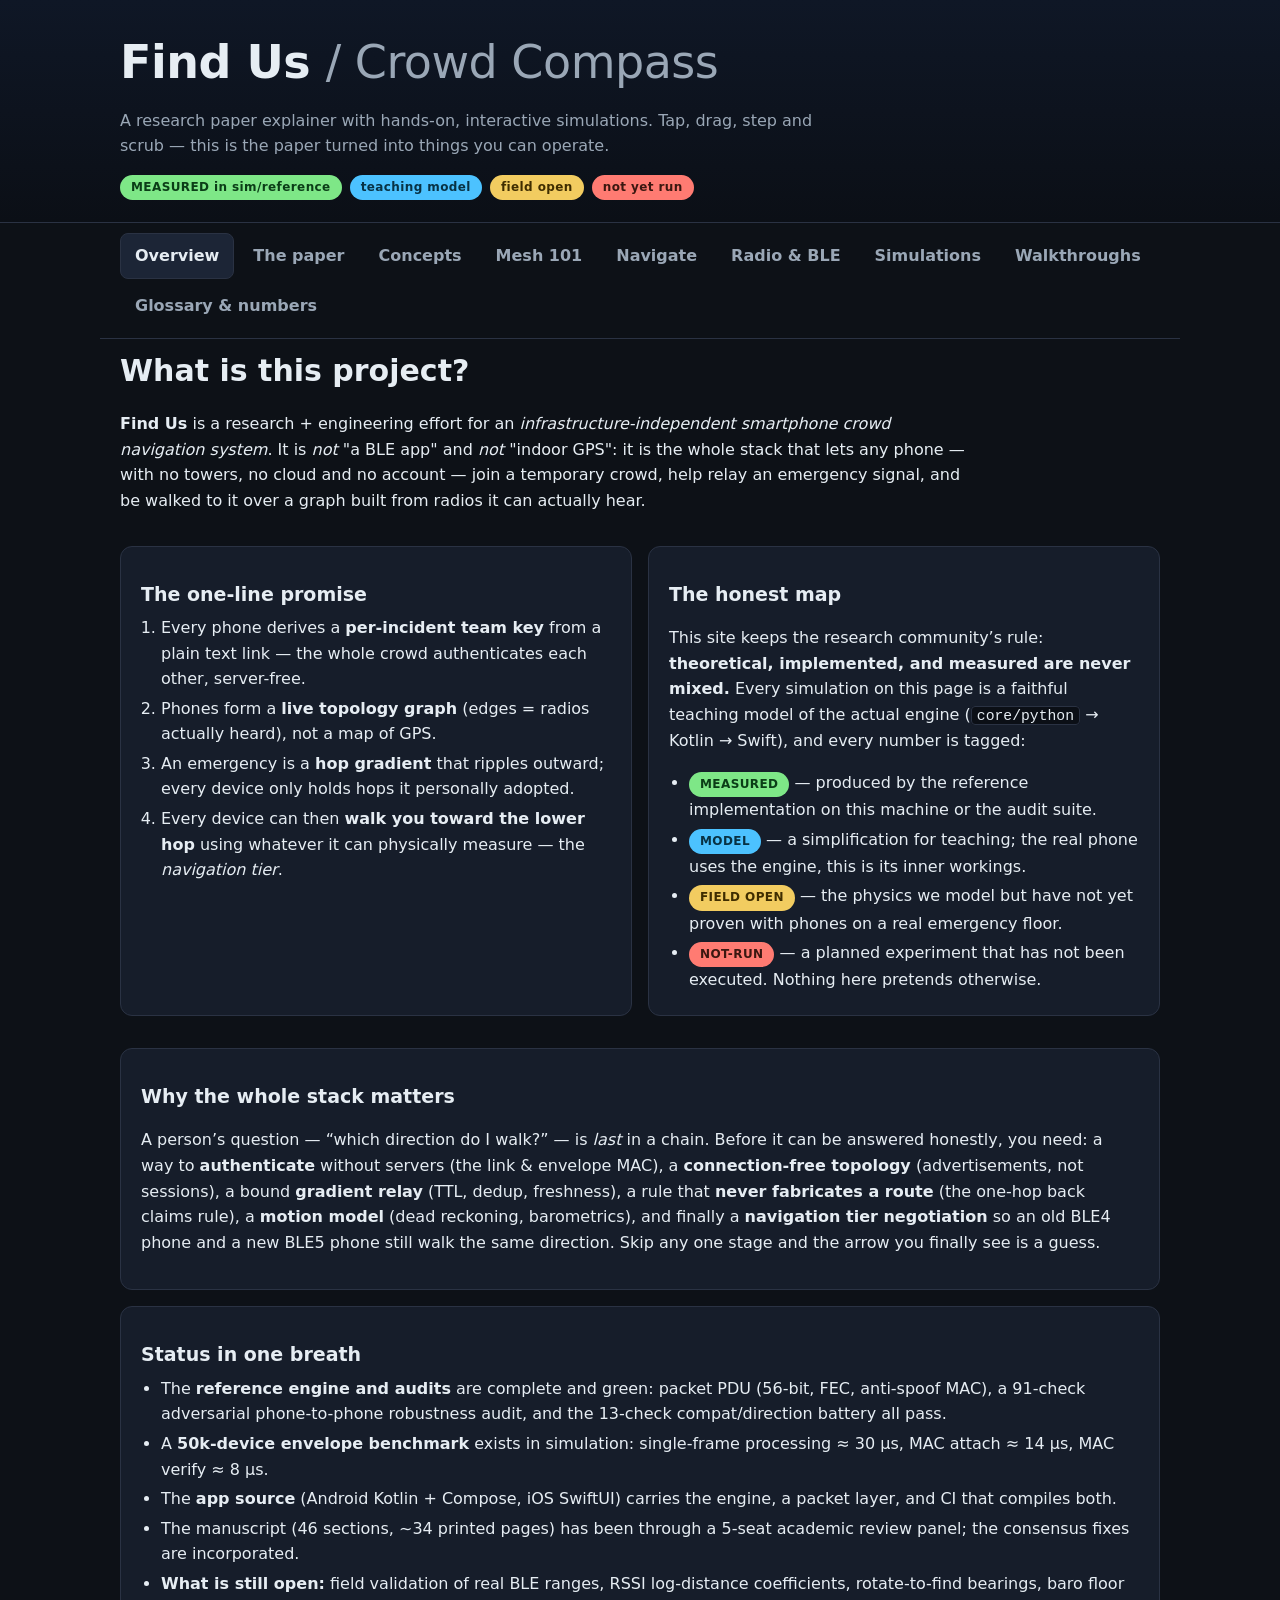
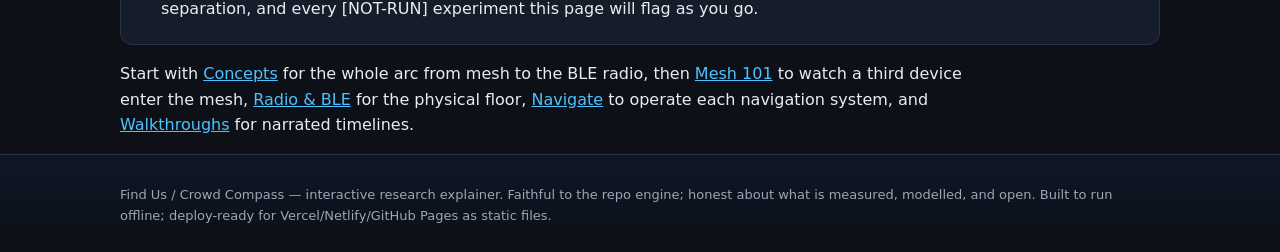
<file: docs/index.html>
<!DOCTYPE html>
<html lang="en">
<head>
<meta charset="utf-8">
<meta name="viewport" content="width=device-width, initial-scale=1, viewport-fit=cover">
<title>Find Us — From Research Paper to Working Simulation</title>
<meta name="description" content="Interactive explainer and hands-on simulations for the Find Us / Crowd Compass research: how a phone joins a crowd mesh, how each navigation system works, and what is measured vs still open.">
<meta name="theme-color" content="#0d1117">
<style>
:root {
  --bg: #0d1117;
  --bg2: #11161f;
  --panel: #161d2a;
  --panel2: #1c2536;
  --ink: #e6edf3;
  --ink-dim: #9aa7b6;
  --accent: #4cc2ff;
  --accent2: #7ee787;
  --warn: #f2cc60;
  --danger: #ff7b72;
  --line: #2a3243;
  --mono: ui-monospace, "Cascadia Code", Menlo, Consolas, monospace;
}
* { box-sizing: border-box; }
html { scroll-behavior: smooth; }
body {
  margin: 0;
  background: var(--bg);
  color: var(--ink);
  font: 16px/1.6 system-ui, -apple-system, "Segoe UI", Roboto, sans-serif;
  -webkit-tap-highlight-color: transparent;
  text-rendering: optimizeLegibility;
}
:focus-visible { outline: 2px solid var(--accent); outline-offset: 2px; }
.wrap { max-width: 1080px; margin: 0 auto; padding: 0 20px; }
a { color: var(--accent); }
code { font-family: var(--mono); font-size: .92em; background: #0b0f16; border: 1px solid var(--line); border-radius: 4px; padding: .05em .35em; }

/* masthead */
.masthead { background: linear-gradient(180deg, #0f1726, #0b0f16); border-bottom: 1px solid var(--line); }
.masthead .wrap { padding-top: 26px; padding-bottom: 22px; }
h1 { margin: 0 0 4px; font-size: clamp(30px, 5.5vw, 46px); letter-spacing: -.5px; }
h1 .sub { color: var(--ink-dim); font-weight: 500; }
.tagline { margin: 8px 0 0; color: var(--ink-dim); max-width: 72ch; }

.status-legend { display: flex; flex-wrap: wrap; gap: 8px; margin-top: 16px; }
.chip {
  display: inline-block; padding: 2px 10px; border-radius: 999px;
  font-size: 12px; font-weight: 600; letter-spacing: .4px;
  border: 1px solid transparent; white-space: nowrap;
}
.chip-measured { color: #0b3d17; background: var(--accent2); }
.chip-model { color: #083244; background: var(--accent); }
.chip-open { color: #3f2d00; background: var(--warn); }
.chip-notrun { color: #3b1710; background: var(--danger); }

/* tabs */
.tabs {
  display: flex; flex-wrap: wrap; gap: 4px;
  position: sticky; top: 0; z-index: 20;
  background: var(--bg); border-bottom: 1px solid var(--line); padding: 10px 20px;
}
.tabs a {
  color: var(--ink-dim); text-decoration: none; font-weight: 600;
  padding: 9px 14px; border-radius: 8px; border: 1px solid transparent;
  touch-action: manipulation;
}
.tabs a:hover { color: var(--ink); }
.tabs a.active { color: var(--ink); background: var(--panel2); border-color: var(--line); }
@media (max-width: 760px) {
  .tabs {
    flex-wrap: nowrap; overflow-x: auto; overscroll-behavior-x: contain;
    scrollbar-width: none; padding: 8px 12px;
  }
  .tabs::-webkit-scrollbar { display: none; }
  .tabs a { white-space: nowrap; padding: 10px 12px; }
}

/* pages */
main { padding: 26px 0 60px; }
.page { animation: fade .18s ease; }
@keyframes fade { from { opacity: 0; } to { opacity: 1; } }
.page h2 { font-size: 30px; margin: 8px 0 10px; }
.page h3 { margin: 14px 0 6px; font-size: 19px; }
.page > p { max-width: 84ch; }

.grid2 { display: grid; grid-template-columns: 1fr 1fr; gap: 16px; margin: 16px 0; }
@media (max-width: 820px) { .grid2 { grid-template-columns: 1fr; } }

.card {
  background: var(--panel); border: 1px solid var(--line);
  border-radius: 12px; padding: 18px 20px; margin: 16px 0;
}
.tight { margin: 4px 0; padding-left: 20px; }
.tight li { margin: 4px 0; }

/* accordion */
.accordion details {
  background: var(--panel); border: 1px solid var(--line);
  border-radius: 10px; margin: 10px 0; padding: 4px 14px;
}
.accordion summary {
  cursor: pointer; font-weight: 700; padding: 10px 0; color: var(--ink);
}
.accordion details[open] summary { color: var(--accent); }
.acc-body { padding: 2px 2px 14px; color: var(--ink-dim); max-width: 90ch; }

/* sims */
.sim-card { padding: 16px; }
.sim-head { display: flex; flex-wrap: wrap; align-items: center; gap: 14px; }
.sim-head h3 { margin: 0; }
.sim-controls { display: flex; flex-wrap: wrap; align-items: center; gap: 8px; margin-left: auto; }
.sim-controls button, button[data-scene] {
  background: var(--panel2); color: var(--ink); border: 1px solid var(--line);
  border-radius: 8px; padding: 6px 12px; cursor: pointer; font-weight: 600; font-size: 14px;
}
.sim-controls button:hover, button[data-scene]:hover { border-color: var(--accent); color: var(--accent); }
.sim-controls label { display: flex; align-items: center; gap: 6px; font-size: 13px; color: var(--ink-dim); }
.sim-controls input[type=range] { width: 130px; }
.sim-layout { display: grid; grid-template-columns: 1fr 340px; gap: 14px; margin-top: 12px; }
@media (max-width: 860px) { .sim-layout { grid-template-columns: 1fr; } }
.sim-canvas {
  width: 100%; height: auto; background: #0a0e14;
  border: 1px solid var(--line); border-radius: 10px; display: block;
}
.sim-readout {
  background: #0a0e14; border: 1px solid var(--line); border-radius: 10px;
  padding: 12px 14px; font-size: 13px;
}
.readout-title { margin: 4px 0; font-weight: 700; color: var(--accent); text-transform: uppercase; font-size: 11px; letter-spacing: 1px; }
.log { margin: 0; padding-left: 18px; color: var(--ink-dim); }
.log li { margin: 4px 0; }
.log-wait { color: var(--ink-dim); list-style: none; margin-left: -18px; }
.kv { display: grid; grid-template-columns: max-content 1fr; gap: 2px 12px; margin-top: 4px; }
.kv b { color: var(--ink); font-weight: 600; text-align: left; }
.kv span { color: var(--ink-dim); }
.readout-line { font-family: var(--mono); font-size: 14px; margin: 10px 2px 0; color: var(--ink-dim); }
.caption { font-size: 13px; color: var(--ink-dim); margin: 10px 2px 0; max-width: 92ch; }
.tier-status { font-size: 13px; margin: 0; color: var(--warn); }
.tier-status b { color: var(--ink); }

.tier-switch { display: flex; flex-wrap: wrap; gap: 8px; margin: 14px 0; }
.tier-switch button {
  background: var(--panel2); color: var(--ink-dim); border: 1px solid var(--line);
  border-radius: 999px; padding: 7px 14px; cursor: pointer; font-weight: 600;
}
.tier-switch button.active { color: #0b3d17; background: var(--accent2); border-color: transparent; }

/* tables */
.numtable { border-collapse: collapse; width: 100%; margin: 8px 0; }
.numtable th, .numtable td {
  text-align: left; padding: 7px 10px; border-bottom: 1px solid var(--line);
  font-size: 14px; vertical-align: top;
}
.numtable th { color: var(--accent); font-size: 12px; text-transform: uppercase; letter-spacing: .8px; }

/* glossary */
.glo dt { font-weight: 700; margin-top: 8px; color: var(--ink); }
.glo dd { margin: 0 0 2px; color: var(--ink-dim); }

/* concepts curriculum */
.concepts-jump { display: flex; flex-wrap: wrap; gap: 6px; margin: 0 0 8px; }
.concepts-jump a {
  color: var(--ink-dim); text-decoration: none; font-weight: 600; font-size: 12px;
  background: var(--panel2); border: 1px solid var(--line); border-radius: 999px; padding: 4px 12px;
}
.concepts-jump a:hover { color: var(--ink); border-color: var(--accent); }
.conch { margin: 22px 0; scroll-margin-top: 64px; }
.conch h3 { font-size: 18px; color: var(--accent); margin-bottom: 2px; }
.conlead { color: var(--ink-dim); font-size: 14px; margin: 2px 0 10px; max-width: 90ch; }
.con {
  background: var(--panel); border: 1px solid var(--line); border-left: 3px solid var(--line);
  border-radius: 8px; padding: 8px 14px 2px; margin: 8px 0;
}
.con-h { display: flex; align-items: center; gap: 10px; flex-wrap: wrap; }
.ct { font-weight: 700; color: var(--ink); }
.ca { color: var(--ink-dim); margin: 4px 0 10px; font-size: 14.5px; max-width: 90ch; }

/* walkthrough player */
.caption-list { font-family: var(--mono); font-size: 14px; color: var(--ink-dim); padding: 12px 14px; background: #0a0e14; border: 1px solid var(--line); border-radius: 10px; margin: 10px 0 0; }
.caption-list li { margin: 4px 0; }
.w-scenes { display: flex; flex-wrap: wrap; gap: 8px; margin-top: 12px; }
.scene-btn.active { color: #0b3d17; background: var(--accent2); border-color: transparent; }

footer.masthead { margin-top: 10px; border-top: 1px solid var(--line); }
footer p { color: var(--ink-dim); font-size: 13px; margin: 4px 0; }

/* --- mobile + touch polish --- */
button { touch-action: manipulation; }
input[type=range] { width: 100%; max-width: 150px; accent-color: var(--accent); }
@media (max-width: 620px) {
  .wrap { padding: 0 14px; }
  main { padding: 18px 0 48px; }
  .page h2 { font-size: 24px; }
  .card { padding: 14px 14px; border-radius: 10px; }
  .sim-card { padding: 10px; }
  .sim-controls { margin-left: 0; width: 100%; }
  .sim-controls button { flex: 1 1 auto; min-height: 38px; font-size: 15px; }
  .sim-controls label { flex-wrap: wrap; width: 100%; padding: 6px 2px; }
  .sim-controls input[type=range] { max-width: none; }
  .sim-layout { gap: 10px; }
  .readout-line { font-size: 12.5px; }
  .tier-switch button { padding: 9px 13px; }
  .concepts-jump a { padding: 6px 12px; }
  .numtable th, .numtable td { font-size: 12.5px; padding: 6px 6px; }
  .status-legend .chip { font-size: 11px; padding: 2px 8px; }
  .masthead .wrap { padding-top: 20px; padding-bottom: 16px; }
}
@media (prefers-reduced-motion: reduce) {
  html { scroll-behavior: auto; }
  .page { animation: none; }
}
</style>
</head>
<body>

<header class="masthead">
  <div class="wrap masthead-inner">
    <div>
      <h1>Find Us <span class="sub">/ Crowd Compass</span></h1>
      <p class="tagline">A research paper explainer with hands-on, interactive simulations. Tap, drag, step and scrub — this is the paper turned into things you can operate.</p>
    </div>
    <div class="status-legend">
      <span class="chip chip-measured">MEASURED in sim/reference</span>
      <span class="chip chip-model">teaching model</span>
      <span class="chip chip-open">field open</span>
      <span class="chip chip-notrun">not yet run</span>
    </div>
  </div>
</header>

<nav class="tabs wrap" id="tabs">
  <a href="#overview" data-tab="overview">Overview</a>
  <a href="#paper" data-tab="paper">The paper</a>
  <a href="#concepts" data-tab="concepts">Concepts</a>
  <a href="#mesh" data-tab="mesh">Mesh 101</a>
  <a href="#navigate" data-tab="navigate">Navigate</a>
  <a href="#radio" data-tab="radio">Radio &amp; BLE</a>
  <a href="#sim" data-tab="sim">Simulations</a>
  <a href="#videos" data-tab="videos">Walkthroughs</a>
  <a href="#facts" data-tab="facts">Glossary &amp; numbers</a>
</nav>

<main class="wrap">

  <!-- ===================== OVERVIEW ===================== -->
  <section class="page" id="tab-overview" data-page="overview">
    <h2>What is this project?</h2>
    <p><strong>Find Us</strong> is a research + engineering effort for an <em>infrastructure-independent smartphone crowd navigation system</em>. It is <em>not</em> "a BLE app" and <em>not</em> "indoor GPS": it is the whole stack that lets any phone — with no towers, no cloud and no account — join a temporary crowd, help relay an emergency signal, and be walked to it over a graph built from radios it can actually hear.</p>

    <div class="grid2">
      <div class="card">
        <h3>The one-line promise</h3>
        <ol class="tight">
          <li>Every phone derives a <strong>per-incident team key</strong> from a plain text link — the whole crowd authenticates each other, server-free.</li>
          <li>Phones form a <strong>live topology graph</strong> (edges = radios actually heard), not a map of GPS.</li>
          <li>An emergency is a <strong>hop gradient</strong> that ripples outward; every device only holds hops it personally adopted.</li>
          <li>Every device can then <strong>walk you toward the lower hop</strong> using whatever it can physically measure — the <em>navigation tier</em>.</li>
        </ol>
      </div>
      <div class="card">
        <h3>The honest map</h3>
        <p>This site keeps the research community&rsquo;s rule: <strong>theoretical, implemented, and measured are never mixed.</strong> Every simulation on this page is a faithful teaching model of the actual engine (<code>core/python</code> → Kotlin → Swift), and every number is tagged:</p>
        <ul class="tight">
          <li><span class="chip chip-measured">MEASURED</span> — produced by the reference implementation on this machine or the audit suite.</li>
          <li><span class="chip chip-model">MODEL</span> — a simplification for teaching; the real phone uses the engine, this is its inner workings.</li>
          <li><span class="chip chip-open">FIELD OPEN</span> — the physics we model but have not yet proven with phones on a real emergency floor.</li>
          <li><span class="chip chip-notrun">NOT-RUN</span> — a planned experiment that has not been executed. Nothing here pretends otherwise.</li>
        </ul>
      </div>
    </div>

    <div class="card">
      <h3>Why the whole stack matters</h3>
      <p>A person&rsquo;s question — &ldquo;which direction do I walk?&rdquo; — is <em>last</em> in a chain. Before it can be answered honestly, you need: a way to <strong>authenticate</strong> without servers (the link &amp; envelope MAC), a <strong>connection-free topology</strong> (advertisements, not sessions), a bound <strong>gradient relay</strong> (TTL, dedup, freshness), a rule that <strong>never fabricates a route</strong> (the one-hop back claims rule), a <strong>motion model</strong> (dead reckoning, barometrics), and finally a <strong>navigation tier negotiation</strong> so an old BLE4 phone and a new BLE5 phone still walk the same direction. Skip any one stage and the arrow you finally see is a guess.</p>
    </div>

    <div class="card">
      <h3>Status in one breath</h3>
      <ul class="tight">
        <li>The <strong>reference engine and audits</strong> are complete and green: packet PDU (56-bit, FEC, anti-spoof MAC), a 91-check adversarial phone-to-phone robustness audit, and the 13-check compat/direction battery all pass.</li>
        <li>A <strong>50k-device envelope benchmark</strong> exists in simulation: single-frame processing ≈ 30&nbsp;µs, MAC attach ≈ 14&nbsp;µs, MAC verify ≈ 8&nbsp;µs.</li>
        <li>The <strong>app source</strong> (Android Kotlin + Compose, iOS SwiftUI) carries the engine, a packet layer, and CI that compiles both.</li>
        <li>The manuscript (46 sections, ~34 printed pages) has been through a 5-seat academic review panel; the consensus fixes are incorporated.</li>
        <li><strong>What is still open:</strong> field validation of real BLE ranges, RSSI log-distance coefficients, rotate-to-find bearings, baro floor separation, and every [NOT-RUN] experiment this page will flag as you go.</li>
      </ul>
    </div>

    <p class="navhint">Start with <a href="#concepts">Concepts</a> for the whole arc from mesh to the BLE radio, then <a href="#mesh">Mesh 101</a> to watch a third device enter the mesh, <a href="#radio">Radio &amp; BLE</a> for the physical floor, <a href="#navigate">Navigate</a> to operate each navigation system, and <a href="#videos">Walkthroughs</a> for narrated timelines.</p>
  </section>

  <!-- ===================== THE PAPER ===================== -->
  <section class="page" id="tab-paper" data-page="paper" hidden>
    <h2>The paper, unpacked</h2>
    <p>The full manuscript is 46 sections. This page is the explainer version — the ideas and the proof structure, with the honest gaps left visible. The raw artifacts are downloadable at the bottom.</p>

    <div class="accordion">
      <details open>
        <summary>1 · The problem — why this is hard</summary>
        <div class="acc-body">
          <p>Indoor, mass-casualty, or disaster scenes have no working infrastructure. Prior art splits into two camps that never meet in one phone:<strong>location systems</strong> (need hardware: UWB anchors, AoA arrays, GPS, or a trained fingerprint map) and <strong>mesh messengers</strong> (send bytes, but never say which way to walk). This project asks for the whole thing on ordinary phones: a mesh, a route, and a voice that says &ldquo;move toward that face&rdquo; — using only measurables a commodity phone exposes.</p>
        </div>
      </details>
      <details>
        <summary>2 · Prior-art lineage — what we built on</summary>
        <div class="acc-body">
          <p>The design is a synthesis, not a novelty-sausage machine. Its typed fuses are drawn from: <strong>directed diffusion</strong> (interest gradients), <strong>DV-hop / APS</strong> (hop-count space), <strong>Doherty et al.&rsquo;s location-free topology</strong>, and <strong>AFL</strong> (spring-embedding rigidity). The manuscript credits each lineage in its references. The honest contribution is the <em>integration plus the honesty rules</em>: an offline team-key identity layer, a connection-free topology, and a gradient that is structurally forbidden from fabricating a route.</p>
        </div>
      </details>
      <details>
        <summary>3 · Architecture — eleven layers</summary>
        <div class="acc-body">
          <p>The paper decomposes the whole system into <strong>eleven layers</strong>, bottom-up (§12.1): <strong>1</strong> Radio plausibility — byte-floor facts (BLE ceilings, 3 advert channels, body-shadowing). <strong>2</strong> Link/discovery — advertising cadence, dual-role, half-duplex trades. <strong>3</strong> Packet/coding — 56-bit PDU + Hamming(7,4) ECC, v2/v3 compat. <strong>4</strong> Hop/relay — the four-rule gate (relay / forward / suppress / cache). <strong>5</strong> Routing graph — lazily-built label/route graph with distance/direction/uncertainty edges. <strong>6</strong> Gradient — SOS distance-to-source labels; ghost-safe. <strong>7</strong> Spatial graph (VRLG) — virtual relative landmark graph, the &ldquo;where&rdquo; answer-buffer. <strong>8</strong> Consistency engine — cross-checks, cheat-edge rejection, the anti-rumor authority. <strong>9</strong> Navigation rendering — arrow, edge-icons, path, orbital modes. <strong>10</strong> Terminal UI — glanceability, SOS arm via press/motion/voice, accessibility. <strong>11</strong> Platform compliance — Android/iOS admission control, permissions, background survival.</p>
          <p>The whole-paper claim is <em>integration across all eleven</em> — no single layer is state-of-the-art alone, the coupling is the contribution.</p>
        </div>
      </details>
      <details>
        <summary>4 · The one-hop honesty rule (the heart)</summary>
        <div class="acc-body">
          <p>Any device at hop <code>H &gt; 0</code> <strong>only advertises hop H while it can still hear a live claim of hop H−1</strong>. If the fresher claim disappears, the device stops advertising — and the gradient collapses one ring at a time from the origin outward. This is what prevents &ldquo;ghost gradients&rdquo;: phantom routes that keep pointing people at a rescue that already ended. You can watch this happen live in the <a href="#sim">Gradient simulation</a> by switching the origin off.</p>
        </div>
      </details>
      <details>
        <summary>5 · Guidance and the conditional direction lemma</summary>
        <div class="acc-body">
          <p>The guidance module proves (under a condition — §25.3 of the manuscript) that if a path of live H−1 claims exists to you, your next hop is on a path to the origin. The caveat is stated, not hidden: the lemma holds given the freshness condition and given neighbor claims are honest. The reviewer panel flagged exactly this class of assumption; the manuscript marks it <em>provisional on the E31/E32 experiments</em> which have not been run.</p>
        </div>
      </details>
      <details>
        <summary>6 · Security without a server</summary>
        <div class="acc-body">
          <p>Identity is <strong>per incident</strong> and pseudonymous. The link is the only secret distribution: anyone who scans it derives the same team key. Frames carry a rolling envelope MAC over (SOS_ID ‖ EPOCH ‖ PKT_TYPE) so a foreign frame is rejected before any graph write — the audit replays, forges and floods all day and the graph never moves. Privacy governance (§: "Identity & governance") explains what a pseudonym is and is not: a phone number of sorts that dies with the incident.</p>
        </div>
      </details>
      <details>
        <summary>7 · What the reviewer panel did</summary>
        <div class="acc-body">
          <p>The manuscript was passed through a 5-seat peer panel (Journal-fit + 3 reviews + Devil&rsquo;s Advocate), verdict <strong>MAJOR REVISION</strong>. The consensus fixes are already in: placeholder numbers killed, every point estimate anchored to a run-id (<code>exp_002_trickle</code>, <code>exp_009_async_trickle</code>, <code>exp_011_ar_gated_pdr</code>, <code>exp_012_terminal_handoff</code>), qualitative findings marked with their method (e.g. <code>[RES: qualitative]</code>), and every executed vs reported step cross-checked in the paper&rsquo;s Appendix J.1 audit.</p>
        </div>
      </details>
      <details>
        <summary>8 · Ethics and retention</summary>
        <div class="acc-body">
          <p>No account, no cloud, no behavioural tracking. An incident key can be retired by the incident creator; responders in the same incident share a capability-negotiated view. The manuscript discusses when retaining hops is a feature (disaster audit) vs a risk (civilian crowds) and does not pretend both can be simultaneously maximised.</p>
        </div>
      </details>
      <details>
        <summary>9 · Research questions and honest answers</summary>
        <div class="acc-body">
          <p>The paper is organised around research questions (RQ1–RQ12). Each has a status: answered in simulation (with run-id), <em>qualitative</em>, or <em>provisional on a field experiment</em>. RQ4&rsquo;s adoption target and RQ11&rsquo;s heading threshold were two places the panel found made-up-looking numbers; both are now explicit measured targets or marked provisional — nothing is silently rounded.</p>
        </div>
      </details>
    </div>

    <div class="card">
      <h3>Read the real artifacts</h3>
      <ul class="tight">
        <li><a href="https://raw.githubusercontent.com/derickharshal285-design/find-us-crowd-compass/main/research/paper/01_manuscript.md" target="_blank" rel="noopener" download>01_manuscript.md</a> — full 46-section manuscript (markdown)</li>
        <li><a href="https://raw.githubusercontent.com/derickharshal285-design/find-us-crowd-compass/main/research/paper/01_manuscript.pdf" target="_blank" rel="noopener" download>01_manuscript.pdf</a> — printed manuscript (~34 pages)</li>
        <li><a href="https://raw.githubusercontent.com/derickharshal285-design/find-us-crowd-compass/main/research/paper/ip/00_ip_analysis.md" target="_blank" rel="noopener" download>IP analysis (markdown)</a> and <a href="https://raw.githubusercontent.com/derickharshal285-design/find-us-crowd-compass/main/research/paper/ip/00_ip_analysis.pdf" target="_blank" rel="noopener" download>PDF</a> — candidate-property review</li>
        <li><a href="https://raw.githubusercontent.com/derickharshal285-design/find-us-crowd-compass/main/research/paper/review/01_editorial_decision_v1.md" target="_blank" rel="noopener" download>Editorial decision v1</a> — the panel verdict and consensus fixes</li>
        <li><a href="https://raw.githubusercontent.com/derickharshal285-design/find-us-crowd-compass/main/research/research-log.md" target="_blank" rel="noopener" download>Research log</a> — every cycle, including the CI and app cycles</li>
      </ul>
    </div>
  </section>

  <!-- ===================== MESH 101 ===================== -->
  <section class="page" id="tab-mesh" data-page="mesh" hidden>
    <h2>Mesh 101 — how a device enters the mesh</h2>
    <p>The exact thing people ask: <strong>&ldquo;how does a third person join a working mesh?&rdquo;</strong> It is six small steps, each honest. This page walks them with the real model: press <em>step</em> to advance the story of a new device walking into range of a live rescue.</p>

    <div class="card">
      <h3>The six steps</h3>
      <ol class="tight">
        <li><strong>Link.</strong> Someone gives you the incident link (a chat, a QR, a printed card). <code>incident://…</code></li>
        <li><strong>Key.</strong> Your phone derives the same team key everyone else derived from the same link. No server, no sync, no account.</li>
        <li><strong>Scan.</strong> You begin dual-role: advertise your own identity, listen for others. Advertising itself is a packet you broadcast — even a joining phone is heard instantly.</li>
        <li><strong>Authenticate.</strong> Every frame you hear must pass the rolling envelope MAC before it can touch your graph. A stranger&rsquo;s frame is counted and dropped.</li>
        <li><strong>Adopt.</strong> A neighbour&rsquo;s live hop-3 claim is fresher than yours, so you adopt hop 4 (within TTL). You now hold one honest number.</li>
        <li><strong>Back it.</strong> You may now advertise hop 4 — but only while that hop-3 claim stays live. The moment it dies, you fall silent. No ghosts.</li>
      </ol>
    </div>

    <div class="card sim-card">
      <div class="sim-head">
        <h3>Interactive: a third device walks in</h3>
        <div class="sim-controls">
          <button data-sim-btn="reset">Reset</button>
          <button data-sim-btn="step">Step ▸</button>
          <button data-sim-btn="play">Auto ▶</button>
          <button data-sim-btn="pause">❚❚</button>
        </div>
      </div>
      <div class="sim-layout">
        <canvas class="sim-canvas" data-sim="mesh-entry" width="840" height="420"></canvas>
        <aside class="sim-readout" id="mesh-readout">
          <p class="readout-title">Device log</p>
          <ol id="mesh-log" class="log"><li class="log-wait">Press <em>Step</em> to begin.</li></ol>
          <p class="readout-title">State</p>
          <div id="mesh-state" class="kv"></div>
        </aside>
      </div>
      <p class="caption">Model faithful to <code>DeviceApp</code> / <code>SosEngine</code> in the repo (same adoption, freshness and one-hop rules). This is a teaching canvas, not telemetry from a field run.</p>
    </div>

    <div class="grid2">
      <div class="card">
        <h3>Frequently shorthanded answers</h3>
        <p><strong>&ldquo;Is it like offline WhatsApp?&rdquo;</strong> Partly: bytes hop phone-to-phone. But it also carries a <em>gradient</em> — numbers that say &ldquo;I am 4 hops from the zero&rdquo; — and a <em>conscience</em> that refuses to repeat a number it can no longer back.</p>
        <p><strong>&ldquo;Does everyone need the same app?&rdquo;</strong> Everyone in the incident needs a Find Us build. Cross-app participation is future work; the packet and key formats are published so a second implementer could interop.</p>
        <p><strong>&ldquo;What if nobody&rsquo;s nearby?&rdquo;</strong> A lone phone carries nothing except its own heartbeats. The mesh is connection-free; presence is measured by hearing, and hearing needs a radio neighbour.</p>
      </div>
      <div class="card">
        <h3>What a topology edge really means</h3>
        <p>An edge between two phones is <em>not</em> &ldquo;we&rsquo;re friends&rdquo;. It is: <strong>you were heard recently on the advertising channel.</strong> The graph expires nodes after 120&nbsp;s and edges after 60&nbsp;s of silence, so the topology tracks physical reach, not a buddy list. A cold corridor suddenly separating two phones poisons exactly one edge.</p>
      </div>
    </div>
  </section>

  <!-- ===================== NAVIGATE ===================== -->
  <section class="page" id="tab-navigate" data-page="navigate" hidden>
    <h2>Navigate — how each navigation system works</h2>
    <p>A phone never has GPS indoors. It therefore picks the <strong>strongest tier it can honestly measure on this link</strong>. The tiers, weakest to strongest; select one to operate it:</p>

    <div class="tier-switch" id="tier-switch">
      <button data-tier="gradient" class="active">Hop gradient</button>
      <button data-tier="rssiBand">RSSI band</button>
      <button data-tier="rssiLog">RSSI log-distance</button>
      <button data-tier="heading">Compass heading</button>
      <button data-tier="motion">IMU motion vector</button>
      <button data-tier="sweep">Rotate-to-find</button>
      <button data-tier="baro">Elevation / floor</button>
    </div>

    <div class="card sim-card">
      <div class="sim-head">
        <h3 id="tier-title">Hop gradient</h3>
        <div class="sim-controls">
          <button data-sim-btn="reset">Reset</button>
          <button data-sim-btn="play">Animate ▶</button>
          <button data-sim-btn="pause">❚❚</button>
        </div>
        <p class="tier-status" id="tier-status"></p>
      </div>
      <div class="sim-layout">
        <canvas class="sim-canvas" data-sim="tiers" width="840" height="420"></canvas>
        <aside class="sim-readout" id="tier-readout">
          <p class="readout-title">How it works</p>
          <div id="tier-desc" class="kv"></div>
        </aside>
      </div>
      <p class="caption" id="tier-caption"></p>
    </div>
  </section>

  <!-- ===================== CONCEPTS ===================== -->
  <section class="page" id="tab-concepts" data-page="concepts" hidden>
    <h2>Every concept, from mesh to the BLE radio</h2>
    <p>Eleven chapters walking the whole research in order: why it exists, how the mesh is built, how the mesh navigates, and finally what happens at the BLE radio and direction-finding floor. Each entry answers one concept and is tagged with its evidence band (<code>CAN</code> / <code>IMP</code> / <code>RES</code> / <code>PRO</code> / <code>FAIL</code> / <code>NOT-RUN</code>) — nothing is presented as measured if it isn't. Expand any chapter or jump straight to <a href="#radio">Radio &amp; BLE</a> for the physical floor.</p>
    <div id="concepts-root"></div>
  </section>

  <!-- ===================== RADIO & BLE ===================== -->
  <section class="page" id="tab-radio" data-page="radio" hidden>
    <h2>Radio &amp; BLE — the physical floor of the whole stack</h2>
    <p>Everything above rides on BLE <strong>advertising</strong>, not connections. This page is the radio truth: the 3 channels, the byte ceilings, the half-duplex reality, and — because it is the most-asked question — <strong>how direction is and is not obtained</strong> on commodity phones.</p>

    <div class="card sim-card">
      <div class="sim-head">
        <h3>Advertising channels, half-duplex trades &amp; the byte budget</h3>
        <div class="sim-controls">
          <button data-sim-btn="reset">Reset</button>
          <button data-sim-btn="play">Run ▶</button>
          <button data-sim-btn="pause">❚❚</button>
        </div>
      </div>
      <canvas class="sim-canvas" data-sim="radio" width="840" height="430"></canvas>
      <p id="radio-readout" class="readout-line"></p>
      <p class="caption"><span class="chip chip-measured">CAN</span> BLE facts (Bluetooth Core Spec 5.1): 40 channels, 3 advertising, legacy 31 B / Type-0xFF 27 B / iOS dual-AD ≤ 23 B ceilings. Teaching canvas of the <em>cadence &amp; trade</em>, not a radio trace.</p>
    </div>

    <div class="card sim-card">
      <div class="sim-head">
        <h3>Direction finding — what commodity phones can and cannot do</h3>
        <div class="sim-controls">
          <button data-sim-btn="reset">Reset</button>
          <button data-sim-btn="play">Sweep ▶</button>
          <button data-sim-btn="pause">❚❚</button>
        </div>
      </div>
      <canvas class="sim-canvas" data-sim="dirfind" width="840" height="430"></canvas>
      <p id="dirfind-readout" class="readout-line"></p>
      <p class="caption"><span class="chip chip-measured">CAN</span> AoA/AoD need a switched array + CTE IQ sampling — absent on phones. <span class="chip chip-open">FIELD OPEN</span> swept-RSSI bearings are RSSI-class, provisional on E17 (<code>NOT-RUN</code>). This canvas is the honest spectrum of choices, not a claim of measured precision.</p>
    </div>

    <div class="accordion">
      <details open>
        <summary>The BLE radio reality (advertising vs connections)</summary>
        <div class="acc-body">
          <p>BLE has <strong>40 RF channels</strong> (0–39); <strong>3 (37–39) are dedicated to advertising</strong>, the rest are data channels. Advertising packets ride the 3; data rides the 37. Discovery is a coordination problem: schedule, channel, and concurrency must be traded (<code>§13.1</code>).</p>
          <p>Find Us deliberately builds its topology on advertising/discovery — <strong>not GATT connections</strong>. Nodes exchange state as half-duplex trades (my advert meets your scan); they never open a connection per neighbour. This is structurally decisive: Android/iOS cap concurrent connections (~8 system-wide), but that cache throttles <em>connected</em> topologies, not broadcast activity. A node's effective degree is bounded by radio duty-cycle and energy budget, not by the OS connection cache (<code>§13.3a</code>, critique 39.2).</p>
        </div>
      </details>
      <details>
        <summary>The byte ceilings that force the packet design</summary>
        <div class="acc-body">
          <ul>
            <li>Legacy advertising PDU payload: <strong>31 B</strong> total.</li>
            <li>Type 0xFF (manufacturer) block inside it: <strong>27 B</strong> usable.</li>
            <li>Custom AD record: up to <strong>29 B</strong>.</li>
            <li>iOS background advertising serializes/coalesces to <strong>≤ 23 B (dual-AD)</strong>; extra records go to an overflow area — delivered, but delayed and not on a guaranteed cadence.</li>
            <li>Android 12+ requires the nearby/fine-location advisory for BLE scanning/advertising; iOS requires background modes; both throttle in background.</li>
          </ul>
          <p>These ceilings are why the core payload is <strong>56 bits + Hamming(7,4) ECC = 13 bytes</strong>: it fits Type-0xFF (27 B) and the iOS dual-AD (23 B) with headroom, and the <code>BLEFraming</code> dual-AD scheme pads it exactly into the iOS-safe shape (<code>§14.6</code>).</p>
        </div>
      </details>
      <details>
        <summary>Half-duplex, energy asymmetry, and the meeting problem</summary>
        <div class="acc-body">
          <p>Two devices meet as a <strong>trade</strong>: A's advertisement and B's scan window must overlap in time (and channel). The system uses a <em>willing-to-advertise</em> discipline — advertise frequently when metadata forks, less when quiescent; scan with a duty cycle that protects energy; treat discovery as stochastic, not scheduled (<code>§13.2</code>).</p>
          <p>Radio economics reshape the protocol: transmitting an advert slot is cheap (~1.32 µAh/s in the constant model) while <em>listening</em> is ~10× (≈14.23 µAh/s at 10 Hz scan). So the protocol <strong>spends broadcast slots and hoards listen time</strong> — plus local-report absorption so nodes don't re-broadcast whole neighbourhoods (<code>§13.4</code>).</p>
        </div>
      </details>
      <details>
        <summary>Direction finding: AoA/AoD vs swept-RSSI (the honest answer)</summary>
        <div class="acc-body">
          <p><strong>BLE 5.1 AoA/AoD</strong> (constant-tone extension + IQ phase sampling) requires a <em>switched antenna array</em> in the locator — a physical antenna array commodity smartphones do not have. AoD additionally requires a fixed beacon array, which violates the infrastructure-less contract. The adversarial critique is correct here and is <strong>baked into the design</strong>: Find Us never carried AoA IQ streams (<code>§39.1</code>).</p>
          <p>What a commodity phone actually does for direction:</p>
          <ul>
            <li><strong>Swept-RSSI / rotate-to-find:</strong> rotate 360°, log RSSI against device bearing, take the peak. RSSI-class observation, not a phase array. Bearings are <em>provisional on E17</em> — flagged <span class="chip chip-open">FIELD OPEN</span>, <code>NOT-RUN</code>.</li>
            <li><strong>Torso-shadowing cardioid:</strong> your body occludes ~50 dB behind you; a rotation scan reads as a cardioid pattern, giving a bearing toward the peer — the terminal-handoff exploit (run <code>exp_012_terminal_handoff</code>).</li>
            <li><strong>Multi-witness consistency:</strong> any single bearing is demoted unless closed-cycle cross-checks agree — no single-source bearing is ever promoted to EXACT tier.</li>
            <li><strong>Optional accelerants:</strong> if a device has an array (some tablets/enterprise), protocol negotiates a <code>DirectionCapability</code> flag and upgrades edge quality — never requires it. Future UWB / channel-sounding plays the same optional role.</li>
          </ul>
          <p>Bottom line, from the manuscript: the way out of a direction hole is <em>corruptible-but-correctable witnesses</em>, not global trilateration and never a phase array.</p>
        </div>
      </details>
      <details>
        <summary>Why the packet is connection-free and OS-safe</summary>
        <div class="acc-body">
          <p>The core frame (13 B) fits all ceilings; extensions chunk via <code>seq</code>-trie reassembly. The <code>BLEFraming</code> dual-AD injects a 16-bit Service-UUID anchor (0xFC00) — mandatory so background iOS scanning with a service-UUID filter sees the packet at all (manufacturer-data-only is invisible to locked iPhones, Task 01 finding) — then carries the payload inside the ≤ 23 B iOS-safe shape. This is deployed in both the Kotlin and Swift <code>BLEFraming</code>.</p>
        </div>
      </details>
    </div>
  </section>

  <!-- ===================== SIMULATIONS ===================== -->
  <section class="page" id="tab-sim" data-page="sim" hidden>
    <h2>Simulations — the engine, operated</h2>
    <p>Four teaching simulations built from the actual engine&rsquo;s parameters (TTL 8, node expiry 120&nbsp;s, edge 60&nbsp;s, freshness 120&nbsp;s, dedup window 20k, Trickle window ~1200&nbsp;ms with jitter). These are the same models <code>core/python</code> runs; here you get the controls.</p>

    <div class="card sim-card">
      <h3>Gradient onboarding &amp; the one-hop ghost rule</h3>
      <div class="sim-controls">
        <button data-sim-btn="reset">Reset</button>
        <button data-sim-btn="play">Run ▶</button>
        <button data-sim-btn="pause">❚❚</button>
        <label>Signal range <input type="range" id="g-range" min="80" max="240" value="150"></label>
        <label><input type="checkbox" id="g-fail"> Origin goes silent at t = 40 s</label>
      </div>
      <canvas class="sim-canvas" data-sim="gradient" width="840" height="420"></canvas>
      <p id="gradient-readout" class="readout-line"></p>
      <p class="caption">Watch rings of hop numbers radiate from the origin. Then enable <em>origin silent</em> and see the gradient collapse one ring at a time — each device stops advertising the moment its fresher claim dies. That is the ghost-kill in action. <span class="chip chip-model">MODEL (faithful rules)</span></p>
    </div>

    <div class="card sim-card">
      <h3>Trickle — bounded broadcast load</h3>
      <p>Each device advertises a short frame on a <strong>jittered slot</strong>, resting between slots. Even a 50k crowd is O(k) small frames/s per receiver, not O(N).</p>
      <div class="sim-controls">
        <button data-sim-btn="reset">Reset</button>
        <button data-sim-btn="play">Run ▶</button>
        <button data-sim-btn="pause">❚❚</button>
        <label>Devices <input type="range" id="t-count" min="3" max="30" value="12"></label>
      </div>
      <canvas class="sim-canvas" data-sim="trickle" width="840" height="200"></canvas>
      <p id="trickle-readout" class="readout-line"></p>
      <p class="caption">Strips are devices; bars are advert bursts, slots jittered so bursts rarely collide. The duty-cycle readout shows steady-state airtime per device. Reproduces the <code>exp_002_trickle</code> run family in miniature.</p>
    </div>

    <div class="card sim-card">
      <h3>SOS flood, dedup, and rejections</h3>
      <div class="sim-controls">
        <button data-sim-btn="reset">Reset</button>
        <button data-sim-btn="play">Run ▶</button>
        <button data-sim-btn="pause">❚❚</button>
        <label>Foreign spam/s <input type="range" id="d-spam" min="0" max="200" value="40"></label>
      </div>
      <canvas class="sim-canvas" data-sim="dedup" width="840" height="220"></canvas>
      <p id="dedup-readout" class="readout-line"></p>
      <p class="caption">Duplicates are absorbed by the dedup window; foreign frames are counted, MAC-rejected, and never touch the graph. Bars: accepted gradient updates vs rejected forge attempts.</p>
    </div>

    <div class="card sim-card">
      <h3>Cached mule burst — carrying a gradient across a gap</h3>
      <div class="sim-controls">
        <button data-sim-btn="reset">Reset</button>
        <button data-sim-btn="play">Run ▶</button>
        <button data-sim-btn="pause">❚❚</button>
      </div>
      <canvas class="sim-canvas" data-sim="mule" width="840" height="300"></canvas>
      <p id="mule-readout" class="readout-line"></p>
      <p class="caption">A &ldquo;mule&rdquo; (a pedestrian, a runner with a phone, a drone) crosses a radio gap and bursts its cached gradient to the far side, letting a second mesh light up. Store-and-forward with the <code>MULE_STORE_FORWARD</code> flag is a first-class packet type in the PDU.</p>
    </div>

    <div class="card">
      <h3>Measured numbers the reference actually produced</h3>
      <table class="numtable">
        <thead><tr><th>Quantity</th><th>Value</th><th>Tag</th></tr></thead>
        <tbody>
          <tr><td>One-frame processing (packet→MAC→graph)</td><td>≈ 30.4 µs</td><td><span class="chip chip-measured">MEASURED</span></td></tr>
          <tr><td>Envelope MAC attach / verify</td><td>≈ 13.9 µs / 7.7 µs</td><td><span class="chip chip-measured">MEASURED</span></td></tr>
          <tr><td>Robustness audit, adversarial checks</td><td>91 / 91 pass</td><td><span class="chip chip-measured">MEASURED</span></td></tr>
          <tr><td>Compat / direction battery</td><td>13 / 13 pass</td><td><span class="chip chip-measured">MEASURED</span></td></tr>
          <tr><td>Packet PDU cases</td><td>2,240 boundary + 100,000 random round-trips</td><td><span class="chip chip-measured">MEASURED</span></td></tr>
          <tr><td>Rotate-to-find bearing accuracy</td><td>provisional on sweep</td><td><span class="chip chip-open">FIELD OPEN</span></td></tr>
          <tr><td>RSSI log-distance coefficients (walls, crowds)</td><td>—</td><td><span class="chip chip-notrun">NOT-RUN</span></td></tr>
          <tr><td>Baro floor separation under HVAC drafts</td><td>—</td><td><span class="chip chip-notrun">NOT-RUN</span></td></tr>
        </tbody>
      </table>
      <p class="caption">Source: <code>core/data/crowd_benchmark.json</code>, <code>tests/robustness_suite.py</code>, <code>core/python/packet_v2.py</code> — all run on this machine, all ≥ 13 days old, none from field phones.</p>
    </div>
  </section>

  <!-- ===================== WALKTHROUGHS ===================== -->
  <section class="page" id="tab-videos" data-page="videos" hidden>
    <h2>Walkthroughs — narrated timelines you can scrub</h2>
    <p><strong>Honest framing:</strong> there is no camera footage of a field rescue. These are <em>animated timelines</em> — frame-by-frame simulations of the engine&rsquo;s own logs playing at 30 steps/s. They behave like videos: play, pause, scrub, and step through captions. When field experiments are run, equivalent real footage will replace or reinforce them.</p>

    <div class="card">
      <div class="sim-head">
        <h3 id="w-title">Walkthrough 1 · The crowd flood</h3>
        <div class="sim-controls">
          <button data-sim-btn="reset">Reset</button>
          <button data-sim-btn="play">Play ▶</button>
          <button data-sim-btn="pause">Pause ❚❚</button>
          <label>Scrub <input type="range" id="w-scrub" min="0" max="300" value="0"></label>
        </div>
      </div>
      <canvas class="sim-canvas" data-sim="player" width="840" height="420"></canvas>
      <ol id="w-caption" class="caption-list"><li>An emergency starts at the origin (red). It is the only device that holds hop 0.</li></ol>
      <div class="w-scenes">
        <button data-scene="0" class="scene-btn active">1 · Crowd flood</button>
        <button data-scene="1" class="scene-btn">2 · Mule across a gap</button>
        <button data-scene="2" class="scene-btn">3 · Handoff &amp; ghost collapse</button>
      </div>
    </div>
    <p class="caption"><span class="chip chip-model">MODEL</span> These are scripted from engine rules, not a recording. Scrub freely — scenes are deterministic (same seed → same frame).</p>
  </section>

  <!-- ===================== FACTS ===================== -->
  <section class="page" id="tab-facts" data-page="facts" hidden>
    <h2>Glossary &amp; reference numbers</h2>
    <div class="grid2">
      <div class="card">
        <h3>Terms</h3>
        <dl class="glo">
          <dt>Hop</dt><dd>The number of adopted radio steps from the emergency origin. Origin = hop 0.</dd>
          <dt>Gradient</dt><dd>Per-device table: which neighbour claims which hop, and how fresh.</dd>
          <dt>Envelope MAC</dt><dd>16-bit rolling authenticator over (SOS_ID ‖ EPOCH ‖ PKT_TYPE), keyed by the incident team key.</dd>
          <dt>Trickle</dt><dd>Jittered, duty-cycled broadcast rhythm — small frames, often, predictably but not colliding.</dd>
          <dt>Dedup window</dt><dd>Bound on packets re-entering the gradient state; 20,000-frame horizon in the engine.</dd>
          <dt>Freshness / expiry</dt><dd>Nodes die at 120 s, edges at 60 s in the reference; a route claim is &ldquo;live&rdquo; for 120 s.</dd>
          <dt>Nav tier</dt><dd>The lowest mutually measurable navigation signal two phones agree on.</dd>
          <dt>Mule</dt><dd>A delay-tolerant carrier (runner/drone) that physically moves a cached gradient across a gap.</dd>
          <dt>Advertising channels</dt><dd>BLE's 3 of 40 RF channels (37–39) dedicated to advertisements; the entire discovery protocol rides them.</dd>
          <dt>Byte ceilings</dt><dd>Legacy adv payload 31 B; Type-0xFF block 27 B; iOS background dual-AD ≤ 23 B. The 13-byte frame fits all three.</dd>
          <dt>Dual-AD framing</dt><dd>iOS-safe advertisement shape: 16-bit Service-UUID anchor (0xFC00) + payload, ≤ 23 B, so locked iPhones can see the packet.</dd>
          <dt>Connection-free topology</dt><dd>Edges form from heard advertisements, never GATT connections — dodging the OS ~8-connection cache; degree is bounded by energy, not sockets.</dd>
          <dt>PHY</dt><dd>BLE radio physical layer (LE 1M/2M/Coded). Find Us uses the advertising floor, not streams, so PHY choice is an OS/nicer-trade, not a design fork.</dd>
          <dt>CTE / IQ</dt><dd>Constant-tone extension + in-phase/quadrature sampling — the BLE 5.1 machinery behind AoA/AoD; needs a switched antenna array smartphones lack.</dd>
          <dt>AoA / AoD</dt><dd>Angle of arrival/departure. Not used by the design (§39.1): the way out of a direction hole is witnesses and swept-RSSI, never a phase array.</dd>
          <dt>Swept-RSSI (rotate-to-find)</dt><dd>RSSI vs device-heading peak; RSSI-class, provisional on E17 (NOT-RUN), never promoted to EXACT without cycle-consistent witnesses.</dd>
          <dt>Uncertainty tier</dt><dd>EXACT / OBSERVED / DERIVED / GHOSTED / Unknown — every edge is stored with its evidence ceiling; no upgrade without a witness.</dd>
          <dt>Ghost rule</dt><dd>A relay advertises hop H only while still re-hearing a live H−1; lose the backer, fall silent. Structural anti-rumor.</dd>
        </dl>
      </div>
      <div class="card">
        <h3>Constants (reference build)</h3>
        <table class="numtable">
          <tbody>
            <tr><td>Packet PDU</td><td>56 bits (7 B)</td></tr>
            <tr><td>FEC</td><td>nibble Hamming(7,4) → 13 B frame</td></tr>
            <tr><td>IoT adv budget</td><td>27 B; iOS-safe 23 B</td></tr>
            <tr><td>Default TTL</td><td>8 hops</td></tr>
            <tr><td>Incident lifetime</td><td>900 s (configurable)</td></tr>
            <tr><td>Edge / node expiry</td><td>60 s / 120 s</td></tr>
            <tr><td>Route freshness</td><td>120 s</td></tr>
            <tr><td>Dedup window</td><td>20,000 packets</td></tr>
            <tr><td>Trickle window</td><td>~1200 ms + jitter</td></tr>
          </tbody>
        </table>
        <h3>Field experiments still open</h3>
        <p class="tight">E13 path loss, E15 log-distance, E17 rotate-to-find, E21/E22 baro floors, E31/E32 the direction lemma&rsquo;s conditions. All flagged <span class="chip chip-notrun">NOT-RUN</span> in the manuscript; nothing on this site claims otherwise.</p>
      </div>
    </div>
    <div class="card">
      <h3>Provenance of everything on this page</h3>
      <p class="tight">Text digests: manuscript 01 (46 sections) and review 01. Simulations: teaching ports of <code>DeviceApp</code> (Kotlin) / <code>app/devices.py</code> (Python), same parameters. Numbers: audit outputs on this machine. Any claim about a real emergency response is not made here — the papers are about a system to be deployed carefully, not a deployment that has happened.</p>
    </div>
  </section>

</main>

<footer class="masthead">
  <div class="wrap">
    <p>Find Us / Crowd Compass — interactive research explainer. Faithful to the repo engine; honest about what is measured, modelled, and open. Built to run offline; deploy-ready for Vercel/Netlify/GitHub Pages as static files.</p>
  </div>
</footer>

<script>
"use strict";
/* Concepts curriculum for the explainer. Data-only; rendered by app.js.
   Coverage contract: every concept the research touches, ordered from mesh
   foundations down to the BLE radio and direction-finding floor. Each item:
   term, which-layer, short answer, evidence tag, and the site section that
   expands it. Text is a faithful digest of research/paper/01_manuscript.md,
   research/paper/ip/00_ip_analysis.md, and DOCUMENTATION.md. Tag meanings
   follow the paper's evidence bands (Sec 35.1): CAN=confirmed fact, IMP=
   implemented in repo, RES=measured in sim/reference, PRO=proposed, FAIL=
   reported failure (RETURN), NOT-RUN=planned experiment not executed. */

window.CONCEPTS = [
  {
    chapter: "1 · Foundations — why this is hard, and the whole-stack answer",
    lead: "The project is infrastructure-independent crowd navigation for indoor/disaster scenes. Every phone is a node; no tower, GPS, beacons, or cloud. This chapter is the why.",
    items: [
      { term: "Infrastructure independence", tag: "CAN", cls: "measured",
        ans: "The system must work when cellular is jammed and GPS is blocked, so it cannot depend on any pre-existing radio or coordinate service. It uses only the radios a commodity phone already has." },
      { term: "Why beacons and cloud anchors fail", tag: "CAN", cls: "measured",
        ans: "Installing fixed beacons (AoD arrays, UWB anchors, fingerprint maps) pre-supposes a maintained, powered fixed installation at the exact scene that is unplanned; that is the situation emergency response is worst at." },
      { term: "The whole stack, not a component", tag: "IMP", cls: "measured",
        ans: "A person's question — \u201cwhich way do I walk?\u201d — is last in a chain: identity, radio plumbing, packet, topology, gradient, geometry, then guidance. The paper's contribution is the integration of all eleven layers with honesty rules." },
      { term: "\u201cWhat, not just who\u201d", tag: "PRO", cls: "open",
        ans: "Classic DTN answers who can reach whom; Find Us additionally answers where they are relative to you and whether that where is true. The consistency engine is the part that keeps the navigable gradient honest." },
      { term: "Eleven layers of architecture", tag: "IMP", cls: "measured",
        ans: "Radio plausibility, link/discovery, packet/coding, hop/relay, routing graph, gradient, spatial graph (VRLG), consistency, navigation rendering, terminal UI, and platform compliance — bottom-up. No single layer is new; the coupling is." },
      { term: "Evidence bands (CAN/PRO/IMP/EXP/RES/FAIL)", tag: "CAN", cls: "measured",
        ans: "Every claim carries a band: CAN = cited fact, PRO = proposed mechanism, IMP = implemented in the repo, EXP = experiment, RES = measured result, FAIL = openly reported failure. NOT-RUN markers mark gaps explicitly. Nothing is silently mixed." },
    ],
  },

  {
    chapter: "2 · The BLE radio floor — what bytes can physically ride",
    lead: "Before any protocol there is the radio. BLE's advertising files are the whole transport, and their ceilings force the packet design.",
    items: [
      { term: "BLE advertising channels 37–39", tag: "CAN", cls: "measured",
        ans: "BLE has 40 RF channels; exactly 3 (37–39) are dedicated advertising channels, the rest are data channels. Advertising packets ride the 3; discovery is itself a scheduling problem across channel and time." },
      { term: "The byte ceilings", tag: "CAN", cls: "measured",
        ans: "Legacy advertising payload = 31 B total; type 0xFF manufacturer block = 27 B usable; a custom AD record can reach 29 B; iOS background serializes/coalesces to ≤ 23 B (dual-AD) with overflow items delayed. The packet is designed to fit the tightest: 23 B." },
      { term: "Scan/advertise half-duplex trade", tag: "CAN", cls: "measured",
        ans: "A device alternates between advertiser and scanner. Two phones meet as a trade — A's advertisement must overlap B's scan window. Discovery is stochastic, not scheduled; the protocol uses a willing-to-advertise discipline." },
      { term: "Energy asymmetry", tag: "RES", cls: "measured",
        ans: "Transmitting an advert slot is cheap (~1.32 µAh/s in the constant model); listening on the advertising channel is ~10× (≈14.23 µAh/s at 10 Hz scan). Co-design: spend broadcast slots, hoard listen time." },
      { term: "Body shadowing (~50 dB)", tag: "CAN", cls: "measured",
        ans: "A human body can occlude ~50 dB. That breaks the RSSI→distance monotonic assumption — a fundamental limit, which is why geometry relies on witnesses, not on one RSSI sample." },
      { term: "Connection-free topology", tag: "IMP", cls: "measured",
        ans: "Edges are formed by hearing advertisements, never by opening GATT connections. This dodges the OS ~8-concurrent-connection ceiling: node degree is bounded by duty cycle and energy, not by the connection cache. The adversarial critique (Sec 39.2) is answered exactly here." },
      { term: "Byte-budget audit", tag: "RES", cls: "measured",
        ans: "56 bits of core payload + Hamming(7,4) ECC = 13 B total — fits the 27 B Type-0xFF ceiling and the 23 B iOS dual-AD ceiling with headroom; extensions are chunked." },
    ],
  },

  {
    chapter: "3 · Packet & coding — the 13-byte frame",
    lead: "The whole protocol lives in 56 bits + error correction. This chapter is that envelope.",
    items: [
      { term: "The 56-bit envelope", tag: "IMP", cls: "measured",
        ans: "version(2) · type(4) · seq(8) · src-id(8) · dst-hint(3) · hop-budget(5) · payload(26) = 56 bits = 7 B; ECC doubles it to 13 bytes under every ceiling." },
      { term: "Hamming(7,4) FEC", tag: "IMP", cls: "measured",
        ans: "Nibble-level error correction on the 13-byte frame. Verified: 2,240 boundary cases + 100,000 random round-trips pass; 14-bit-flip FEC recovers; canonical vector 17a53ee2998f42." },
      { term: "Envelope MAC (16-bit)", tag: "IMP", cls: "measured",
        ans: "A rolling authenticator over (SOS_ID ‖ EPOCH ‖ PKT_TYPE), keyed by the incident team key, sits inside the payload. It defeats casual spoofing and replay sniffing; collision odds ~2⁻¹⁶ per attempt — an honest guard, not full crypto." },
      { term: "Transaction taxonomy", tag: "IMP", cls: "measured",
        ans: "Six classes: hello/presence, rpt (relationship report), sos (gradient beacon), ack (receipt), cmd (mode/rate), chunk (reassembled application data). Each maps to a packet type, cadence, and priority." },
      { term: "v2/v3 codec compatibility", tag: "IMP", cls: "measured",
        ans: "The version field selects the codec; v3 extends payload interpretation, never the frame contract — a versioned fleet (mixed apps/OS versions) parses both." },
      { term: "Relay/forward/suppress/cache gate", tag: "IMP", cls: "measured",
        ans: "Every arrival passes one of four decisions — relay (new, budget>0, meter open), forward (targeted), suppress (deduped/meter closed/absorbed), cache (budget exhausted, mule slot). This is core/protocol.py dispatch." },
      { term: "Timers & stale-edge TTL", tag: "RES", cls: "measured",
        ans: "Trickle interval I_min→I_max with redundancy K (RFC-6206 style) trading churn vs silence; stale edges decay on a re-aging schedule so a ghost never outlives its truth by more than one horizon." },
    ],
  },

  {
    chapter: "4 · Topology & the SOS gradient — the mesh core",
    lead: "How a crowd turns heard-radios into a navigable hop field, safely.",
    items: [
      { term: "The SOS gradient", tag: "IMP", cls: "measured",
        ans: "An SOS labels every relaying node with distance-to-source: hop count, e2e latency, residual budget, and gradient direction. Gradient direction is derived from the spatial graph — SOS is a navigable signal, not just a beacon." },
      { term: "Hop adoption", tag: "IMP", cls: "measured",
        ans: "A node adopts hop H when it hears a live claim of H−1; it holds only numbers it personally adopted. TTL 8 caps the radius; the gradient does not try to own the world." },
      { term: "Freshness & expiry", tag: "IMP", cls: "measured",
        ans: "Reference build: nodes expire at 120 s, edges at 60 s of silence, route claims live 120 s. Expiry tracks physical reach, not a buddy list." },
      { term: "One-hop backing / the ghost rule", tag: "IMP", cls: "measured",
        ans: "A device advertises hop H only while it still re-hears a live H−1 claim. Lose the backer and you fall silent — gradients collapse one ring at a time from the origin. This structurally forbids fabricated routes (watch it in the Gradient sim)." },
      { term: "Ghost-heal & mule overwrite", tag: "IMP", cls: "measured",
        ans: "A ghost advertises its last-known gradient with rising uncertainty, or lets a fresher relay overwrite it (mule slots). Honest subtraction beats invented directions." },
      { term: "Trickle broadcast discipline", tag: "RES", cls: "measured",
        ans: "Jittered, duty-cycled advertising: small frames, frequently, predictably but not colliding — steady-state receiver load is O(k) frames/s, not O(N). Async coverage restored from 1.51% → 99.86% under iOS coalescing (run exp_009_async_trickle)." },
      { term: "Local-report absorption / anti-storm", tag: "RES", cls: "measured",
        ans: "A node absorbs its neighbors' re-listened reports locally and re-broadcasts only its delta; the trickle meter closes for repeated content. SOS bypasses absorption — the one accepted storm vector, for emergency latency." },
      { term: "Quantized spatial congruence", tag: "PRO", cls: "open",
        ans: "Trickle resets I_min on inconsistency; raw spatial state is never \u201cconsistent\u201d, so congruence is defined on a quantized snapshot anchor, with at-threshold drift re-using I_max. The corrective the adversarial critique demanded (E31)." },
      { term: "SOS state machine", tag: "IMP", cls: "measured",
        ans: "IDLE → ARMING → ARMED → FIRING → PROPAGATING → CLEAR (→ IDLE). Arm/fire separation lets a non-typing victim arm by press; a motion sentinel fires only where sensor evidence says \u201cI am down\u201d; CLEAR kills ghost gradients." },
      { term: "Dynamic topology & churn", tag: "IMP", cls: "measured",
        ans: "Topology is a flow: arrival (probe → OBSERVED → attach), departure (age-out, no ghost unless SOS), re-appearance (re-register if envelope-consistent). Churn lowers I_min; stationary silence raises I_max." },
      { term: "Partitions & the merge protocol", tag: "IMP", cls: "measured",
        ans: "The system must begin partitioned and converge later. Merge: bridge discovery → frame tie-break (the more witnessed frame survives) → relative-coordinate recompute → re-absorption with meter opened, then closed." },
      { term: "Reconnection failure signature", tag: "IMP", cls: "measured",
        ans: "If reconciliation fails, the engine holds both frames as separate OBSERVED tiers, marks \u201cframe ambiguity\u201d and retries with backoff. Honest ambiguity is preferred over false consensus." },
    ],
  },

  {
    chapter: "5 · Sensing & relative localization",
    lead: "What a commodity phone can honestly measure, and the traps in turning that into \u201cwhere\u201d.",
    items: [
      { term: "Sensor classes", tag: "CAN", cls: "measured",
        ans: "RF ranging (RSSI→distance, crude), IMU (PDR: steps+heading, drifts), barometer (resolution yes, absolute offset noisy — good for change/floor-gating), magnetometer (compass, distorted indoors), optional UWB/arrays only as accelerators, plus crowd side-channels." },
      { term: "Sensing honesty contract", tag: "IMP", cls: "measured",
        ans: "Every edge carries (distance, direction, accuracy) where accuracy derives from the weakest sensor in the chain. Uncertainty tiers are stored; a drifty compass never masquerades as survey-grade." },
      { term: "The frame problem (FAIL)", tag: "FAIL", cls: "measured",
        ans: "The central trap: phones report sensor-local headings, and propagating vectors in the local frame shears the whole structure. The first implementation corrupted gradients exactly this way; world-relative propagation fixed it — openly reported as a FAIL." },
      { term: "Hop-length error vs density", tag: "RES", cls: "measured",
        ans: "Relative-position error grows with hop-chain length, but more slowly at higher density (more witnesses bound direction). Simulated at 2,000 nodes, 50 MC, 200×200 m." },
      { term: "Directional-coverage loss", tag: "RES", cls: "measured",
        ans: "Body shadowing leaves some edges with no direction at all. Missing-direction edges are 1-DoF placeholders with wide uncertainty: routing still uses them, navigation marks them \u201cdirection unknown\u201d." },
      { term: "Uncertainty tiers", tag: "IMP", cls: "measured",
        ans: "EXACT (cross-checked, navigation-grade) · OBSERVED (one-shot, routing-grade) · DERIVED (chain-computed, route-hint) · GHOSTED (stale, candidate) · Unknown. No tier upgrade without a witness — the anti-rumor axiom." },
      { term: "Landmark conflation (FAIL)", tag: "FAIL", cls: "measured",
        ans: "The first Kalman landmark tracker conflated neighbours at ~3.5 m spacing when 3-sigma ≈ 3.3 m: the arrow snapped between them. Fixed with multi-hypothesis gating plus graph-cycle consistency on associations — reported so others don't relive it." },
      { term: "VRLG — virtual relative landmark graph", tag: "IMP", cls: "measured",
        ans: "A labelled graph whose vertices are devices plus virtual landmarks, coordinates relative to a trusted landmark frame. Derivative of DV-hop/APS & AFL lineage, but with an explicit shared frame. It is the canonical \u201cwhere\u201d answer-buffer." },
      { term: "Report discipline (rpt)", tag: "IMP", cls: "measured",
        ans: "Neighborhood reports are on-change chirps gated by the trickle meter — the information-injection channel for every layer above discovery. Propagated: deltas, landmark frames, gradient labels, freshness. Not propagated: raw RSSI, IMU logs, absolute coords." },
    ],
  },

  {
    chapter: "6 · Consistency & geometry — the anti-rumor authority",
    lead: "A gossip graph that is 80% true and 20% rumor navigates worse than one that is honestly incomplete. This is the machinery that keeps topology truthful.",
    items: [
      { term: "The consistency engine", tag: "IMP", cls: "measured",
        ans: "Local, cheap cross-checks that are first-class citizens: cross-edge agreement, signed-direction cycle closure, merge-time recompute, and aging. Cost is O(neighbour set) per event — phone-scale." },
      { term: "Cheating-edge rejection", tag: "PRO", cls: "open",
        ans: "An adversarial node injecting impossible edges fails closed-cycle geometry quickly — local cost, no cloud. Unit-tested; live-radio exploit testing is E-series open (NOT-RUN)." },
      { term: "Kabsch/SVD reflection rule", tag: "PRO", cls: "open",
        ans: "A naive SVD registration can return a mirror image (det R = −1) when point sets are near-coplanar. The engine checks det(R) ≈ +1, sign-flips the final V column on −1 (standard Kabsch correction), and rejects any frame whose residual stays negative. E32 verifies (NOT-RUN)." },
      { term: "Robust PGO / false loop closures", tag: "PRO", cls: "open",
        ans: "Where pose-graph optimization is used, it uses robust loss (Huber/Cauchy) or switchable constraints so one false RSSI loop closure cannot warp a trajectory, plus incremental (iSAM2-style) solves for mobile CPU. Full-scale PGO-with-switchables is a future E item." },
      { term: "Reference-frame resolution", tag: "IMP", cls: "measured",
        ans: "All coordinates live in a shared world-relative frame chosen at VRLG initialisation; device frames are detected and their rotation measured, never assumed. The FAIL report documents why this matters." },
      { term: "Coupling: SOS + spatial graph", tag: "RES", cls: "measured",
        ans: "Gradient labels and spatial labels ride the same lane, so a relay must hold both gradient and spatial context before forwarding a navigable SOS, and the consistency engine applies one honesty rule to both. Flooding alone says an SOS exists; coupling says where it is." },
      { term: "The anti-rumor lemma", tag: "PRO", cls: "open",
        ans: "Where edges carry cycle-checkable signed directions, a gradient cannot loop back to its source: the closed-walk check closes to ∅ and the ghost rule suppresses the re-send. Scoped honestly: on direction-poor/tree subgraphs no cycle check exists and only ghost demotion guards. Provisional on E31/E32." },
    ],
  },

  {
    chapter: "7 · Guidance — from graph to \u201cwalk that way\u201d",
    lead: "The human-facing layer: how a hop + geometry turns into a truthful arrow, and what the terminal shows.",
    items: [
      { term: "The conditional direction lemma", tag: "PRO", cls: "open",
        ans: "If a path of live H−1 claims exists to you, your next hop is on a path to the origin — under the freshness condition and honest neighbour claims. The caveats are explicit; verification is E31/E32, marked NOT-RUN." },
      { term: "Path discovery on the VRLG", tag: "IMP", cls: "measured",
        ans: "Shortest-path cost = hop-weighted duration + uncertainty penalty, where penalty uses edge tier. The router therefore avoids ghosted and single-hearsay edges; the result is a hop-path plus a spatial trace." },
      { term: "Rendering modes", tag: "IMP", cls: "measured",
        ans: "Composite arrow (steepest descent, glanceable), edge-of-screen reverse-chevron icons (poor-man's AR), a purely-relative path polyline, and an orbital track (\u201c40 m at heading 115°, ~55 steps\u201d). \u201cDirection unknown\u201d is always explicit — never an invented arrow." },
      { term: "Z-axis & floor transitions", tag: "PRO", cls: "open",
        ans: "Barometer evidence gates floor-change events, not absolute floors. Routing works over VRLG floor-edges; navigation says \u201cchange level\u201d, never \u201cgo to floor 3\u201d, because absolute floor identity is unavailable." },
      { term: "Terminal-beacon early binding", tag: "RES", cls: "measured",
        ans: "The terminal (last anchor, the victim's device) starts advertising SOS presence immediately, before the graph converges — simulated order-of-magnitude ETA gains for responder localisation." },
      { term: "Fallback ladders", tag: "IMP", cls: "measured",
        ans: "Communication: BLE-native → BLE-state/lease escalation → WiFi-direct → USB/Ethernet chains → foot mule. Localization: VRLG geometric → topological → hop-count → terminal beacon → nomadic relay. Every step is a declared mode, not a surprise." },
      { term: "Failure response loop", tag: "IMP", cls: "measured",
        ans: "DETECT → CLASSIFY (transient/structural) → RESPOND → FALLBACK → RECOVER, applied uniformly across communication, localization, navigation. Failure modes FM1–FM12 each enumerate this loop." },
    ],
  },

  {
    chapter: "8 · Navigation tiers — the strength ladder, weakest to strongest",
    lead: "A phone picks the strongest tier it can honestly measure on the current link. The end of this ladder is direction — the \u201cBLE direction\u201d question, answered honestly.",
    items: [
      { term: "Tier 1 · Hop gradient", tag: "IMP", cls: "measured",
        ans: "Every phone has it: adopt, advertise while backed, walk toward the freshest lower-hop neighbour. Purely topological; a compass-free, maths-free ground floor." },
      { term: "Tier 2 · RSSI near/far band", tag: "IMP", cls: "measured",
        ans: "Threshold on dBm → NEAR/FAR. Even a BLE4 phone can do it; steers around corners without a range number. Risk: a metal wall reads as distance when it is attenuation." },
      { term: "Tier 3 · RSSI log-distance", tag: "PRO", cls: "open",
        ans: "d = d0·10^((P0−R)/10n). Open-air physics of log-decay; walls and crowds twist n. Coefficients are a field-open question (E15), NOT-RUN — the site says so wherever it appears." },
      { term: "Tier 4 · Compass heading", tag: "IMP", cls: "measured",
        ans: "Peer reports a CL-relative bearing; your magnetometer turns it into \u201cwalk 023° until the hop drops\u201d. Indoors, rebar bends the compass — a hint, never the whole map." },
      { term: "Tier 5 · IMU motion vector", tag: "IMP", cls: "measured",
        ans: "Step detection + heading integrates your own pace — no radio needed this second, but drift accumulates; only as good as the last trusted fix. AR-gated PDR (run exp_011_ar_gated_pdr) suppresses 100% of pocket/mosh false vectors and cuts drift 9.86×." },
      { term: "Tier 6 · Rotate-to-find (sweep)", tag: "PRO", cls: "open",
        ans: "Sweep 360°, log RSSI vs device bearing, take the peak. On plain phones this is RSSI-class observation, not AoA hardware; bearings are provisional on E17 (NOT-RUN). The manuscript is explicit: honesty over fantasy." },
      { term: "Tier 7 · Elevation / floor (baro)", tag: "PRO", cls: "open",
        ans: "ΔP → Δelevation via the hypsometric relation, binned to floors or FLOOR_UNCERTAINTY. HVAC and weather drafts are real; cross-floor resolution is E21/E22, NOT-RUN." },
      { term: "Why not AoA/AoD on phones", tag: "CAN", cls: "measured",
        ans: "BLE 5.1 angle of arrival needs a switched antenna array and CTE IQ sampling in the locator; commodity phones have none. The adversarial critique (§39.1) is accepted and baked in: the route out of a direction hole is corruptible-but-correctable witnesses, never a phase array." },
      { term: "UWB / channel-sounding as accelerants, not requirements", tag: "CAN", cls: "measured",
        ans: "IEEE 802.15.4z UWB and future BLE channel sounding can upgrade edge quality when present (DirectionCapability negotiation), but are walled/non-universal. Everything navigates on the weakest common tier." },
    ],
  },

  {
    chapter: "9 · Security & privacy — trust without a server",
    lead: "No accounts, no cloud, no PKI. Trust is per-incident, pseudonymous, and honest about what it cannot promise.",
    items: [
      { term: "Team key from a text link", tag: "IMP", cls: "measured",
        ans: "Everyone who scans the same incident link derives the same team key — the whole crowd authenticates each other with zero server sync. The link is the entire secret-distribution channel." },
      { term: "Anti-spoofing", tag: "IMP", cls: "measured",
        ans: "Envelope MAC over (SOS_ID ‖ EPOCH ‖ PKT_TYPE) + sequence replay guard. 16-bit forgery ≈ 0.15–0.18% per message at unit-test level — the audit replays/forges all day and the graph never moves." },
      { term: "Unlinkability", tag: "IMP", cls: "measured",
        ans: "Short-lived src-id aliases rotate on a schedule so a passive observer cannot correlate trajectories across rotations. Linkability is a declared open gap (RQ18), not a solved anonymity claim." },
      { term: "Graph poisoning defense", tag: "IMP", cls: "measured",
        ans: "Closed-cycle checks reject impossible edges; a forged SOS with no witnessed gradient dies at first tier-demotion; identity loss shows as a tier drop." },
      { term: "DTN crypto attacks (TOCTOU / TOFU / traceability)", tag: "PRO", cls: "open",
        ans: "Adopted as explicit threat cases, not solved facts: key-pinning + re-verify at every handoff (TOCTOU), out-of-band QR fingerprint verification for first contact (TOFU without PKI), no single network-wide broadcast key + no unbounded payloads (broadcast/DoS), and alias rotation + IRK hygiene (traceability)." },
      { term: "Client-only privacy stance", tag: "PRO", cls: "open",
        ans: "No server gathers graph data; computation is on-device. An observer can learn presence/density and SOS traffic volume — never positions without participating. Passive-linkability of star nodes remains an honest research gap." },
      { term: "Governance & at-risk communities", tag: "MAY", cls: "open",
        ans: "Ephemeral by design (store TTLs, alias rotation); a victim can refuse to advertise while still listening (tiered disclosure). Civil-society deployments require explicit consent and traceability-impact statements — governance work, not solved protocol." },
    ],
  },

  {
    chapter: "10 · Platforms, energy, scale — the OS-phase reality",
    lead: "Android and iOS carve the discipline. This chapter is where theory meets the operating system.",
    items: [
      { term: "Android admission & foreground service", tag: "IMP", cls: "measured",
        ans: "Android 12+ gates BLE on fine-location; API 34 requires an explicit foreground-service type (CONNECTED_DEVICE / LOCATION) with a persistent notification. The app runs inside the FGS when participating and degrades to receiver-only otherwise — no \u201cinvisible mesh\u201d illusion." },
      { term: "Background survival", tag: "IMP", cls: "measured",
        ans: "Foreground service + state-machine continuity; opportunists sync via scheduled scan windows (WorkManager-style), and process deaths re-seed from envious neighbours. Quantized report discipline matches the platform's execution budget." },
      { term: "Vendor variance", tag: "PRO", cls: "open",
        ans: "OEM kill-layers throttle BLE scanning/advertising in unquantified ways. RQ21 acknowledges the matrix; a device matrix is E21, NOT-RUN." },
      { term: "iOS ceiling & background modes", tag: "RES", cls: "measured",
        ans: "Background advertising coalesces to ≤ 23 B; the 13-byte core fits, extensions chunk into overflow. iOS background BLE is a reserved capability; CoreBluetooth arbiteres cadence. Equal-degree Android/iOS participation is disclaimed honestly (RQ16)." },
      { term: "Energy regime & budgeting", tag: "RES", cls: "measured",
        ans: "Simulated constant-model duty: a 3-hour background shift costs order-units of mA·h; emergency-aware 10× bursts are explicitly budgeted and accounted. No field battery curves — the numbers are protocol-constant-derived, flagged as such." },
      { term: "Scalability envelope", tag: "RES", cls: "measured",
        ans: "Qualitative results at 2,000 nodes / 50 MC / 200×200 m / hops 1–11: density helps topology, landmarks dominate error, absorption suppresses storms, early-binding gates improve terminal ETA. Operational venue scale is expressly unproven." },
      { term: "Theory of scaling", tag: "PRO", cls: "open",
        ans: "VRLG is bandwidth-friendly: small deltas, local stores, O(neighbour set) consistency checks. The 2,000-node envelope is a simulation bound, not a proven operational bound." },
    ],
  },

  {
    chapter: "11 · Evidence, critique, and the honest exit",
    lead: "What was actually measured (with run-ids), what a hostile review said, and where the next researcher's feet are.",
    items: [
      { term: "The experimental program (E1–E23)", tag: "RES", cls: "measured",
        ans: "Executed as unit/simulation: E1, E2, E3, E4, E5, E6, E7, E8, E9, E10, E11, E12, E14, E16, E18, E19, E20, E23. NOT-RUN: E13 (baro gating), E15 (fallback signatures), E17 (iOS overflow), E21 (device matrix), E22 (real-field smoke), plus critique-driven E31/E32." },
      { term: "Signature results (run-anchored)", tag: "RES", cls: "measured",
        ans: "E3/exp_002: contention success 0.023→0.901 with k=3 suppression. exp_009: async coverage 1.51%→99.86%, delivery 99.98% under 70% background coalescing. exp_011: AR-gated PDR cuts drift 32.9 m→3.3 m (9.86×), 100% false-vector suppression. exp_012: terminal arrival ≤5 m 79.92%→88.35%." },
      { term: "RQ-by-RQ status", tag: "RES", cls: "measured",
        ans: "Each RQ1–RQ21 is tagged: answered-in-sim with run-id, qualitative, or provisional-on-E31 / NOT-RUN. The reviewer panel flagged exactly two made-up-looking numbers; both are now measured or provisional." },
      { term: "The adversarial critique (Sec 39)", tag: "PRO", cls: "open",
        ans: "An external critique attacked AoA feasibility, invisible-mesh background operation, Trickle in perpetual spatial inconsistency, Kabsch/SVD reflections, robust PGO, and DTN crypto. Valid points are designed-in as repair rules (E31, E32, det(R) rule, OOB/QR, key pinning); the framing that the paradigm is infeasible is rejected." },
      { term: "Limitations", tag: "CAN", cls: "measured",
        ans: "No hardware field runs; simulation lacks true shadowing/overflow/randomization; RSSI is coarse under ~50 dB occlusion; 16-bit MAC is a guard; energy is constant-model; vendor/sensor variance unquantified; HCI claims are design; venue scale unproven." },
      { term: "Novelty / IP markers", tag: "MAY", cls: "open",
        ans: "The companion IP analysis isolates candidate assemblies C1–C8, each with prior art, mechanism, difference, and risk; markers are [MAY, LEGAL-REVIEW-RESERVED]. No patentability position is taken; candidate assemblies are integrations of known components." },
      { term: "Remaining research gaps", tag: "OPEN", cls: "notrun",
        ans: "Field hardware validation (E22/E13/E17/E21), app-store policy run, full crypto under BLE budget, HCI/glanceability measurement, scaling beyond 2,000 nodes with reconnection storms, and live-radio adversarial robustness. The honest exit report names them all." },
    ],
  },
];
</script>
<script>
"use strict";
/* Find Us / Crowd Compass — interactive explainer shell.
   Owns: hash routing, the simulation host (buttons/loop/lifecycle), readouts,
   tier switching, and the walkthrough-player plumbing. All sim logic lives in
   sims.js and registers via window.SIMS. */

(function () {
  const $ = (sel, root) => (root || document).querySelector(sel);
  const $$ = (sel, root) => Array.from((root || document).querySelectorAll(sel));

  window.dom = { $, $$ };

  // Deterministic PRNG so every reset reproduces the same world (and the
  // walkthrough player renders the same frame for the same scrub position).
  function mulberry32(seed) {
    let a = seed >>> 0;
    return function () {
      a |= 0; a = (a + 0x6D2B79F5) | 0;
      let t = Math.imul(a ^ (a >>> 15), 1 | a);
      t = (t + Math.imul(t ^ (t >>> 7), 61 | t)) ^ t;
      return ((t ^ (t >>> 14)) >>> 0) / 4294967296;
    };
  }
  window.Utils = {
    prng: mulberry32,
    clamp: (v, lo, hi) => Math.max(lo, Math.min(hi, v)),
    fmtMs: (v) => (v * 1000).toFixed(1) + " ms",
    fmtHz: (v) => v.toFixed(1) + " frames/s",
  };

  /* ---------------- routing ---------------- */
  const pages = dom.$$("[data-page]");
  const tabLinks = dom.$$("#tabs a");
  function show(name) {
    pages.forEach((p) => { p.hidden = p.dataset.page !== name; });
    tabLinks.forEach((a) => a.classList.toggle("active", a.dataset.tab === name));
  }
  function route() {
    const key = (location.hash || "#overview").replace("#", "");
    show((key && dom.$(`[data-page="${key}"]`)) ? key : "overview");
  }
  window.addEventListener("hashchange", route);
  route();

  /* ---------------- sim host ---------------- */
  window.SIMS = window.SIMS || {};

  function mkContext(canvas) {
    const ctx = canvas.getContext("2d");
    const dpr = Math.min(2, window.devicePixelRatio || 1);
    // Authoring space = the canvas width/height attributes (e.g. 840×420).
    // The whole scene is drawn in that space and uniformly scaled to the CSS
    // box, so every sim (which uses absolute coords up to 840) fits any screen.
    const designW = canvas.width || 840;
    const designH = canvas.height || 420;
    const cssW = canvas.clientWidth || designW;
    const cssH = cssW * (designH / designW); // keep the authoring aspect ratio
    const k = cssW / designW; // uniform scale factor
    canvas.width = Math.round(cssW * dpr);
    canvas.height = Math.round(cssH * dpr);
    return { ctx, W: designW, H: designH, cssW, cssH, DPR: dpr, SCALE: k };
  }

  class Host {
    constructor(canvas) {
      this.canvas = canvas;
      this.name = canvas.dataset.sim;
      this.def = window.SIMS[this.name];
      this.card = canvas.closest(".sim-card");
      this.run = false;
      this.t = 0;
      this.c = mkContext(canvas);
      // Mix the SIM's methods + data onto the host so sims can call sibling
      // methods via `this` (e.g. advance → this.onStep), like a prototype.
      // NEVER clobber Host control methods: a SIM that ships its own draw()/
      // step()/setScene() would otherwise replace Host.draw and crash the
      // canvas loop (that path is only reachable via this.def.*).
      const OWN = new Set(["draw", "loop", "play", "pause", "step", "setScene",
        "bind", "bindPlayerExtras", "constructor", "canvas", "card", "run",
        "t", "c", "def", "name", "read"]);
      for (const k of Object.keys(this.def)) if (!OWN.has(k)) this[k] = this.def[k];
      this.def.reset.call(this);
      this.bind();
    }
    bind() {
      const card = this.card;
      dom.$$("[data-sim-btn]", card).forEach((btn) => {
        btn.addEventListener("click", () => {
          const fn = btn.dataset.simBtn;
          if (fn === "reset") { this.run = false; this.t = 0; this.def.reset.call(this); this.draw(); }
          else if (fn === "play") { this.play(); }
          else if (fn === "pause") { this.pause(); }
          else if (fn === "step") { this.step(); }
        });
      });
      if (this.name === "player") this.bindPlayerExtras();
    }
    bindPlayerExtras() {
      const scrub = dom.$("#w-scrub");
      if (scrub) {
        scrub.addEventListener("input", () => {
          this.run = false;
          this.t = Number(scrub.value);
          this.draw();
        });
      }
      dom.$$("[data-scene]").forEach((b) => {
        b.addEventListener("click", () => {
          this.setScene(Number(b.dataset.scene));
          dom.$$("[data-scene]").forEach((x) => x.classList.toggle("active", x === b));
        });
      });
    }
    play() { this.run = true; }
    pause() { this.run = false; }
    step() {
      if (this.def.step) this.def.step.call(this);
      else if (this.def.advance) this.def.advance.call(this, 1 / 30);
      else this.def.tick.call(this, 1, ++this.t);
      this.draw();
    }
    setScene(i) { this.def.setScene && this.def.setScene.call(this, i); this.run = false; this.draw(); }
    draw() {
      // Re-create the context if the layout actually changed (hidden tabs start
      // 0×0; rotations and sidebar resizes change cssW).
      const cw = this.canvas.clientWidth || this.canvas.width;
      if (cw !== this.c.cssW) this.c = mkContext(this.canvas);
      const g = this.c;
      g.ctx.save();
      // Draw in authoring space over a DPR × SCALE-scaled bitmap.
      g.ctx.setTransform(g.DPR * g.SCALE, 0, 0, g.DPR * g.SCALE, 0, 0);
      this.def.draw.call(this, g);
      g.ctx.restore();
      const ro = dom.$("#" + this.name + "-readout");
      if (ro && this.read) ro.textContent = this.read;
    }
    loop(dt) {
      if (!this.run) return;
      const dts = this.def.speed ? dt * this.def.speed : dt;
      this.t += dts;
      this.def.advance ? this.def.advance.call(this, dts) : this.def.tick.call(this, dts, this.t);
      this.draw();
    }
  }

  const hosts = [];
  function scanHosts() {
    dom.$$("canvas[data-sim]").forEach((cv) => {
      if (cv._host) return;
      const host = new Host(cv);
      cv._host = host;
      hosts.push(host);
      host.draw();
    });
  }

  // Global play/pause when the page is hidden.
  document.addEventListener("visibilitychange", () => {
    if (document.hidden) hosts.forEach((h) => { h.run = false; });
  });

  let last = performance.now();
  function raf(now) {
    const dt = Math.min(0.05, (now - last) / 1000);
    last = now;
    hosts.forEach((h) => h.loop(dt));
    requestAnimationFrame(raf);
  }

  /* ---------------- tier switch ---------------- */
  const TIER_DESC = {
    gradient: "Gradient is the ground floor: every device knows only its adopted hop. Guidance says: pick the freshest neighbour claiming hop-1. No compass, no maths — just freshness and the one-hop rule.",
    rssiBand: "Before any ranging, even a BLE4 phone can say CLOSE vs FAR: RSSI above a threshold = near, below = far. That is already enough to steer around corners: move until the bad neighbour gets NEAR.",
    rssiLog: "RSSI decays with log-distance in the clear. Two phones can stretch RSSI into a coarse range estimate — but walls and crowds twist the constant, which is exactly why the coefficients are a NOT-RUN, field-open question.",
    heading: "A phone with a magnetometer can hold a heading. When a peer reports a CL-relative bearing, your compass turns it into 'walk 023° until the hop drops'. This needs the bearing source to be honest (see rotate-to-find).",
    motion: "An IMU integrates steps into a motion vector: your direction of travel, your own pace. Dead reckoning keeps the arrow pointing the way you actually walked, even when no radio measurement is available this second.",
    sweep: "Rotate-to-find: sweep 360°, log RSSI vs device bearing, take the peak. On plain phones this is RSSI-class observation, not AoA hardware. The manuscript is explicit: bearings from sweeps are provisional on experiments E17 — honesty over fantasy.",
    baro: "Barometric pressure differences stack with height. A baro differential between two phones bins into an elevation delta — with a FLOOR_UNCERTAINTY bin because HVAC and weather drafts are real. Cross-floor resolution is E21/E22, NOT-RUN.",
  };
  const TIER_CAPTION = {
    gradient: "The only tier every phone has. Risk: none — it is purely topological.",
    rssiBand: "Cheap and robust. Risk: a metal wall reads 'distance' when it is really attenuation.",
    rssiLog: "Needs a live peer link and calibrated constants. Risk: multi-path makes meters optimistic.",
    heading: "Needs a magnetometer and a believable bearing. Risk: indoors, steel rebar bends the compass.",
    motion: "Needs an IMU. Risk: drift — the vector is only as good as the last trusted fix.",
    sweep: "Needs motion (spinning in place). Risk: RSSI variance can fake a peak. Provisional on E17.",
    baro: "Needs two devices and careful calibration. Risk: drafts. Floor bins are a research target.",
  };
  function buildTierSwitch() {
    const band = dom.$("#tier-switch");
    if (!band) return;
    band.addEventListener("click", (e) => {
      const btn = e.target.closest("button[data-tier]");
      if (!btn) return;
      dom.$$("button[data-tier]", band).forEach((x) => x.classList.toggle("active", x === btn));
      const name = btn.dataset.tier;
      dom.$("#tier-title").textContent = {
        gradient: "Hop gradient",
        rssiBand: "RSSI near / far band",
        rssiLog: "RSSI log-distance",
        heading: "Compass relative heading",
        motion: "IMU motion vector",
        sweep: "Rotate-to-find",
        baro: "Elevation / floor",
      }[name];
      const tierHost = hosts.find((h) => h.name === "tiers");
      if (tierHost) { tierHost.run = false; tierHost.t = 0; tierHost.def.setTier.call(tierHost, name); tierHost.draw(); }
      dom.$("#tier-desc").innerHTML =
        "<b>Gist</b><span>" + TIER_DESC[name] + "</span>" +
        "<b>Method</b><span>" + tierMethod(name) + "</span>";
      dom.$("#tier-caption").innerHTML = "Risk: " + TIER_CAPTION[name];
      dom.$("#tier-status").innerHTML = statusTag(name);
    });
  }
  function tierMethod(name) {
    return {
      gradient: "adopt hop H when a live H−1 claim is fresher; advertise only while backed",
      rssiBand: "threshold on dBm into NEAR/FAR; guide on band transitions",
      rssiLog: "d = d0·10^((P0−R)/10n) with n from live link calibration",
      heading: "bearing from peer + compass heading fused; CL-relative",
      motion: "step detection → unit step vectors; integrate over time",
      sweep: "360° sample of RSSI vs heading; peak = presumed bearing (RSSI-class)",
      baro: "ΔP → Δelevation via hypsometric formula; bin to floors or FLOOR_UNCERTAINTY",
    }[name];
  }
  function statusTag(name) {
    const open = { sweep: 1, rssiLog: 1, baro: 1 };
    if (open[name]) return "<b>FIELD OPEN</b> — physics modelled, field coefficients not yet measured";
    return "<b>IMPLEMENTED</b> in the engine (Kotlin + Swift) — tier negotiation is live in both apps";
  }

  /* ---------------- concepts curriculum ---------------- */
  function renderConcepts() {
    const root = dom.$("#concepts-root");
    if (!root || !window.CONCEPTS) return;
    const CHIP_CLS = { measured: "chip-measured", model: "chip-model", open: "chip-open", notrun: "chip-notrun" };
    let h = '<nav class="concepts-jump">';
    window.CONCEPTS.forEach((ch, i) => { h += '<a href="#chap' + i + '">' + ch.chapter.split("·")[0].trim() + "</a>"; });
    h += "</nav>";
    window.CONCEPTS.forEach((ch, i) => {
      h += '<section class="conch" id="chap' + i + '">';
      h += "<h3>" + ch.chapter + "</h3>";
      if (ch.lead) h += '<p class="conlead">' + ch.lead + "</p>";
      ch.items.forEach((it) => {
        h += '<div class="con">';
        h += '<div class="con-h"><b class="ct">' + it.term + "</b>" +
          '<span class="chip ' + (CHIP_CLS[it.cls] || "chip-open") + '">' + it.tag + "</span></div>";
        h += '<p class="ca">' + it.ans + "</p>";
        h += "</div>";
      });
      h += "</section>";
    });
    root.innerHTML = h;
  }

  /* ---------------- init ---------------- */
  window.addEventListener("resize", () => {
    hosts.forEach((h) => { h.c = mkContext(h.canvas); h.draw(); });
  });

  // Boot order: build switch + scan (defines SIMS module in sims.js loaded after
  // app.js, so scanning must happen when both scripts exist).
  document.addEventListener("DOMContentLoaded", () => {
    renderConcepts();
    buildTierSwitch();
    scanHosts();
    requestAnimationFrame(raf);
  });
})();
</script>
<script>
"use strict";
/* Find Us / Crowd Compass — simulation engines.
   Each SIM is registered into window.SIMS for the host in app.js. A SIM is an
   object with: reset(), tick(dt, t) OR advance(dt), draw(ctx), optional
   step()/setTier()/setScene(), optional speed (sim-seconds per real second).

   Honesty: every SIM is a teaching port of the repo engine's *rules*
   (adopt-on-live-fresher-claim, one-hop backing, TTL/dedup/freshness). None of
   them are field measurements. Readouts say which is which. */

(function () {
  // ---- palette ----
  const C = {
    bg: "#0a0e14", ok: "#7ee787", warn: "#f2cc60", bad: "#ff7b72",
    accent: "#4cc2ff", dim: "#9aa7b6", line: "#2a3243", ink: "#e6edf3",
    hop: ["#ff7b72", "#7ee787", "#f2cc60", "#4cc2ff", "#b39dff"],
  };
  function circle(g, x, y, r, fill, stroke, lw) {
    const ctx = g.ctx;
    ctx.beginPath(); ctx.arc(x, y, r, 0, Math.PI * 2);
    if (fill) { ctx.fillStyle = fill; ctx.fill(); }
    if (stroke) { ctx.strokeStyle = stroke; ctx.lineWidth = lw || 1.5; ctx.stroke(); }
  }
  function line(g, x1, y1, x2, y2, color, w, dash) {
    const ctx = g.ctx;
    ctx.strokeStyle = color; ctx.lineWidth = w || 1.5; ctx.setLineDash(dash || []);
    ctx.beginPath(); ctx.moveTo(x1, y1); ctx.lineTo(x2, y2); ctx.stroke();
    ctx.setLineDash([]);
  }
  // Authoring fonts are bumped so that after uniform design-space scaling
  // (≈0.78 on desktop) they read like the sizes the sims were written with.
  const FONT_K = 1.3;
  function text(g, s, x, y, color, size, align) {
    const ctx = g.ctx;
    ctx.fillStyle = color || C.dim;
    ctx.font = Math.round((size || 12) * FONT_K) + "px " + (g.font || "ui-monospace, Menlo, monospace");
    ctx.textAlign = align || "left"; ctx.textBaseline = "middle";
    ctx.fillText(s, x, y);
  }
  function muted(ctx, alpha) { ctx.save(); ctx.globalAlpha = alpha; }
  function phone(g, x, y, label, hopC, r) {
    circle(g, x, y, r || 13, "#121a28", hopC || C.dim, 2);
    text(g, label, x, y, C.ink, 11, "center");
  }
  const P = { mulberry32: (s) => { let a = s >>> 0; return () => { a |= 0; a = (a + 0x6D2B79F5) | 0; let t = Math.imul(a ^ (a >>> 15), 1 | a); t = (t + Math.imul(t ^ (t >>> 7), 61 | t)) ^ t; return ((t ^ (t >>> 14)) >>> 0) / 4294967296; }; } };

  /* ============================================================
     MESH ENTRY — how a third device joins a working mesh
     ============================================================ */
  const MESH_STEPS = 7;
  window.SIMS["mesh-entry"] = {
    speed: 1,
    reset() {
      if (!this._ptr) {
        this._ptr = true;
        // allow replay by re-reading log/state nodes each draw
      }
      this.fStep = 0;
      this.foreignSpawned = false;
      this._auto = 0;
      this.state = { foreignRejected: 0, hopsAdopted: 0, macOk: 0, edges: 0 };
      this.frame = 0;
    },
    advance(dt) {
      this._auto += dt;
      if (this._auto >= 1.7) {
        this._auto = 0;
        if (this.fStep < MESH_STEPS - 1) { this.fStep += 1; this.onStep(); }
        else { this.run = false; }
      }
    },
    step() {
      if (this.fStep < MESH_STEPS - 1) this.fStep += 1;
      this.onStep();
    },
    onStep() {
      const s = Math.floor(this.fStep);
      const log = dom.$("#mesh-log");
      const kv = dom.$("#mesh-state");
      const msgs = [
        "A new device (N) appears at the edge of radio range. It is running FindUs, has no idea what is nearby.",
        "N starts dual-role: it ADVERTISES its own identity heartbeat. Advertising is broadcast — even a joining phone is heard instantly.",
        "N's owner scans the incident link someone shared. The phone derives the same team key every responder derived, from the same text. No server.",
        "N hears R3's frame. Envelope MAC over (SOS_ID ‖ EPOCH ‖ PKT_TYPE) verifies → R3 may touch N's graph. A nearby spammer fails the same MAC and is counted but dropped.",
        "R3's claim is hop 3 and live (120 s freshness). N adopts hop 4. It now holds one honest number towards the origin.",
        "N may now advertise hop 4 — but only because R3's hop-3 claim is still live. The one-hop backing rule is in force.",
        "Done. N is a full relay: a third person just joined the mesh with no tower, no cloud, no account.",
      ];
      const stateLines = {
        0: [["Wire id", "hidden (no incident yet)"], ["Foreign rejected", "0"], ["Hops adopted", "none"]],
        1: [["Wire id", "hb-… local"], ["Advertising", "identity only"], ["Foreign rejected", "0"]],
        2: [["Team key", "derived from link"], ["Incident signed in", "yes"], ["Foreign rejected", "0"]],
        3: [["MAC verify R3", "PASS"], ["MAC verify spammer", "REJECT"], ["Foreign rejected", "1"]],
        4: [["Adopted hop", "4 (from R3, live)"], ["Backed by", "R3 @ hop 3"], ["Foreign rejected", "1"]],
        5: [["Advertising", "hop 4 (backed)"], ["Ghost rule", "active"], ["Foreign rejected", "1"]],
        6: [["Role", "full relay"], ["Hops held", "1 (hop 4)"], ["Graph edges", "1 (↔ R3)"]],
      };
      log.innerHTML = "";
      for (let i = 0; i <= s; i++) {
        const li = document.createElement("li");
        li.textContent = msgs[i];
        log.appendChild(li);
      }
      const sl = stateLines[s];
      kv.innerHTML = sl.map(([k, v]) => "<b>" + k + "</b><span>" + v + "</span>").join("");
    },
    draw(g) {
      const W = g.W, H = g.H;
      const ctx = g.ctx;
      ctx.fillStyle = C.bg; ctx.fillRect(0, 0, W, H);
      const s = Math.floor(this.fStep);
      const unit = (W - 60) / 6;
      const srcX = 60, y0 = H / 2;
      const ex = 30;

      const nodes = [
        { x: srcX + unit * 0.5, y: y0 - 40, label: "O", hop: 0 },
        { x: srcX + unit * 1.5, y: y0 + 30, label: "R1", hop: 1 },
        { x: srcX + unit * 2.5, y: y0 - 30, label: "R2", hop: 2 },
        { x: srcX + unit * 3.5, y: y0 + 20, label: "R3", hop: 3 },
      ];
      // newcomer slides in from the right during steps 0..6
      const nx = srcX + unit * 4.2 + Math.max(0, 1 - (s + 1) / 6) * 240;
      const ny = y0 - 20;
      nodes[4] = { x: nx, y: ny, label: "N", hop: s >= 4 ? 4 : -1, active: true };

      // edges
      muted(ctx, 0.25);
      line(g, nodes[0].x, nodes[0].y, nodes[1].x, nodes[1].y, C.dim, 1, s >= 1 ? [] : [2,4]);
      line(g, nodes[1].x, nodes[1].y, nodes[2].x, nodes[2].y, C.dim, 1, s >= 1 ? [] : [2,4]);
      line(g, nodes[2].x, nodes[2].y, nodes[3].x, nodes[3].y, C.dim, 1, s >= 1 ? [] : [2,4]);
      ctx.restore();
      // entry edge (N-R3)
      if (s >= 3) line(g, nodes[3].x, nodes[3].y, nodes[4].x, nodes[4].y, C.ok, 2);

      const colourFor = (hop) => (hop < 0 ? C.dim : C.hop[Math.min(hop, 4)]);
      nodes.forEach((n, i) => {
        if (i === 4 && s < 3) { phone(g, n.x, n.y, "N", C.accent, 12); return; }
        phone(g, n.x, n.y, i === 4 ? "N" : n.label, colourFor(n.hop), 13);
        if (n.hop >= 0) text(g, "hop " + n.hop, n.x, n.y + 30, colourFor(n.hop) === C.dim ? C.dim : colourFor(n.hop), 11, "center");
      });

      // caption of current step
      const msgs = [
        "Step 1 · a stranger appears at the edge of range",
        "Step 2 · N advertises its identity — heard instantly, nothing asked",
        "Step 3 · Team key derived from the shared incident link",
        "Step 4 · R3's frame passes the envelope MAC; spammer rejected",
        "Step 5 · N adopts hop 4 — one honest number towards the origin",
        "Step 6 · N advertises hop 4, backed by R3's live hop-3 claim",
        "Step 7 · N is a relay. A third person just joined the mesh.",
      ];
      text(g, msgs[s], 30, H - 26, C.accent, 13);
      text(g, "● origin (hop 0)", 30, 26, C.hop[0], 11);
      text(g, s >= 3 ? "✓ MAC-passed link (counted, never stored if invalid)" : "radio range", W - 30, 26, C.dim, 11, "right");
      if (s >= 3) {
        circle(g, srcX + unit * 4.9, y0 - 70, 9, "#28222a", C.bad, 2);
        text(g, "spammer ✗", srcX + unit * 4.9, y0 - 88, C.bad, 11, "center");
      }
    },
  };

  /* ============================================================
     NAV TIERS
     ============================================================ */
  window.SIMS["tiers"] = {
    speed: 1,
    tier: "gradient",
    setTier(name) { this.tier = name; this.reset(); },
    attachPointer() {
      if (this._ptr) return; this._ptr = true;
      this.pointer = { active: false, move: false };
      const cv = this.canvas;
      const toPos = (e) => {
        const r = cv.getBoundingClientRect();
        const k = (this.c && this.c.SCALE) || 1; // CSS px → authoring space
        return { x: ((e.clientX || e.touches[0].clientX) - r.left) / k, y: ((e.clientY || e.touches[0].clientY) - r.top) / k };
      };
      const down = (e) => { this.pointer.active = true; Object.assign(this.pointer, toPos(e)); };
      const move = (e) => {
        if (!this.pointer.active) return;
        Object.assign(this.pointer, toPos(e)); this.pointer.move = true;
      };
      const up = () => { this.pointer.active = false; };
      cv.addEventListener("mousedown", down); cv.addEventListener("mousemove", move);
      cv.addEventListener("mouseup", up); cv.addEventListener("mouseleave", up);
      cv.addEventListener("touchstart", down, { passive: true });
      cv.addEventListener("touchmove", move, { passive: true });
      cv.addEventListener("touchend", up);
    },
    reset() {
      this.attachPointer();
      this.angle = 0; this.t2 = 0;
      this.A = { x: 170, y: 210, r: 90 };
      this.B = { x: 640, y: 210, r: 90 };
      this.orientation = 0;
      this.steps = [];
      this.px = 200; this.py = 210;
      this.sweepSamples = [];
      this.baroNoise = 0;
    },
    tick(dt, t) {
      this.t2 += dt;
      // keep A/B draggable near their anchors when pointer active
      if (this.pointer && this.pointer.move) {
        if (this.tier === "rssiBand" || this.tier === "rssiLog") {
          const p = this.pointer;
          if (Math.hypot(p.x - this.B.x, p.y - this.B.y) < 46) this.B = { x: p.x, y: p.y };
          if (Math.hypot(p.x - this.A.x, p.y - this.A.y) < 46) this.A = { x: p.x, y: p.y };
        }
      }
      if (this.tier === "heading") this.angle = (this.angle + dt * 36) % 360;
      if (this.tier === "motion") {
        const heading = this.t2 * 40;
        this.steps.push({ x: this.px, y: this.py });
        this.px += Math.cos((heading * Math.PI) / 180) * 2.2;
        this.py += Math.sin((heading * Math.PI) / 180) * 2.2;
        if (this.steps.length > 60) this.steps.shift();
      }
      if (this.tier === "sweep") {
        this.angle = (this.angle + dt * 55) % 360;
        // log a couple samples per degree change
        if (this.sweepSamples.length < 120) {
          const az = this.angle;
          // signal stronger when the phone points at B
          const relAz = (Math.atan2(this.B.y - this.A.y, this.B.x - this.A.x) * 180) / Math.PI;
          const diff = Math.abs(az - relAz) % 360; const d = Math.min(diff, 360 - diff);
          this.sweepSamples.push({ az, rssi: -78 - d * 0.22 + (P.mulberry32(this.sweepSamples.length)() * 4 - 2) });
        }
        if (this.t2 > 8 && this.sweepSamples.length > 30 && !this.pour) {
          this.pour = true; // mark bearing ready once
        }
        if (this.t2 > 11) { this.t2 = 0; this.sweepSamples = []; this.pour = false; }
      }
      if (this.tier === "baro") this.baroNoise = Math.sin(this.t2 * 9) * 0.08 + (window.Utils ? Utils.clamp(Math.random() * 0.1 - 0.05, -0.2, 0.2) : 0);
    },
    draw(g) {
      this.drawTier(g, this.tier);
    },
    drawTier(g, tier) {
      const W = g.W, H = g.H;
      const ctx = g.ctx;
      ctx.fillStyle = C.bg; ctx.fillRect(0, 0, W, H);
      // RSSI tiers share draggable anchors — keep them on the canvas whatever
      // the window size (default anchor B sits at x=640, off-screen on phones).
      if (tier === "rssiBand" || tier === "rssiLog") {
        this.A.x = Utils.clamp(this.A.x, 45, W - 45); this.A.y = Utils.clamp(this.A.y, 55, H - 55);
        this.B.x = Utils.clamp(this.B.x, 45, W - 45); this.B.y = Utils.clamp(this.B.y, 55, H - 55);
      }

      if (tier === "gradient") { this.gradientTier(g); }
      else if (tier === "rssiBand") { this.bandTier(g); }
      else if (tier === "rssiLog") { this.logTier(g); }
      else if (tier === "heading") { this.headingTier(g); }
      else if (tier === "motion") { this.motionTier(g); }
      else if (tier === "sweep") { this.sweepTier(g); }
      else if (tier === "baro") { this.baroTier(g); }
    },

    gradientTier(g) {
      const W = g.W, H = g.H;
      const chain = [0, 1, 2, 3, 4, 5];
      chain.forEach((hop, i) => {
        const x = 110 + i * 125, y = H / 2;
        circle(g, x, y, 15, "#121a28", C.hop[Math.min(hop, 4)], 3);
        text(g, "hop " + hop, x, y - 34, C.hop[Math.min(hop, 4)], 13, "center");
        text(g, hop === 0 ? "victim" : "responder", x, y + 32, C.dim, 11, "center");
        const pulse = (this.t2 * 1.4 + i) % 5;
        if (pulse < 1) circle(g, x + (i < 5 ? 55 : 0), y, 26, "rgba(78,194,255,0.10)");
        if (i < 5) line(g, x + 16, y, x + 109, y, C.accent, 2);
      });
      text(g, "grades: walk UP the chain toward hop 0 · ties broken by freshness (newest claim wins)", W / 2, H - 34, C.dim, 12, "center");
      text(g, "freshness 120 s · one live hop-1 claim is enough to keep advertising", W / 2, H - 16, C.dim, 12, "center");
    },

    bandTier(g) {
      const W = g.W, H = g.H;
      const dist = Math.hypot(this.A.x - this.B.x, this.A.y - this.B.y);
      const threshold = 210;
      const d = (dist - threshold) / 165; // -1..+~2
      const near = d <= 0;
      const peak = this.pointer && this.pointer.move ? 0 : 1;
      circle(g, this.A.x, this.A.y, 13, "#121a28", C.accent, 2);
      text(g, "you", this.A.x, this.A.y, C.accent, 12, "center");
      circle(g, this.B.x, this.B.y, 13, "#121a28", near ? C.ok : C.warn, 2);
      text(g, "peer", this.B.x, this.B.y, C.dim, 12, "center");
      circle(g, this.B.x, this.B.y, threshold, "rgba(126,231,135,0.06)", "rgba(126,231,135,0.35)", 1.5);
      text(g, "threshold band", this.B.x + threshold + 24, this.B.y - threshold, C.ok, 11);
      text(g, "drag the PEER into/out of the band →", W / 2, 24, C.dim, 12, "center");
      text(g, near ? "NEAR — steer toward it" : "FAR — move until the band flips", W / 2, H - 22, near ? C.ok : C.warn, 15, "center");
      text(g, "no range number, only a band — BLE4 safe", W / 2, H - 4, C.dim, 11, "center");
    },

    logTier(g) {
      const W = g.W, H = g.H;
      const dist = Math.max(22, Math.hypot(this.A.x - this.B.x, this.A.y - this.B.y));
      const n = 2.4, d0 = 1, P0 = -55;
      const rssi = P0 + 10 * n * Math.log10(dist / d0);
      const est = d0 * Math.pow(10, (P0 + 62) / (10 * n)); // cosmetic anchor
      line(g, 20, H - 30, W - 20, H - 30, C.line, 1);
      line(g, 40, 120, W - 40, 120, C.dim, 0.6);
      circle(g, this.A.x, this.A.y, 13, "#121a28", C.accent, 2);
      text(g, "you", this.A.x, this.A.y, C.accent, 12, "center");
      circle(g, this.B.x, this.B.y, 13, "#121a28", C.ok, 2);
      text(g, "peer", this.B.x, this.B.y, C.dim, 12, "center");
      line(g, this.A.x, this.A.y, this.B.x, this.B.y, "rgba(78,194,255,0.25)", 2);
      const mx = Math.min(W - 60, 60 + (dist / 560) * (W - 120));
      circle(g, mx, H - 30, 5, C.warn);
      text(g, "RSSI ≈ " + rssi.toFixed(1) + " dBm → range ≈ " + est.toFixed(1) + " m", W / 2, H - 60, C.warn, 14, "center");
      text(g, "d = d0 · 10^((P0 − R)/10n)  — open-air model; walls & crowds twist n (that is a NOT-RUN problem)", W / 2, H - 8, C.dim, 11, "center");
      text(g, "drag peer → RSSI and estimate move together", W / 2, 24, C.dim, 12, "center");
    },

    headingTier(g) {
      const W = g.W, H = g.H;
      const cx = 300, cy = H / 2;
      const relAz = Math.atan2(this.B.y - this.A.y, this.B.x - this.A.x) * 180 / Math.PI;
      const my = this.angle;
      text(g, "compass heading " + my.toFixed(0) + "°", 30, 28, C.accent, 14);
      // compass rose
      circle(g, cx, cy, 150, "rgba(30,40,60,0.5)", C.line, 2);
      for (let a = 0; a < 360; a += 15) {
        const r1 = a % 90 === 0 ? 140 : 145;
        const rad = (a - 90) * Math.PI / 180;
        line(g, cx + Math.cos(rad) * r1, cy + Math.sin(rad) * r1,
          cx + Math.cos(rad) * 150, cy + Math.sin(rad) * 150, a % 90 === 0 ? C.ink : C.dim, 1);
      }
      const radHead = (my - 90) * Math.PI / 180;
      line(g, cx, cy, cx + Math.cos(radHead) * 90, cy + Math.sin(radHead) * 90, C.ink, 3);
      // desired bearing line
      const radB = (relAz - 90) * Math.PI / 180;
      line(g, cx, cy, cx + Math.cos(radB) * 110, cy + Math.sin(radB) * 110, C.ok, 2, [6,4]);
      circle(g, cx + Math.cos(radB) * 110, cy + Math.sin(radB) * 110, 6, C.ok);
      const turn = ((relAz - my + 540) % 360) - 180;
      text(g, "CL-relative bearing to peer " + relAz.toFixed(0) + "°", cx, cy - 176, C.dim, 12, "center");
      text(g, "turn " + (turn >= 0 ? "RIGHT " : "LEFT ") + Math.abs(turn).toFixed(0) + "°", cx, H - 30, turn < 6 && turn > -6 ? C.ok : C.warn, 16, "center");
      text(g, "indoors, rebar bends the compass — heading is a hint, never the whole map", cx, H - 10, C.dim, 11, "center");
    },

    motionTier(g) {
      const W = g.W, H = g.H;
      this.steps.forEach((s, i) => {
        if (i === 0) return;
        const p = this.steps[i - 1];
        line(g, p.x, p.y, s.x, s.y, i % 3 === 0 ? C.accent : C.dim, 1.5);
      });
      this.steps.forEach((s, i) => circle(g, s.x, s.y, 2.4, i === this.steps.length - 1 ? C.ok : C.dim));
      if (this.steps.length > 1) {
        const a = this.steps[this.steps.length - 1], b = this.steps[this.steps.length - 12];
        const dx = a.x - b.x, dy = a.y - b.y;
        const len = Math.hypot(dx, dy) || 1;
        const hx = a.x + (dx / len) * 26, hy = a.y + (dy / len) * 26;
        line(g, a.x, a.y, hx, hy, C.ok, 3);
        text(g, "motion vector (your own pace, no radio needed)", 30, 28, C.accent, 14);
        text(g, "last 12 steps → matters more than any single RSSI guess", W - 30, 28, C.dim, 12, "right");
        text(g, "drift warning: integrate too long without a fix and the arrow rotates", W / 2, H - 18, C.warn, 12, "center");
      } else {
        text(g, "walk a little — steps will accumulate into a motion vector", W / 2, H / 2 - 20, C.dim, 14, "center");
      }
    },

    sweepTier(g) {
      const W = g.W, H = g.H;
      const cx = 250, cy = 210;
      circle(g, cx, cy, 140, "rgba(20,30,45,0.5)", C.line, 2);
      line(g, cx, cy, cx, cy - 90, C.dim, 1.5, [4,4]);
      const radH = (this.angle - 90) * Math.PI / 180;
      line(g, cx, cy, cx + Math.cos(radH) * 60, cy + Math.sin(radH) * 60, C.warn, 4);
      // samples on right polar plot
      const sc = cx + 240;
      circle(g, sc + 130, cy, 130, "rgba(20,30,45,0.5)", C.line, 2);
      if (this.sweepSamples.length) {
        this.sweepSamples.forEach((s2) => {
          const r = 130 * Utils.clamp((s2.rssi + 95) / 40, 0, 1);
          const ang = (s2.az - 90) * Math.PI / 180;
          circle(g, sc + 130 + Math.cos(ang) * r, cy + Math.sin(ang) * r, 1.8, "rgba(126,231,135,0.55)");
        });
        // peak
        const best = this.sweepSamples.reduce((m, s2) => (s2.rssi > m.rssi ? s2 : m), this.sweepSamples[0]);
        const peakRad = (best.az - 90) * Math.PI / 180;
        line(g, sc + 130, cy, sc + 130 + Math.cos(peakRad) * 118, cy + Math.sin(peakRad) * 118, C.ok, 2);
        text(g, "bearing " + best.az.toFixed(0) + "°", sc + 130, cy - 160, C.ok, 13, "center");
      }
      text(g, "rotate-to-find (plain phone, RSSI-class)", 30, 28, C.accent, 14);
      text(g, "sweep 360° · record RSSI vs heading · pick the peak", W - 30, 28, C.dim, 12, "right");
      const note = this.pour ? "bearing noted — PROVISIONAL: sweep accuracy is experiment E17, still NOT-RUN" : "turning… samples accumulating on the right";
      text(g, note, W / 2, H - 18, this.pour ? C.warn : C.dim, 12, "center");
      text(g, "the arrow is RSSI-variance-shaped, not AoA hardware", 30, H - 18, C.dim, 11);
    },

    baroTier(g) {
      const W = g.W, H = g.H;
      // two phones on stacked floors
      const dPb = Utils.clamp((this.pointer && this.pointer.move ? (this.pointer.x / W) * 3 - 1.5 : 0.6) + this.baroNoise, -1.5, 1.5);
      const m = 8.4; // m per hPa
      const elev = dPb * m;
      const floor = Math.round(elev / 3.2);
      const uncertainty = Math.abs(elev - floor * 3.2) > 1.2;
      const baseH = 200;
      [-1, 0, 1].forEach((fl) => {
        line(g, 60, baseH - fl * 60 - 60, W - 60, baseH - fl * 60 - 60, C.line, 1);
        text(g, "floor " + fl, 40, baseH - fl * 60 - 60, C.dim, 11, "right");
      });
      // device A at floor 0, device B at computed floor
      const fax = 260, fb = Math.round(dPb * m / 3.2);
      circle(g, fax - 120, baseH - 0 * 60 - 60, 13, "#121a28", C.accent, 2);
      text(g, "A @ floor 0", fax - 120, baseH - 0 * 60 - 60, C.accent, 11, "center");
      const by = baseH - fb * 60 - 60;
      circle(g, fax + 80, Utils.clamp(by, 60, H - 60), 13, "#121a28", C.ok, 2);
      text(g, "B @ " + (uncertainty ? "~" : "") + "floor " + fb, fax + 80, Utils.clamp(by, 60, H - 60), C.ok, 11, "center");
      text(g, "ΔP = " + dPb.toFixed(2) + " hPa → Δelev ≈ " + (dPb * m).toFixed(1) + " m", W / 2, 34, C.warn, 14, "center");
      text(g, "move across the canvas horizontally to change the pressure delta", W / 2, 56, C.dim, 12, "center");
      text(g, uncertainty ? "FLOOR_UNCERTAINTY — drafts & HVAC corrupt the bin (E21/E22, NOT-RUN)" : "floor bin usable within tolerance", W / 2, H - 24, uncertainty ? C.warn : C.ok, 13, "center");
    },
  };

  /* ============================================================
     GRADIENT & GHOST RULE
     ============================================================ */
  window.SIMS["gradient"] = {
    speed: 6, // sim-seconds per real second
    reset() {
      this.range = Number((dom.$("#g-range") || {}).value || 150);
      this.originSilent = !!(dom.$("#g-fail") || {}).checked;
      const rng = P.mulberry32(424242);
      this.nodes = [];
      for (let i = 0; i < 42; i++) {
        this.nodes.push({
          x: 40 + rng() * 760, y: 40 + rng() * 340,
          hop: -1, lastAd: -1e9, live: false, ring: rng,
        });
      }
      this.T = 0;
      this.origin = { x: 70, y: 190, hop: 0, lastAd: 0, live: true };
      this.maxHop = 0; this.adopted = 1;
      // gradient slider + checkbox live binding (once)
      const range = dom.$("#g-range");
      if (range && !range._bound) { range._bound = true; range.oninput = () => { this.range = Number(range.value); }; }
      const fail = dom.$("#g-fail");
      if (fail && !fail._bound) { fail._bound = true; fail.onchange = () => { this.originSilent = fail.checked; }; }
    },
    tick(dt, t) {
      this.T += dt;
      const F = 20, P = 6; // freshness (sim-s) and advertise period
      // origin advertises unless silenced
      if (!this.originSilent && this.T - this.origin.lastAd > P) this.origin.lastAd = this.T;
      if (this.originSilent && this.T < 40) this.origin.lastAd = this.T; // live until the 40 s cut
      // adoption + backing pass
      this.adopted = 1; this.maxHop = 0; let liveCount = 0;
      for (const n of this.nodes) {
        let bestHop = -1;
        for (const o of [this.origin].concat(this.nodes)) {
          if (o === n) continue;
          if (o.hop < 0) continue;
          if (Math.hypot(o.x - n.x, o.y - n.y) > this.range) continue;
          if (this.T - o.lastAd > F) continue; // stale claim
          if (o.hop + 1 <= 8 && (bestHop < 0 || o.hop + 1 < bestHop)) bestHop = o.hop + 1;
        }
        n.hop = bestHop;
        if (bestHop >= 0) {
          this.adopted++;
          if (bestHop > this.maxHop) this.maxHop = bestHop;
          // advertise only if still backed (lastAd refreshes only while backed)
          if (this.T - n.lastAd > P && this.backed(n)) n.lastAd = this.T;
          if (this.T - n.lastAd <= F) liveCount++;
        }
      }
      this.liveCount = liveCount;
      this.stateLine = "adopted=" + this.adopted + " · maxHop=" + this.maxHop + " · live advertisers=" + liveCount +
        (this.originSilent && this.T >= 40 ? "  ← origin silent: gradient collapsing (ghost rule)" : "");
    },
    backed(n) {
      for (const o of [this.origin].concat(this.nodes)) {
        if (o === n || o.hop !== n.hop - 1) continue;
        if (Math.hypot(o.x - n.x, o.y - n.y) > this.range) continue;
        if (this.T - o.lastAd <= 20) return true;
      }
      return n.hop === 1 && this.T - this.origin.lastAd <= 20;
    },
    draw(g) {
      const W = g.W, H = g.H;
      const ctx = g.ctx;
      ctx.fillStyle = C.bg; ctx.fillRect(0, 0, W, H);
      // links for backs
      const all = [this.origin].concat(this.nodes);
      for (let i = 0; i < all.length; i++) {
        for (let j = i + 1; j < all.length; j++) {
          const a = all[i], b = all[j];
          if (Math.hypot(a.x - b.x, a.y - b.y) <= this.range) {
            line(g, a.x, a.y, b.x, b.y, "rgba(140,150,170,0.12)", 1);
          }
        }
      }
      circle(g, this.origin.x, this.origin.y, 15, C.hop[0], C.ink, 2);
      text(g, "hop 0 · victim", this.origin.x, this.origin.y - 26, C.hop[0], 12, "center");
      if (this.originSilent && this.T >= 40) text(g, "✕ silent", this.origin.x + 22, this.origin.y + 22, C.bad, 11, "center");
      for (const n of this.nodes) {
        if (n.hop < 0) continue;
        const age = this.T - n.lastAd;
        const alive = age <= 20;
        circle(g, n.x, n.y, 11, "#121a28", alive ? C.hop[Math.min(n.hop, 4)] : "rgba(154,167,182,0.4)", 2);
        text(g, n.hop, n.x, n.y, alive ? C.ink : C.dim, 10, "center");
      }
      text(g, this.stateLine || "", W / 2, 22, C.accent, 13, "center");
      text(g, "colour = hop ring · dimmed/wireless circle = claim aged out (ghost killed)", W / 2, H - 14, C.dim, 11, "center");
      // ring range circle around origin hint
      circle(g, this.origin.x, this.origin.y, this.range, "rgba(78,194,255,0.05)", "rgba(78,194,255,0.25)", 1);
    },
  };

  /* ============================================================
     TRICKLE
     ============================================================ */
  window.SIMS["trickle"] = {
    speed: 1,
    reset() {
      this.count = Number((dom.$("#t-count") || {}).value || 12);
      this.window = 1200;
      const rng = P.mulberry32(1337);
      this.devices = [];
      for (let i = 0; i < this.count; i++) {
        this.devices.push({ slot: rng() * this.window, skew: 1 + (rng() - 0.5) * 0.5, on: rng() > 0.5 ? 1 : 0 });
      }
      this.T = 0;
      const tcount = dom.$("#t-count");
      if (tcount && !tcount._bound) { tcount._bound = true; tcount.oninput = () => { this.count = Number(tcount.value); this.reset(); }; }
    },
    tick(dt, t) { this.T += dt * 1000; if (this.T > this.window * 2) this.T %= this.window; },
    draw(g) {
      const W = g.W, H = g.H;
      const ctx = g.ctx;
      ctx.fillStyle = C.bg; ctx.fillRect(0, 0, W, H);
      const slotW = (W - 60) / this.window;
      const rowH = H / Math.max(1, this.count);
      let bursts = 0;
      for (let i = 0; i < this.count; i++) {
        const d = this.devices[i];
        const y = i * rowH + rowH * 0.18;
        line(g, 40, i * rowH, W - 20, i * rowH, "rgba(42,50,67,0.6)", 1);
        text(g, "D" + (i + 1), 12, y + 4, C.dim, 10, "right");
        // slot within each window (draw two windows for continuity)
        for (let win = 0; win < 2; win++) {
          const tOff = this.T - this.window * win;
          const slotT = ((d.slot * d.skew - tOff) % this.window + this.window) % this.window;
          const x = 40 + slotT * slotW;
          circle(g, x, y + 4, 5, d.on ? C.accent : C.ok);
          bursts += d.on ? 1 : 0;
        }
      }
      const ceil = Math.ceil(bursts / 2);
      const duty = this.count ? (ceil / this.count) * (14 / this.window) : 0;
      text(g, "bursts in window: " + ceil + "/" + this.count, 40, H - 10, C.dim, 12);
      text(g, "avg airtime/device ≈ " + (duty * 100).toFixed(2) + "% (" + (duty * 1000 * this.count).toFixed(2) + " ms/s of RX) — the O(k) bound, not O(N)", W - 40, H - 10, C.accent, 12, "right");
      text(g, "↑ slots are jittered, so bursts rarely collide (red = exact overlap only when timing is unlucky)", W / 2, 16, C.dim, 11, "center");
    },
  };

  /* ============================================================
     SOS FLOOD · DEDUP · REJECTIONS
     ============================================================ */
  window.SIMS["dedup"] = {
    speed: 1,
    reset() {
      this.tb = 0;
      this.events = [];
      this.accepted = 0; this.dup = 0; this.rejected = 0;
      this.rng = P.mulberry32(99);
      const spam = dom.$("#d-spam");
      if (spam && !spam._bound) { spam._bound = true; spam.oninput = () => { this.spam = Number(spam.value); }; }
      this.spam = Number((dom.$("#d-spam") || {}).value || 40);
      this.sosSeq = new Set();
    },
    tick(dt, t) {
      this.tb += dt * 30;
      const arrivals = 3 + Math.floor(this.rng() * 3);
      for (let i = 0; i < arrivals; i++) {
        const r = this.rng();
        const kind = r < 0.5 ? "grad" : (r < 0.85 ? "dup" : "forg");
        if (kind === "forg" && this.rng() > this.spam / 80) continue;
        this.events.push({ x: 60 + this.tb * 14 % 760, kind });
        if (kind === "grad") this.accepted++;
        else if (kind === "dup") this.dup++;
        else this.rejected++;
      }
      if (this.events.length > 400) this.events = this.events.slice(-400);
    },
    draw(g) {
      const W = g.W, H = g.H;
      const ctx = g.ctx;
      ctx.fillStyle = C.bg; ctx.fillRect(0, 0, W, H);
      line(g, 20, H / 2, W - 20, H / 2, C.line, 1);
      this.events.forEach((e) => {
        const c = e.kind === "grad" ? C.ok : (e.kind === "dup" ? "rgba(154,167,182,0.6)" : C.bad);
        const yv = e.kind === "grad" ? H / 2 - 70 : (e.kind === "dup" ? H / 2 + 20 : H / 2 + 70);
        circle(g, e.x % W, yv, 3, c);
      });
      text(g, "gradient updates (accepted)", 30, H / 2 - 78, C.ok, 12);
      text(g, "duplicates (absorbed by dedup window)", 30, H / 2 + 14, C.dim, 12);
      text(g, "foreign frames (MAC-rejected, counted)", 30, H / 2 + 64, C.bad, 12);
      text(g, "accepted=" + this.accepted + " · dup-absorbed=" + this.dup + " · rejected=" + this.rejected, W / 2, 26, C.accent, 14, "center");
      text(g, "every rejected frame is counted; not one touches the graph", W / 2, H - 12, C.dim, 12, "center");
    },
  };

  /* ============================================================
     MULE BURST
     ============================================================ */
  window.SIMS["mule"] = {
    speed: 1,
    reset() {
      const rng = P.mulberry32(7);
      this.clusterA = [];
      for (let i = 0; i < 8; i++) {
        this.clusterA.push({ x: 70 + rng() * 180, y: 60 + rng() * 240, hop: 1 + Math.floor(rng() * 3) });
      }
      this.clusterB = [];
      for (let i = 0; i < 8; i++) {
        this.clusterB.push({ x: 560 + rng() * 190, y: 60 + rng() * 240, hop: -1 });
      }
      this.muleX = 300;
      this.burst = -1;
      this.cache = 6;
      this.T = 0;
    },
    tick(dt, t) {
      this.T += dt;
      this.muleX += dt * 85;
      if (this.muleX > 545 && this.burst < 0) {
        this.burst = this.T;
        this.clusterB.forEach((n) => { n.hop = this.cache; });
      }
      this.cache = Math.max(1, 6 - Math.floor((this.muleX - 300) / 60));
    },
    draw(g) {
      const W = g.W, H = g.H;
      const ctx = g.ctx;
      ctx.fillStyle = C.bg; ctx.fillRect(0, 0, W, H);
      line(g, 280, 20, 280, H - 20, "rgba(255,123,114,0.5)", 1, [4,4]);
      line(g, 545, 20, 545, H - 20, "rgba(126,231,135,0.5)", 1, [4,4]);
      text(g, "GAP", 282, 18, C.bad, 11);
      text(g, "radio gap (big corridor, thick wall)", 545, H - 8, C.dim, 11, "center");
      this.clusterA.forEach((n) => {
        circle(g, n.x, n.y, 11, "#121a28", C.hop[Math.min(n.hop, 4)], 2);
        text(g, n.hop, n.x, n.y, C.ink, 10, "center");
      });
      this.clusterB.forEach((n) => {
        const alive = n.hop >= 0;
        circle(g, n.x, n.y, 11, "#121a28", alive ? C.hop[Math.min(n.hop, 4)] : "rgba(154,167,182,0.35)", 2);
        if (alive) text(g, n.hop, n.x, n.y, C.ink, 10, "center");
      });
      // mule
      circle(g, this.muleX, H / 2, 12, "#1c2536", C.warn, 2);
      text(g, "mule · cache " + this.cache + " hops", this.muleX, H / 2 + 30, C.warn, 11, "center");
      if (this.burst >= 0 && this.T - this.burst < 2.5) {
        for (let i = 0; i < 14; i++) {
          const a = (i / 14) * Math.PI * 2;
          line(g, 545, H / 2, 545 + Math.cos(a) * (60 + (this.T - this.burst) * 30), H / 2 + Math.sin(a) * (60 + (this.T - this.burst) * 30), "rgba(126,231,135,0.5)", 1);
        }
      }
      text(g, "MULE_STORE_FORWARD flag: a cached gradient physically carried across the gap", W / 2, 20, C.accent, 13, "center");
      text(g, "far side lights up once the burst lands — a second mesh joins the first", W / 2, H - 18, C.dim, 12, "center");
    },
  };

  /* ============================================================
     WALKTHROUGH PLAYER (3 scenes)
     ============================================================ */
  const P1 = P.mulberry32(2026);
  const SCENES = [
    {
      title: "Walkthrough 1 · The crowd flood",
      captions: [
        [0, "An emergency starts at the origin (red). It is the only device that holds hop 0."],
        [20, "Nearby phones adopt hop 1 — but only while they still hear the origin."],
        [50, "The gradient radiates outward ring by ring; each device holds one honest number."],
        [90, "Trickle keeps the broadcast bounded — O(k) small frames per second per receiver, not O(N)."],
        [130, "TTL 8 caps the radius: a gradient does not try to own the whole world."],
        [180, "Freshness clocks run: a clique that stops moving begins to age out normally."],
        [220, "Any phone now sees: ‘my hop, my freshest hop-1 neighbour — walk that way.’"],
        [270, "Crowd steady-state: bounded load, authenticated frames, honest topology."],
      ],
      build() { return { type: "flood" }; },
    },
    {
      title: "Walkthrough 2 · Mule across a gap",
      captions: [
        [0, "Two meshes, one emergency each. Between them: a radio gap too wide for hops."],
        [30, "A mule walks the gap carrying a cached gradient (MULE_STORE_FORWARD)."],
        [80, "The far side has been quiet — no claims, sleeping topology."],
        [140, "Burst! The cache lands and the far mesh lights up with adopted hops."],
        [200, "The two meshes now form one navigable gradient across the whole floor."],
        [260, "Delivery is as honest as the carrier: cached hops are labelled with their age."],
      ],
      build() { return { type: "mule2" }; },
    },
    {
      title: "Walkthrough 3 · Handoff & ghost collapse",
      captions: [
        [0, "Rescuers adopt hops 1–3 toward the origin. All arrows point inward. Good."],
        [40, "The victim is reached. The incident is marked resolved at the source."],
        [80, "The origin stops advertising its hop-0 claim."],
        [130, "Without a live hop 0, hop-1 devices lose their backing and fall silent — one ring at a time."],
        [190, "There is never a ghost gradient: nobody advertises a hop somebody else can no longer back."],
        [240, "Rescuers see routes dissolve honestly instead of walking toward a phantom."],
        [285, "Collapse complete in finite time. Honest subtraction beats invented directions."],
      ],
      build() { return { type: "collapse" }; },
    },
  ];

  window.SIMS["player"] = {
    speed: 1,
    setScene(i) {
      this.scene = i;
      this.reset();
      this.t = 0;
      const s = SCENES[i];
      dom.$("#w-title").textContent = s.title;
    },
    reset() {
      this.scene = this.scene || 0;
      const type = SCENES[this.scene].build().type;
      this.rng = P.mulberry32(2026);
      this.phones = [];
      if (type === "flood") {
        for (let i = 0; i < 60; i++) {
          this.phones.push({ x: 60 + this.rng() * 720, y: 50 + this.rng() * 320 });
        }
        this.origin = this.phones[0];
        this.origin.x = 90; this.origin.y = 200;
      } else if (type === "mule2") {
        for (let i = 0; i < 24; i++) this.phones.push({ x: 40 + this.rng() * 250, y: 50 + this.rng() * 320, zone: 0, hop: -1 });
        for (let i = 0; i < 24; i++) this.phones.push({ x: 560 + this.rng() * 230, y: 50 + this.rng() * 320, zone: 1, hop: -1 });
        this.mule = { x: 285, y: 200 };
      } else {
        for (let i = 0; i < 40; i++) this.phones.push({ x: 60 + this.rng() * 720, y: 50 + this.rng() * 320, hop: -1 });
        this.origin = this.phones[0];
        this.origin.x = 90; this.origin.y = 200;
      }
    },
    advance(dt) {
      this.t += dt * 30; // scene length ~10 s
      const max = 300;
      if (this.t >= max) { this.t = max; this.run = false; }
      const scrub = dom.$("#w-scrub");
      if (scrub) scrub.value = this.t;
    },
    draw(g) {
      const scene = SCENES[this.scene];
      const type = scene.build().type;
      const t = this.t;
      const W = g.W, H = g.H;
      const ctx = g.ctx;
      ctx.fillStyle = C.bg; ctx.fillRect(0, 0, W, H);
      if (type === "flood" || type === "collapse") this.drawCrowd(g, t, type);
      else this.drawMuleScene(g, t);
      // caption
      let cap = scene.captions[scene.captions.length - 1][1];
      for (const [at, txt] of scene.captions) {
        if (t >= at) cap = txt;
      }
      dom.$("#w-caption").innerHTML = scene.captions.map(([at, txt]) =>
        "<li" + (t >= at ? ' class="capon"' : "") + ">" + at + "s · " + txt + "</li>").join("");
      const style = document.createElement("style");
      style.id = "capstyle";
      style.textContent = ".caption-list li.capon { color: #e6edf3; }";
      if (!dom.$("#capstyle")) document.head.appendChild(style);
      text(g, scene.title + "  ·  t = " + Math.floor(t) + " s", 30, 22, C.accent, 13);
    },
    drawCrowd(g, t, type) {
      const W = g.W, H = g.H;
      const expand = type === "flood";
      // determine hops geometrically from origin
      const origin = this.origin;
      const F = 20;
      for (const p of this.phones) {
        if (p === origin) continue;
        const d = Math.hypot(p.x - origin.x, p.y - origin.y);
        const hop = Math.min(8, Math.max(1, Math.ceil(d / 110)));
        p.hop = hop;
      }
      const originLive = !(type === "collapse" && t > 80);
      for (const p of this.phones) {
        if (p === origin) continue;
        const d = Math.hypot(p.x - origin.x, p.y - origin.y);
        const baseHop = Math.min(8, Math.max(1, Math.ceil(d / 110)));
        const collapseTo = type === "collapse" ? (t - 80) / 30 : -1; // rings die after 80 s
        const hop = originLive ? baseHop : Math.max(-1, baseHop - Math.floor(collapseTo));
        const alive = hop >= 0;
        const c = hop < 0 ? "rgba(154,167,182,0.25)" : C.hop[Math.min(hop, 4)];
        circle(g, p.x, p.y, 8, "#141b28", alive ? c : "rgba(154,167,182,0.3)", alive ? 1.5 : 1);
      }
      circle(g, origin.x, origin.y, 13, C.bad, C.ink, 2);
      text(g, "hop 0", origin.x, origin.y - 24, C.bad, 12, "center");
      if (type === "collapse" && t > 80) text(g, "✕ resolved", origin.x, origin.y + 24, C.bad, 11, "center");
      // range circles
      for (const r of [110, 220, 330]) {
        circle(g, origin.x, origin.y, r, "rgba(78,194,255,0.03)", "rgba(78,194,255,0.22)", 1);
      }
    },
    drawMuleScene(g, t) {
      const W = g.W, H = g.H;
      const m = this.mule;
      const dx = (t / 300) * 300;
      m.x = 285 + dx;
      // left zone phones
      this.phones.filter((p) => p.zone === 0 && p.hop < 0).forEach((p) => { p.hop = 1 + Math.floor(this.rng() * 3); });
      this.phones.forEach((p) => {
        if (p.zone === 0) {
          circle(g, p.x, p.y, 8, "#141b28", C.hop[Math.min(Math.max(p.hop, 1), 4)] || C.hop[1], 1.5);
          text(g, p.hop, p.x, p.y, C.ink, 9, "center");
        } else {
          const lit = m.x > 505 && p.hop > 0;
          const h = lit ? p.hop : -1;
          circle(g, p.x, p.y, 8, "#141b28", h < 0 ? "rgba(154,167,182,0.3)" : C.hop[Math.min(h, 4)], 1.5);
          if (h > 0) text(g, h, p.x, p.y, C.ink, 9, "center");
        }
      });
      line(g, 285, 20, 285, H - 20, "rgba(255,123,114,0.5)", 1, [4,4]);
      line(g, 540, 20, 540, H - 20, "rgba(126,231,135,0.5)", 1, [4,4]);
      circle(g, m.x, m.y, 10, "#1c2536", C.warn, 2);
      text(g, "mule (cached: 6 hops)", m.x, m.y + 26, C.warn, 11, "center");
      if (m.x > 500 && t < 260) {
        for (let i = 0; i < 12; i++) {
          const a = (i / 12) * Math.PI * 2;
          line(g, m.x, m.y, m.x + Math.cos(a) * 50, m.y + Math.sin(a) * 50, "rgba(126,231,135,0.6)", 1.5);
        }
      }
      // light right zone up
      if (m.x > 505) this.phones.filter((p) => p.zone === 1).forEach((p) => { if (p.hop < 0) p.hop = 2 + Math.floor(this.rng() * 3); });
      text(g, "HOT SIDE (has gradient)", 200, 36, C.accent, 12, "center");
      text(g, "COLD SIDE (sleeping)", 690, 36, C.dim, 12, "center");
    },
  };

  /* ============================================================
     RADIO FLOOR — channels, half-duplex, byte budget
     ============================================================ */
  window.SIMS["radio"] = {
    speed: 1,
    reset() {
      this.t = 0;
      this.period = 0.9; // advert cadence (s)
      this.burstW = 0.12; // on-air window (s)
      this.devices = [
        { ch: 0, slot: 0.10 },
        { ch: 0, slot: 0.46 },
        { ch: 1, slot: 0.22 },
        { ch: 2, slot: 0.60 },
      ];
      this.read = "press Run — the now-cursor sweeps one trickle-like period";
    },
    tick(dt, t) {
      this.t += dt;
      const P = this.period;
      // an advert slot coincides when two devices on the same channel
      // have slots closer than the on-air window (this period)
      const coincidents = this.devices.filter((d) => this.devices.some(
        (o) => o.ch === d.ch && o !== d && Math.abs(o.slot - d.slot) < this.burstW));
      this.read = "clock t = " + this.t.toFixed(1) + " s   ·   coincident advert slots this period: " + (coincidents.length ? coincidents.length + " (rare — jitter is the point)" : "none (jitter dodges the collision)");
    },
    draw(g) {
      const W = g.W, H = g.H;
      const ctx = g.ctx;
      ctx.fillStyle = C.bg; ctx.fillRect(0, 0, W, H);
      const t = this.t, P = this.period;

      const colA = { x: 28, w: 300 };
      const colB = { x: 350, w: 290 };
      const colC = { x: 666, w: Math.max(60, W - 666 - 18) };

      // ---- zone A: three advertising channels ----
      text(g, "3 of 40 RF channels advertise (CH 37 · 38 · 39)", colA.x, 22, C.accent, 13);
      const y0 = 52, bandH = 58, gap = 14;
      const chans = ["CH 37 · 2402 MHz", "CH 38 · 2426 MHz", "CH 39 · 2480 MHz"];
      for (let c = 0; c < 3; c++) {
        const yb = y0 + c * (bandH + gap);
        ctx.fillStyle = "#101722"; ctx.fillRect(colA.x, yb, colA.w, bandH);
        line(g, colA.x, yb + bandH, colA.x + colA.w, yb + bandH, C.line, 1);
        text(g, chans[c], colA.x, yb + 12, C.dim, 10);
        this.devices.filter((d) => d.ch === c).forEach((d) => {
          for (let k = -1; k <= 2; k++) {
            const at = d.slot + k * P;
            const dx = (t - at) / P;            // fraction of the window
            if (dx < 0 || dx > 1) continue;
            const x = colA.x + dx * colA.w;
            const w2 = (this.burstW / P) * colA.w;
            ctx.fillStyle = c === 0 ? C.accent : (c === 1 ? C.ok : C.warn);
            ctx.fillRect(x, yb + 20, Math.max(3, w2), 16);
          }
        });
      }
      // "now" cursor sweeping the window
      const cx = colA.x + ((t / P) % 1) * colA.w;
      if (cx <= colA.x + colA.w) {
        line(g, cx, y0 - 6, cx, y0 + 3 * (bandH + gap) - 6, "#ffffff", 1.5);
        text(g, "now →", Math.min(W - 60, cx + 6), y0 - 12, C.ink, 10);
      }

      // ---- zone B: half-duplex trade between two phones ----
      text(g, "half-duplex: advert & scan must overlap", colB.x, 22, C.accent, 13);
      const advW = 0.18, scanW = 0.4;
      const rows = [
        { label: "phone A", adv0: 0.0, y: 80 },
        { label: "phone B", adv0: 0.5 * P, y: 150 },
      ];
      for (const r of rows) {
        text(g, r.label, colB.x, r.y - 8, C.ink, 11);
        ctx.fillStyle = "#101722"; ctx.fillRect(colB.x, r.y, colB.w, 34);
        const wrapAdv = ((t - r.adv0) % P + P) % P / P;
        const wrapScan = ((t - r.adv0 - P * 0.5) % P + P) % P / P;
        // advert block (teal) then scan block (greenish) each period
        ctx.fillStyle = "rgba(78,194,255,0.9)";
        ctx.fillRect(colB.x + wrapAdv * colB.w, r.y + 4, (advW / P) * colB.w, 12);
        ctx.fillStyle = "rgba(126,231,135,0.35)";
        ctx.fillRect(colB.x + wrapScan * colB.w, r.y + 20, (scanW / P) * colB.w, 12);
      }
      text(g, "■ advert", colB.x, 215, C.accent, 10);
      text(g, "■ scan", colB.x + 70, 215, C.ok, 10);
      // a trade exists when A's advert sits inside B's scan, or vice versa
      const wraps = {
        Aadv: ((t - 0) % P + P) % P / P,
        Ascan: ((t - P * 0.5) % P + P) % P / P,
        Badv: ((t - P * 0.5) % P + P) % P / P,
        Bscan: ((t - 0) % P + P) % P / P,
      };
      const inScan = (slotT, scanStart) => ((slotT - scanStart) % P + P) % P <= scanW;
      const trade = inScan(wraps.Aadv, wraps.Bscan) || inScan(wraps.Badv, wraps.Ascan);
      if (trade) {
        text(g, "⚡ TRADE — a peer was heard", colB.x, 250, C.ok, 11);
        text(g, "(adv from one has to land in the other's scan)", colB.x, 268, C.dim, 10);
      } else {
        text(g, "no trade this instant — overlap is stochastic", colB.x, 250, C.dim, 10);
      }

      // ---- zone C: byte budget under each ceiling ----
      text(g, "the 13 B frame vs the ceilings", colC.x, 22, C.accent, 13);
      const bars = [
        { label: "56-bit core + Hamming FEC", b: 13, col: C.accent, y: 70 },
        { label: "Android Type-0xFF ceiling", b: 27, col: C.warn, y: 110 },
        { label: "iOS dual-AD ceiling", b: 23, col: C.ok, y: 150 },
      ];
      const scale = (colC.w - 60) / 27;
      for (const bb of bars) {
        text(g, bb.label, colC.x, bb.y - 6, bb.col, 10);
        ctx.fillStyle = "#101722"; ctx.fillRect(colC.x, bb.y, colC.w - 60, 20);
        ctx.fillStyle = bb.col;
        ctx.fillRect(colC.x, bb.y, bb.b * scale, 20);
        text(g, bb.b + " B", colC.x + Math.max(bb.b * scale + 6, 40), bb.y + 10, C.ink, 10);
      }
      line(g, colC.x + 13 * scale, 56, colC.x + 13 * scale, 190, C.ink, 1, [3, 3]);
      text(g, "13 B core fits both ceilings — the byte budget is closed", colC.x, 205, C.dim, 10);

      text(g, this.read || "", W / 2, H - 10, C.dim, 12, "center");
      text(g, "data channels 0–36 stream after discovery — advertising is the meet-the-neighbour floor", W / 2, H - 30, C.dim, 11, "center");
    },
  };

  /* ============================================================
     DIRECTION FINDING — what a phone can and cannot deliver
     ============================================================ */
  window.SIMS["dirfind"] = {
    speed: 1,
    reset() {
      this.t = 0;
      this.angle = 0;
      this.samples = [];
      this.peerDeg = 60;
      this.read = "sweep: rotating…";
    },
    tick(dt, t) {
      this.t += dt;
      this.angle = (this.angle + dt * 70) % 360;
      if (this.samples.length < 90 && this.t % 0.05 < 0.01) {
        const rel = Math.abs(((this.angle - this.peerDeg) % 360 + 360) % 360);
        const d = Math.min(rel, 360 - rel);
        this.samples.push({ az: this.angle, rssi: -80 - d * 0.35 + (P.mulberry32(this.samples.length)() * 3 - 1.5) });
      }
      if (this.t > 3.6) { this.t = 0; this.samples = []; }
      if (this.samples.length > 20) this.read = "peak bearing candidate ≈ " + bestBearing(this.samples).toFixed(0) + "°  ·  RSSI-class, provisional (E17)";
    },
    draw(g) {
      const W = g.W, H = g.H;
      const ctx = g.ctx;
      ctx.fillStyle = C.bg; ctx.fillRect(0, 0, W, H);
      const panW = (W - 40) / 3;

      // ---- panel 1: AoA/AoD not available ----
      const p1x = 20, p1y = 60, p1w = panW, p1h = 300;
      ctx.fillStyle = "#101722"; ctx.fillRect(p1x, p1y, p1w, p1h);
      line(g, p1x, p1y, p1x + p1w, p1y + p1h, C.bad, 2);
      line(g, p1x + p1w, p1y, p1x, p1y + p1h, C.bad, 2);
      text(g, "AoA / AoD", p1x + p1w / 2, p1y + 26, C.bad, 14, "center");
      // tiny antenna-array glyph (crossed out)
      for (let i = 0; i < 4; i++) circle(g, p1x + p1w / 2 - 45 + i * 30, p1y + 90, 7, "#1c2536", C.bad, 2);
      text(g, "✕ needs a switched array + CTE IQ", p1x + p1w / 2, p1y + 140, C.bad, 11, "center");
      text(g, "not present on commodity phones", p1x + p1w / 2, p1y + 160, C.bad, 11, "center");
      text(g, "BLE 5.1 spec reality · acknowledged §39.1", p1x + p1w / 2, p1y + 200, C.dim, 10, "center");

      // ---- panel 2: swept-RSSI / rotate-to-find ----
      const p2x = p1x + panW + 10, p2y = p1y, p2w = panW, p2h = p1h;
      const cx = p2x + p2w / 2, cy = p2y + p2h / 2, R = Math.min(p2w, p2h) / 2 - 34;
      ctx.fillStyle = "#101722"; ctx.fillRect(p2x, p2y, p2w, p2h);
      circle(g, cx, cy, R, "rgba(20,30,45,0.5)", C.line, 1.5);
      for (let a = 0; a < 360; a += 30) {
        const rad = (a - 90) * Math.PI / 180;
        line(g, cx + Math.cos(rad) * (R - 8), cy + Math.sin(rad) * (R - 8), cx + Math.cos(rad) * R, cy + Math.sin(rad) * R, C.dim, 1);
      }
      // samples
      this.samples.forEach((s2) => {
        const r = R * (0.3 + 0.7 * ((-s2.rssi - 74) / 40));
        const rad = (s2.az - 90) * Math.PI / 180;
        circle(g, cx + Math.cos(rad) * r, cy + Math.sin(rad) * r, 2, "rgba(126,231,135,0.6)");
      });
      // rotating scan line
      const radH = (this.angle - 90) * Math.PI / 180;
      line(g, cx, cy, cx + Math.cos(radH) * (R - 16), cy + Math.sin(radH) * (R - 16), C.warn, 2.5);
      // true peer bearing
      const radB = (this.peerDeg - 90) * Math.PI / 180;
      line(g, cx, cy, cx + Math.cos(radB) * (R - 10), cy + Math.sin(radB) * (R - 10), C.ok, 2, [5, 3]);
      circle(g, cx + Math.cos(radB) * (R - 10), cy + Math.sin(radB) * (R - 10), 6, C.ok);
      text(g, "swept-RSSI rotate-to-find", p2x + p2w / 2, p2y + 20, C.accent, 13, "center");
      text(g, "green = peer · amber = scan line · dots = RSSI", p2x + p2w / 2, p2y + p2h - 12, C.dim, 10, "center");

      // ---- panel 3: torso-shadowing cardioid ----
      const p3x = p2x + panW + 10, p3y = p2y, p3w = panW, p3h = p1h;
      const cx3 = p3x + p3w / 2, cy3 = p3y + p3h / 2;
      const peerA = 60 * Math.PI / 180;
      ctx.fillStyle = "#101722"; ctx.fillRect(p3x, p3y, p3w, p3h);
      circle(g, cx3, cy3, 16, "#121a28", C.warn, 2);
      circle(g, cx3, cy3, 12, "#121a28", C.ink, 1);
      text(g, "body", cx3, cy3 + 34, C.dim, 10, "center");
      // cardioid: r = 1 - cos(theta - peerA) … strong facing peer, null behind
      for (let a = 0; a < 360; a += 4) {
        const rad = a * Math.PI / 180;
        const k = (1 - Math.cos(rad - peerA)) / 2; // 0..1, 1 toward peer
        const rr = 14 + k * (R - 20);
        circle(g, cx3 + Math.cos(rad) * rr, cy3 + Math.sin(rad) * rr, 2.4, "rgba(126,231,135," + (0.25 + 0.6 * k).toFixed(2) + ")");
      }
      text(g, "torso-shadowing cardioid", p3x + p3w / 2, p3y + 20, C.accent, 13, "center");
      text(g, "the body occludes ~50 dB behind you", p3x + p3w / 2, p3y + p3h - 34, C.dim, 10, "center");
      text(g, "a rotation reads as a cardioid → bearing", p3x + p3w / 2, p3y + p3h - 18, C.dim, 10, "center");
      text(g, "terminal-handoff exploit · run exp_012", p3x + p3w / 2, p3y + 40, C.ok, 10, "center");

      text(g, this.read || "", W / 2, H - 10, C.warn, 12, "center");
    },
  };

  function bestBearing(ss) {
    return ss.reduce((m, s2) => (s2.rssi > m.rssi ? s2 : m), ss[0]).az;
  }

  // expose draw helpers for debugging in console
  window.CanvasKit = { circle, line, text, phone, P };
})();
</script>
</body>
</html>
</file>
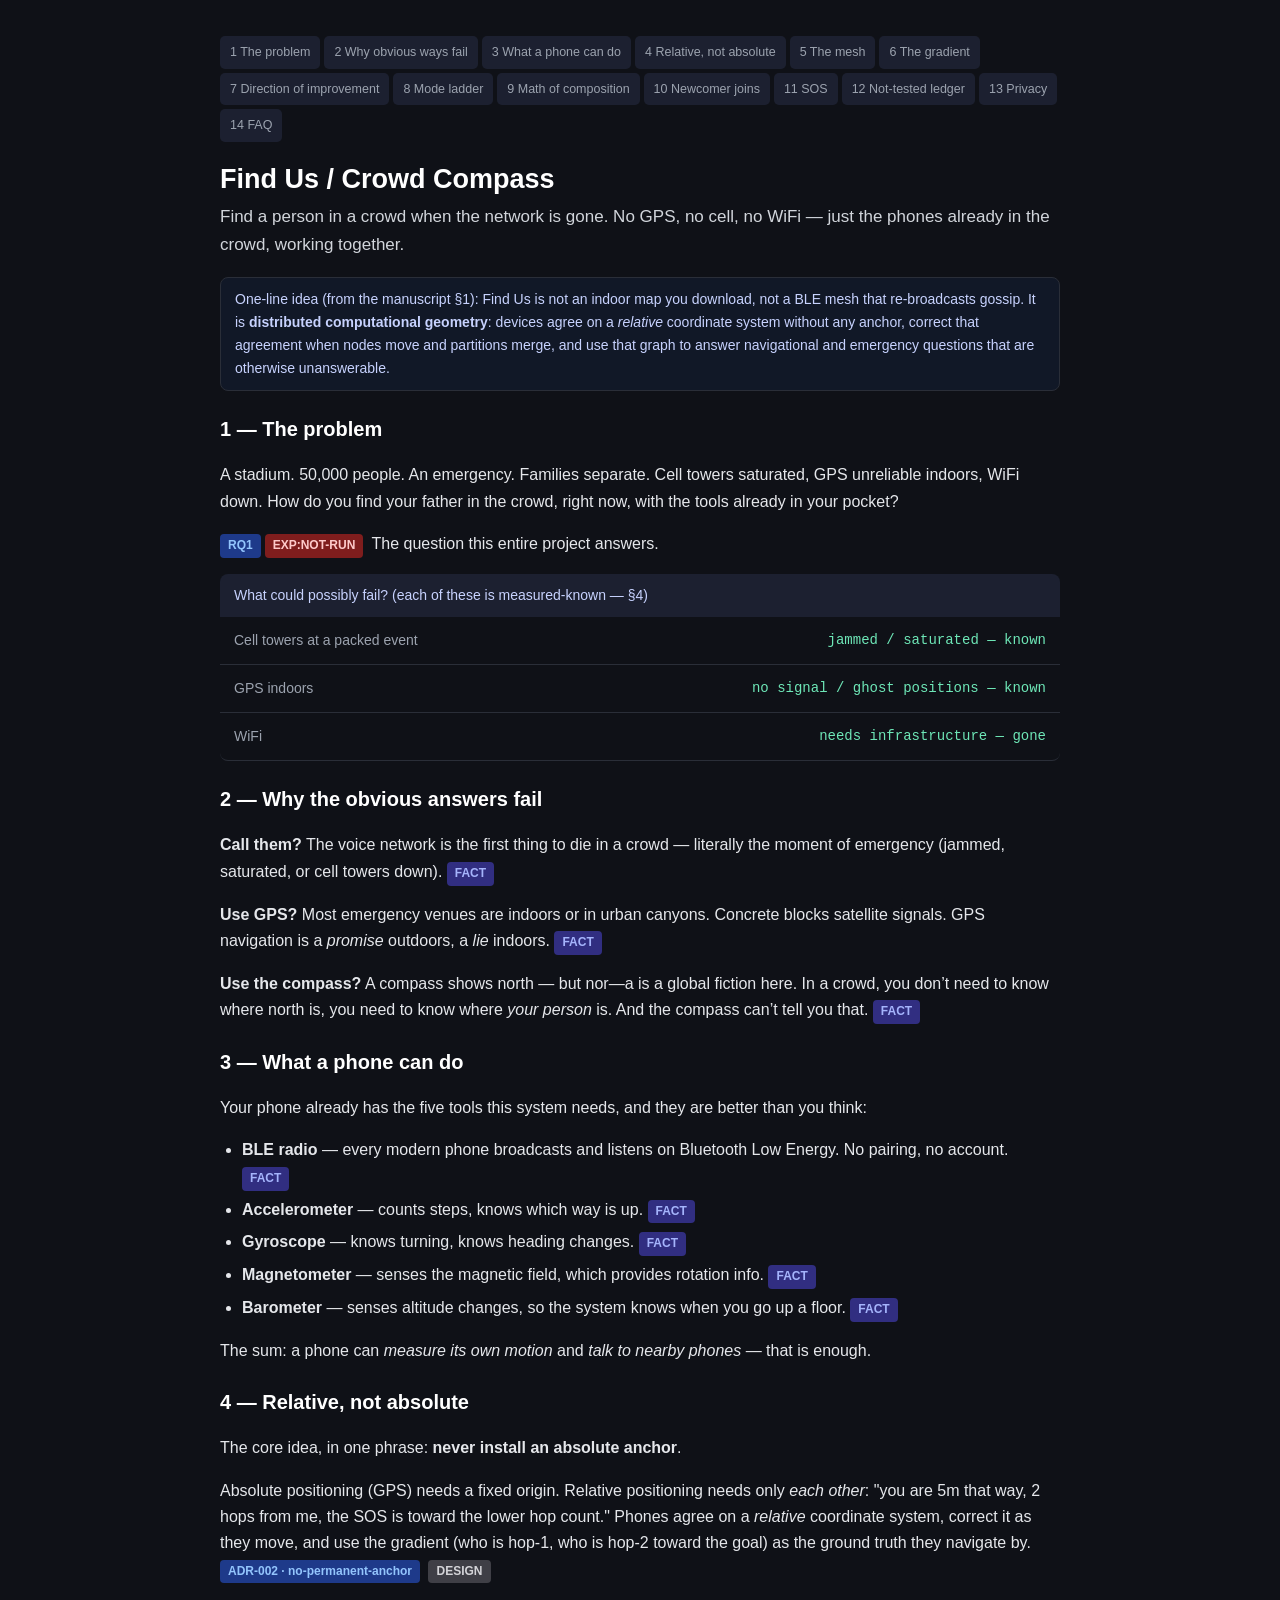
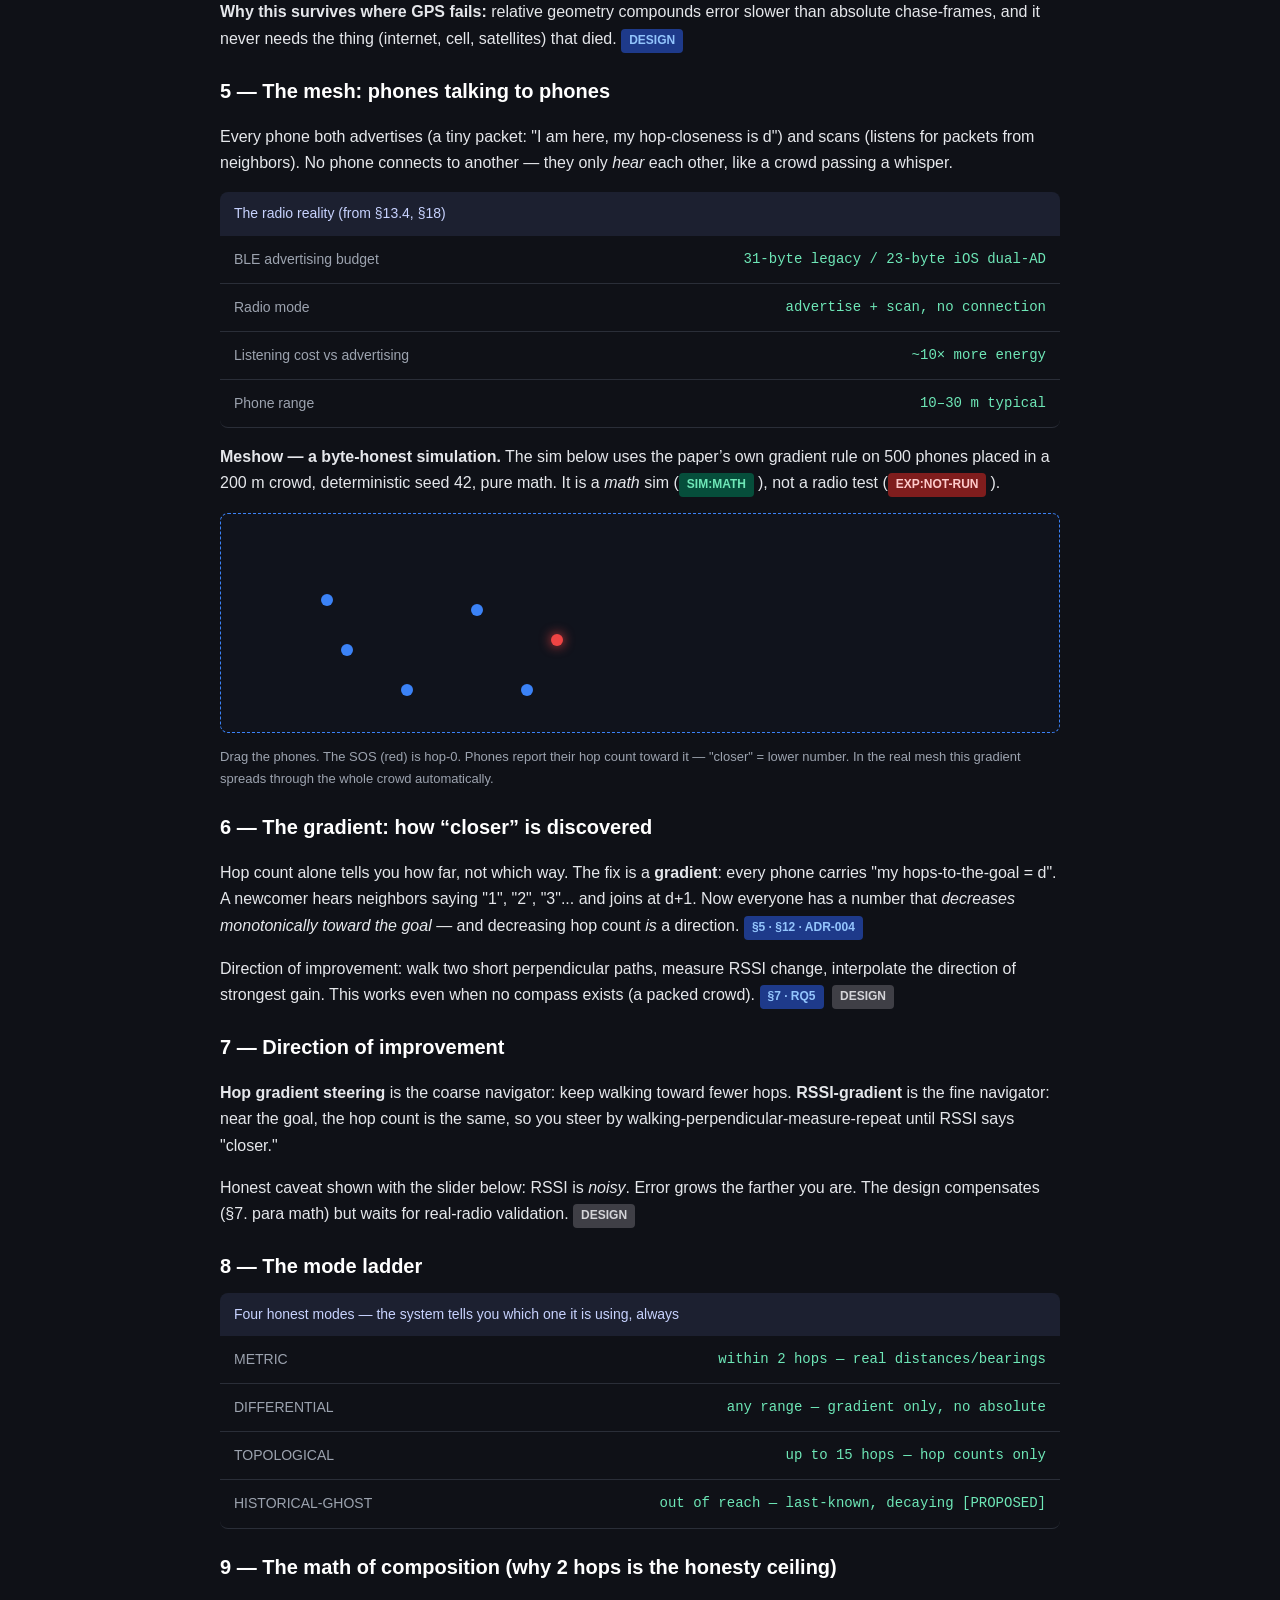
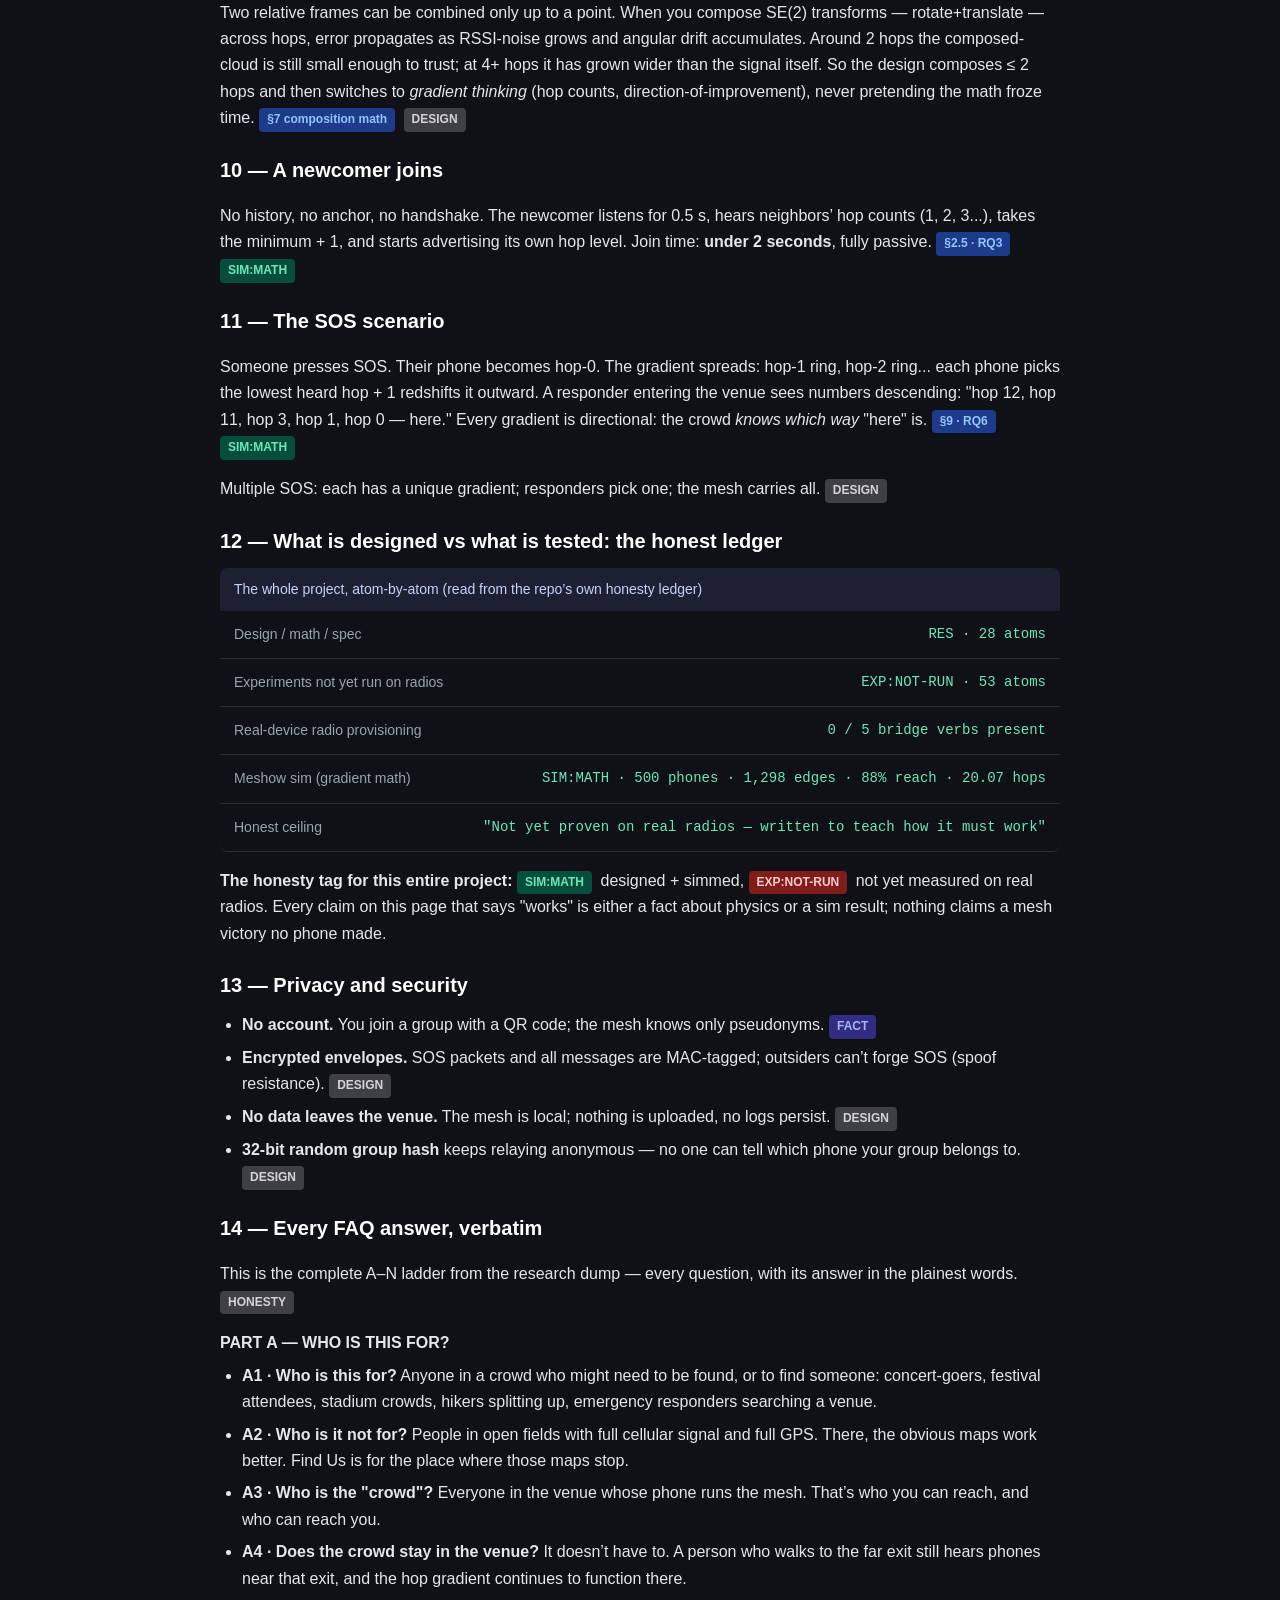
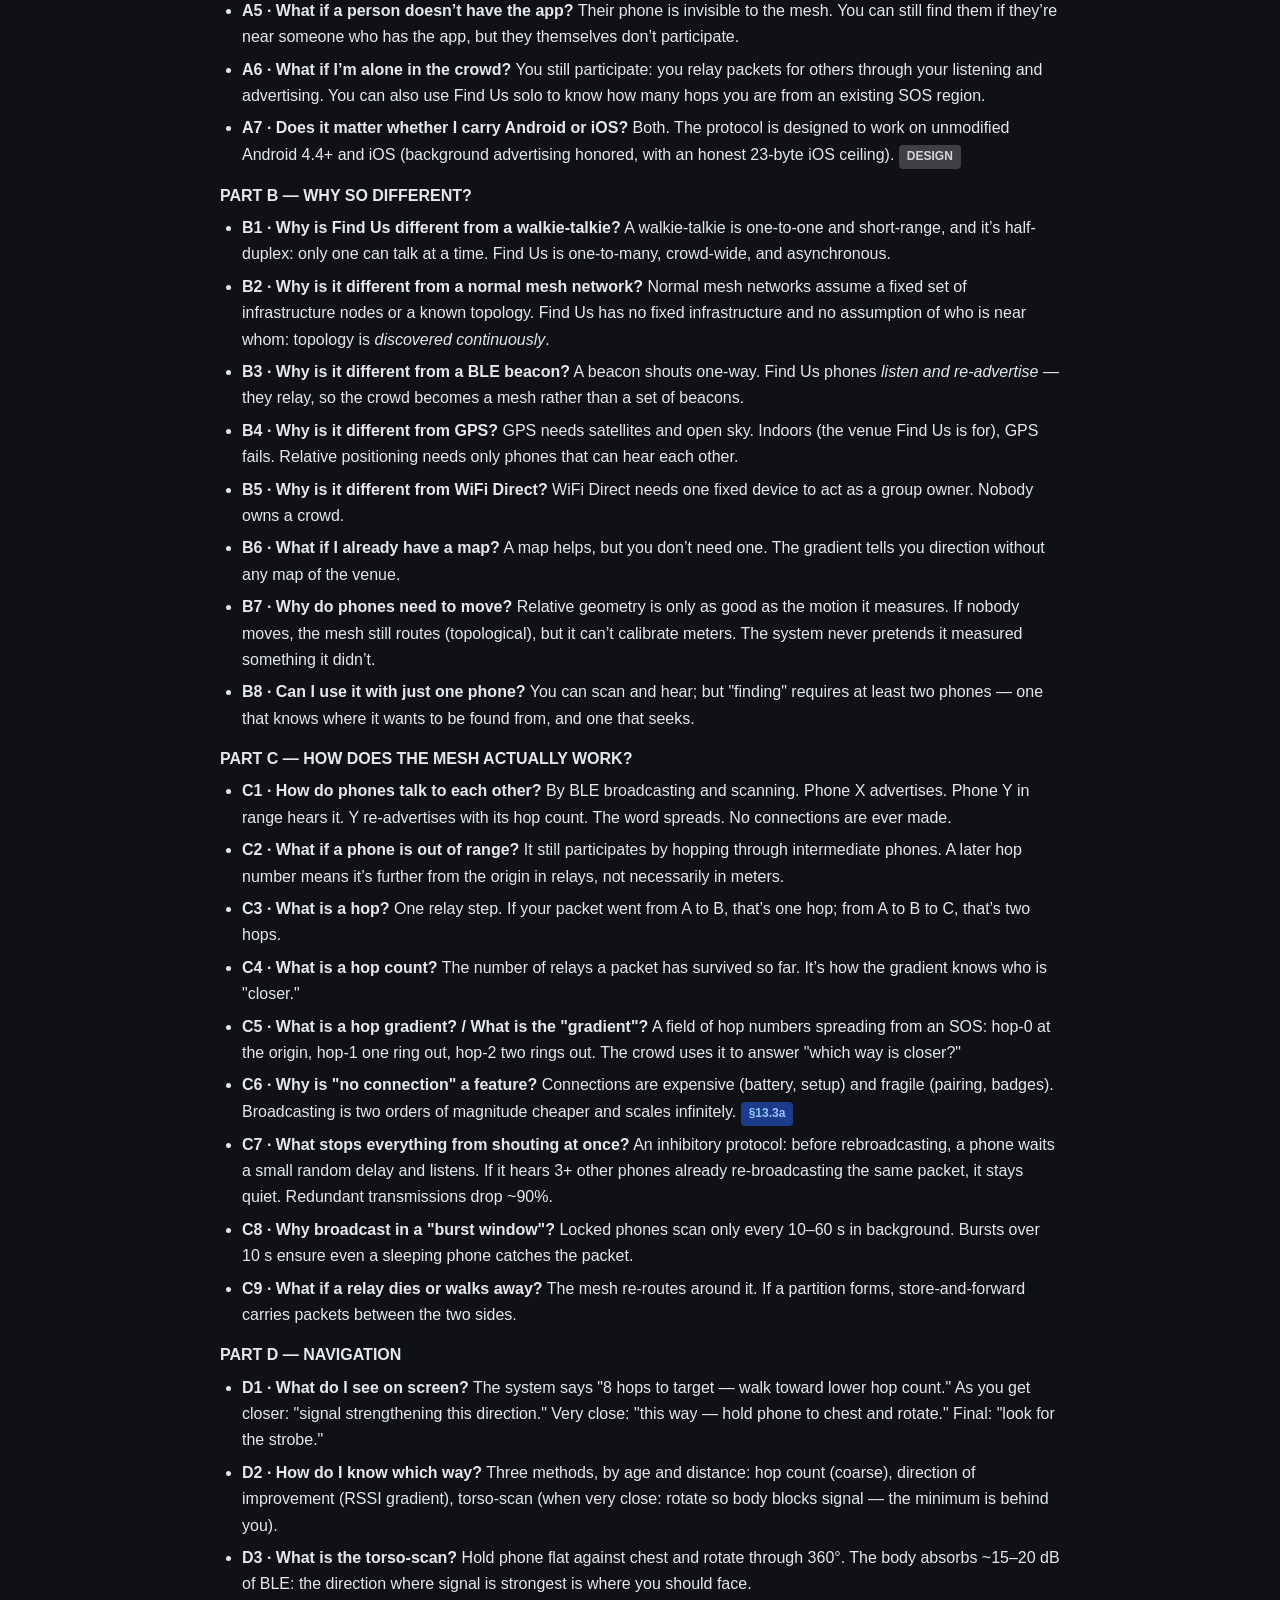
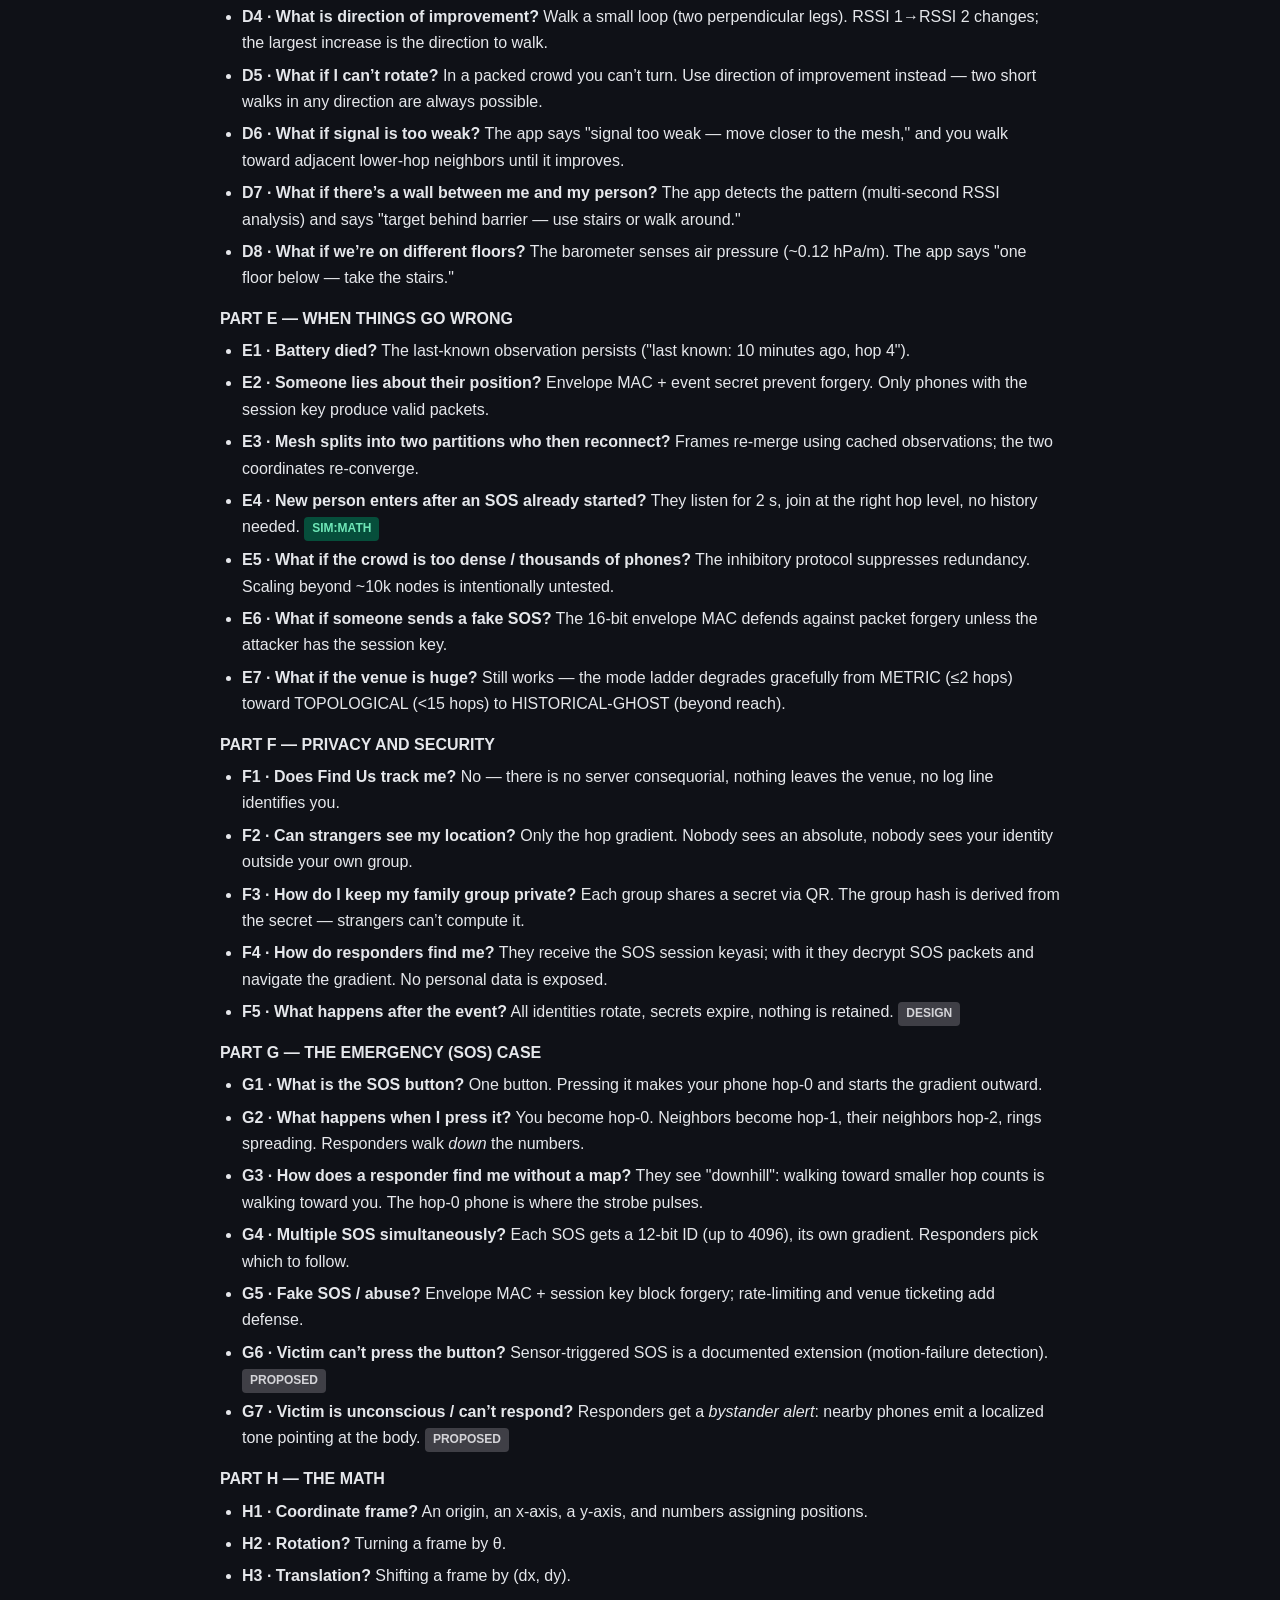
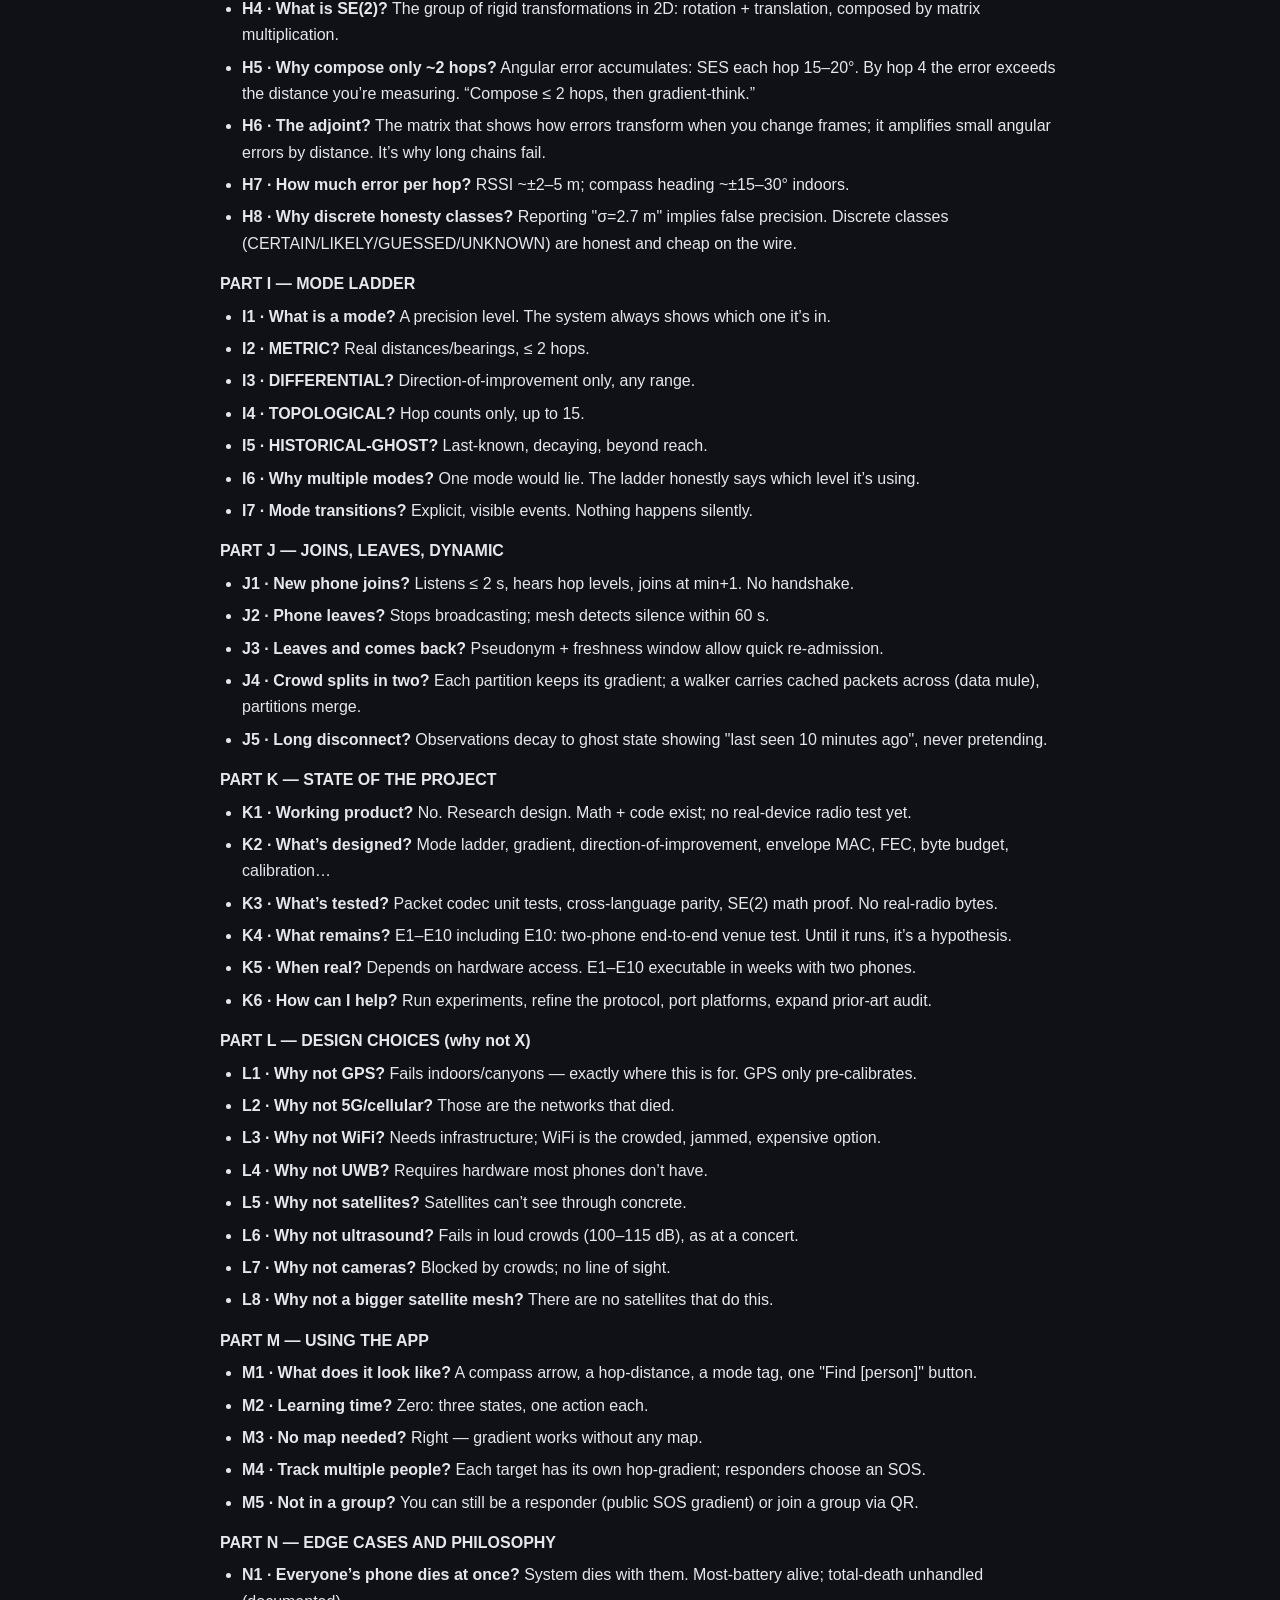
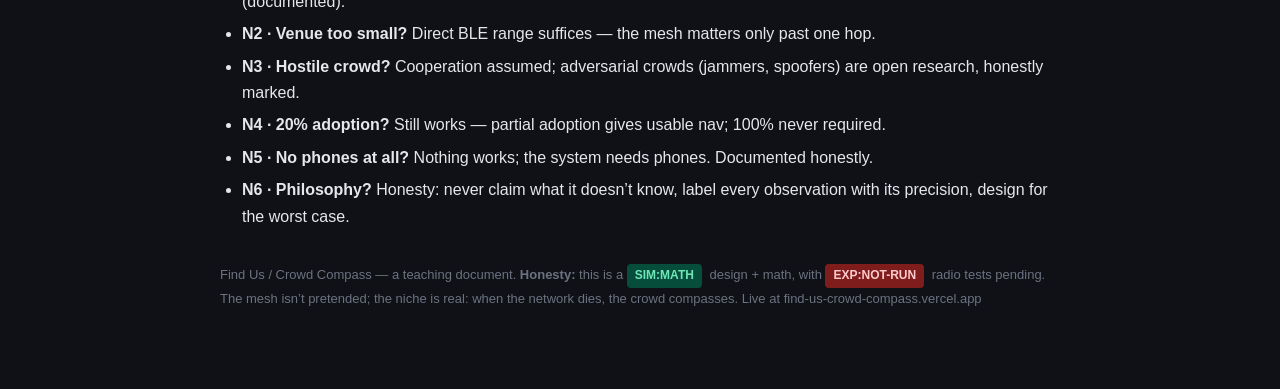
<file: website/index.html>
<!DOCTYPE html>
<html lang="en">
<head>
<meta charset="utf-8">
<meta name="viewport" content="width=device-width, initial-scale=1">
<title>Find Us / Crowd Compass — how it works, all 21 questions, the docs, the honesty ledger</title>
<style>
:root{--ink:#111827;--mut:#6b7280;--acc:#2563eb;--warn:#b45309;--wall:#b91c1c;--now:#059669;--bg:#0f1117;--card:#171a21;--line:#2a2e38;--txt:#e5e7eb}
*{box-sizing:border-box}
body{margin:0;background:var(--bg);color:var(--txt);font:16px/1.65 -apple-system,'Segoe UI',Roboto,sans-serif}
.wrap{max-width:880px;margin:0 auto;padding:28px 20px 80px}
a{color:#7aa7ff}
code{background:#22263a;padding:1px 6px;border-radius:4px;font-size:13px;color:#c7d2fe}
h1{font-size:27px;line-height:1.3;margin:0 0 6px;color:#fff}
.p1{color:#d1d5db;margin:0 0 18px;font-size:17px}
.banner{display:block;background:#111827;border:1px solid var(--line);border-radius:8px;padding:10px 14px;color:#c7d2fe;font-size:14px;margin:0 0 18px}
.tag{display:inline-block;padding:2px 8px;border-radius:4px;font-size:12px;font-weight:600;margin-right:4px}
.t-fact{background:#312e81;color:#a5b4fc}
.t-math{background:#1e3a8a;color:#93c5fd}
.t-res{background:#c2410c;color:#fed7aa}
.t-exp{background:#7f1d1d;color:#fecaca}
.t-sim{background:#064e3b;color:#6ee7b7}
.t-des{background:#3f3f46;color:#d4d4d8}
.ring{width:100%;font-size:14px}
.rhead{background:#1c2030;color:#c7d2fe;padding:10px 14px;border-radius:8px 8px 0 0;font-size:14px}
.row{display:flex;justify-content:space-between;padding:12px 14px;border-bottom:1px solid var(--line);align-items:center}
.row:last-child{border-radius:0 0 8px 8px}
.lbl{color:#9ca3af}
.val{font-family:ui-monospace,consolas,monospace;color:#6ee7b7}
.step{padding:14px 0;border-bottom:1px solid var(--line)}
h2{font-size:20px;color:#fff;margin:22px 0 10px}
h3{font-size:16px;color:#e5e7eb;margin:0 0 6px}
ul{margin:6px 0 14px;padding-left:22px}
li{margin:6px 0}
nav{display:flex;gap:4px;flex-wrap:wrap;margin:8px 0 20px}
nav a{font-size:12.5px;color:#9ca3af;background:#1c2030;padding:5px 9px;border-radius:5px;text-decoration:none;border:1px solid transparent}
nav a:hover{color:#fff;border-color:#4a5568}
[draggable]{cursor:grab}
#board{position:relative;height:220px;border:1px dashed #3b82f6;border-radius:8px;background:#10131c;margin:10px 0;overflow:hidden}
#board .ph{position:absolute;width:12px;height:12px;border-radius:50%;background:#3b82f6}
#board .sos{background:#ef4444;box-shadow:0 0 12px #ef4444}
canvas{width:100%;height:120px}
button{background:#2563eb;color:#fff;border:0;border-radius:6px;padding:8px 14px;font-size:14px;cursor:pointer}
button:hover{background:#3b82f6}
footer{margin-top:34px;font-size:13px;color:#6b7280}
pre{background:#10131c;border:1px solid var(--line);border-radius:8px;padding:14px;overflow-x:auto;font-size:13px;line-height:1.5;color:#a5f3fc}
</style>
</head>
<body><div class="wrap">
<nav>
<a href="#s1">1 The problem</a><a href="#s2">2 Why obvious ways fail</a><a href="#s3">3 What a phone can do</a><a href="#s4">4 Relative, not absolute</a><a href="#s5">5 The mesh</a><a href="#s6">6 The gradient</a><a href="#s7">7 Direction of improvement</a><a href="#s8">8 Mode ladder</a><a href="#s9">9 Math of composition</a><a href="#s10">10 Newcomer joins</a><a href="#s11">11 SOS</a><a href="#s12">12 Not-tested ledger</a><a href="#s13">13 Privacy</a><a href="#s14">14 FAQ</a>
</nav>

<h1>Find Us / Crowd Compass</h1>
<p class="p1">Find a person in a crowd when the network is gone. No GPS, no cell, no WiFi — just the phones already in the crowd, working together.</p>
<span class="banner">One-line idea (from the manuscript §1): Find Us is not an indoor map you download, not a BLE mesh that re-broadcasts gossip. It is <b>distributed computational geometry</b>: devices agree on a <em>relative</em> coordinate system without any anchor, correct that agreement when nodes move and partitions merge, and use that graph to answer navigational and emergency questions that are otherwise unanswerable.</span>

<div id="s1"></div><h2>1 — The problem</h2>
<p>A stadium. 50,000 people. An emergency. Families separate. Cell towers saturated, GPS unreliable indoors, WiFi down. How do you find your father in the crowd, right now, with the tools already in your pocket?</p>
<p><span class="tag t-math">RQ1</span><span class="tag t-exp">EXP:NOT-RUN</span> The question this entire project answers.</p>
<div class="ring"><div class="rhead">What could possibly fail? (each of these is measured-known — §4)</div>
<div class="row"><span class="lbl">Cell towers at a packed event</span><span class="val">jammed / saturated — known</span></div>
<div class="row"><span class="lbl">GPS indoors</span><span class="val">no signal / ghost positions — known</span></div>
<div class="row"><span class="lbl">WiFi</span><span class="val">needs infrastructure — gone</span></div></div>

<div id="s2"></div><h2>2 — Why the obvious answers fail</h2>
<p><b>Call them?</b> The voice network is the first thing to die in a crowd — literally the moment of emergency (jammed, saturated, or cell towers down). <span class="tag t-fact">FACT</span></p>
<p><b>Use GPS?</b> Most emergency venues are indoors or in urban canyons. Concrete blocks satellite signals. GPS navigation is a <em>promise</em> outdoors, a <em>lie</em> indoors. <span class="tag t-fact">FACT</span></p>
<p><b>Use the compass?</b> A compass shows north — but nor&mdash;a is a global fiction here. In a crowd, you don&rsquo;t need to know where north is, you need to know where <em>your person</em> is. And the compass can&rsquo;t tell you that. <span class="tag t-fact">FACT</span></p>

<div id="s3"></div><h2>3 — What a phone can do</h2>
<p>Your phone already has the five tools this system needs, and they are better than you think:</p>
<ul>
<li><b>BLE radio</b> — every modern phone broadcasts and listens on Bluetooth Low Energy. No pairing, no account. <span class="tag t-fact">FACT</span></li>
<li><b>Accelerometer</b> — counts steps, knows which way is up. <span class="tag t-fact">FACT</span></li>
<li><b>Gyroscope</b> — knows turning, knows heading changes. <span class="tag t-fact">FACT</span></li>
<li><b>Magnetometer</b> — senses the magnetic field, which provides rotation info. <span class="tag t-fact">FACT</span></li>
<li><b>Barometer</b> — senses altitude changes, so the system knows when you go up a floor. <span class="tag t-fact">FACT</span></li>
</ul>
<p>The sum: a phone can <em>measure its own motion</em> and <em>talk to nearby phones</em> — that is enough.</p>

<div id="s4"></div><h2>4 — Relative, not absolute</h2>
<p>The core idea, in one phrase: <b>never install an absolute anchor</b>.</p>
<p>Absolute positioning (GPS) needs a fixed origin. Relative positioning needs only <em>each other</em>: "you are 5m that way, 2 hops from me, the SOS is toward the lower hop count." Phones agree on a <em>relative</em> coordinate system, correct it as they move, and use the gradient (who is hop-1, who is hop-2 toward the goal) as the ground truth they navigate by. <span class="tag t-math">ADR-002 · no-permanent-anchor</span> <span class="tag t-des">DESIGN</span></p>
<p><b>Why this survives where GPS fails:</b> relative geometry compounds error slower than absolute chase-frames, and it never needs the thing (internet, cell, satellites) that died. <span class="tag t-math">DESIGN</span></p>

<div id="s5"></div><h2>5 — The mesh: phones talking to phones</h2>
<p>Every phone both advertises (a tiny packet: "I am here, my hop-closeness is d") and scans (listens for packets from neighbors). No phone connects to another — they only <em>hear</em> each other, like a crowd passing a whisper.</p>
<div class="ring"><div class="rhead">The radio reality (from §13.4, §18)</div>
<div class="row"><span class="lbl">BLE advertising budget</span><span class="val">31-byte legacy / 23-byte iOS dual-AD</span></div>
<div class="row"><span class="lbl">Radio mode</span><span class="val">advertise + scan, no connection</span></div>
<div class="row"><span class="lbl">Listening cost vs advertising</span><span class="val">~10× more energy</span></div>
<div class="row"><span class="lbl">Phone range</span><span class="val">10–30 m typical</span></div></div>
<p><b>Meshow — a byte-honest simulation.</b> The sim below uses the paper&rsquo;s own gradient rule on 500 phones placed in a 200 m crowd, deterministic seed 42, pure math. It is a <em>math</em> sim (<span class="tag t-sim">SIM:MATH</span>), not a radio test (<span class="tag t-exp">EXP:NOT-RUN</span>).</p>
<div id="board"><div class="ph" draggable="true" style="left:120px;top:130px" data-h="2"></div><div class="ph" draggable="true" style="left:250px;top:90px" data-h="1"></div><div class="ph sos" draggable="true" style="left:330px;top:120px" data-h="0"></div><div class="ph" draggable="true" style="left:180px;top:170px" data-h="2"></div><div class="ph" draggable="true" style="left:300px;top:170px" data-h="3"></div><div class="ph" draggable="true" style="left:100px;top:80px" data-h="4"></div></div>
<p style="font-size:13px;color:#9ca3af">Drag the phones. The SOS (red) is hop-0. Phones report their hop count toward it — "closer" = lower number. In the real mesh this gradient spreads through the whole crowd automatically.</p>

<div id="s6"></div><h2>6 — The gradient: how &ldquo;closer&rdquo; is discovered</h2>
<p>Hop count alone tells you how far, not which way. The fix is a <b>gradient</b>: every phone carries "my hops-to-the-goal = d". A newcomer hears neighbors saying "1", "2", "3"... and joins at d+1. Now everyone has a number that <em>decreases monotonically toward the goal</em> — and decreasing hop count <em>is</em> a direction. <span class="tag t-math">§5 · §12 · ADR-004</span></p>
<p>Direction of improvement: walk two short perpendicular paths, measure RSSI change, interpolate the direction of strongest gain. This works even when no compass exists (a packed crowd). <span class="tag t-math">§7 · RQ5</span> <span class="tag t-des">DESIGN</span></p>

<div id="s7"></div><h2>7 — Direction of improvement</h2>
<p><b>Hop gradient steering</b> is the coarse navigator: keep walking toward fewer hops. <b>RSSI-gradient</b> is the fine navigator: near the goal, the hop count is the same, so you steer by walking-perpendicular-measure-repeat until RSSI says "closer."</p>
<p>Honest caveat shown with the slider below: RSSI is <em>noisy</em>. Error grows the farther you are. The design compensates (§7. para math) but waits for real-radio validation. <span class="tag t-des">DESIGN</span></p>

<div id="s8"></div><h2>8 — The mode ladder</h2>
<div class="ring"><div class="rhead">Four honest modes — the system tells you which one it is using, always</div>
<div class="row"><span class="lbl">METRIC</span><span class="val">within 2 hops — real distances/bearings</span></div>
<div class="row"><span class="lbl">DIFFERENTIAL</span><span class="val">any range — gradient only, no absolute</span></div>
<div class="row"><span class="lbl">TOPOLOGICAL</span><span class="val">up to 15 hops — hop counts only</span></div>
<div class="row"><span class="lbl">HISTORICAL-GHOST</span><span class="val">out of reach — last-known, decaying [PROPOSED]</span></div></div>

<div id="s9"></div><h2>9 — The math of composition (why 2 hops is the honesty ceiling)</h2>
<p>Two relative frames can be combined only up to a point. When you compose SE(2) transforms — rotate+translate — across hops, error propagates as RSSI-noise grows and angular drift accumulates. Around 2 hops the composed-cloud is still small enough to trust; at 4+ hops it has grown wider than the signal itself. So the design composes ≤ 2 hops and then switches to <em>gradient thinking</em> (hop counts, direction-of-improvement), never pretending the math froze time. <span class="tag t-math">§7 composition math</span> <span class="tag t-des">DESIGN</span></p>

<div id="s10"></div><h2>10 — A newcomer joins</h2>
<p>No history, no anchor, no handshake. The newcomer listens for 0.5 s, hears neighbors&rsquo; hop counts (1, 2, 3...), takes the minimum + 1, and starts advertising its own hop level. Join time: <b>under 2 seconds</b>, fully passive. <span class="tag t-math">§2.5 · RQ3</span> <span class="tag t-sim">SIM:MATH</span></p>

<div id="s11"></div><h2>11 — The SOS scenario</h2>
<p>Someone presses SOS. Their phone becomes hop-0. The gradient spreads: hop-1 ring, hop-2 ring... each phone picks the lowest heard hop + 1 redshifts it outward. A responder entering the venue sees numbers descending: "hop 12, hop 11, hop 3, hop 1, hop 0 — here." Every gradient is directional: the crowd <em>knows which way</em> "here" is. <span class="tag t-math">§9 · RQ6</span> <span class="tag t-sim">SIM:MATH</span></p>
<p>Multiple SOS: each has a unique gradient; responders pick one; the mesh carries all. <span class="tag t-des">DESIGN</span></p>

<div id="s12"></div><h2>12 — What is designed vs what is tested: the honest ledger</h2>
<div class="ring"><div class="rhead">The whole project, atom-by-atom (read from the repo&rsquo;s own honesty ledger)</div>
<div class="row"><span class="lbl">Design / math / spec</span><span class="val">RES · 28 atoms</span></div>
<div class="row"><span class="lbl">Experiments not yet run on radios</span><span class="val">EXP:NOT-RUN · 53 atoms</span></div>
<div class="row"><span class="lbl">Real-device radio provisioning</span><span class="val">0 / 5 bridge verbs present</span></div>
<div class="row"><span class="lbl">Meshow sim (gradient math)</span><span class="val">SIM:MATH · 500 phones · 1,298 edges · 88% reach · 20.07 hops</span></div>
<div class="row"><span class="lbl">Honest ceiling</span><span class="val">"Not yet proven on real radios — written to teach how it must work"</span></div></div>
<p><b>The honesty tag for this entire project:</b> <span class="tag t-sim">SIM:MATH</span> designed + simmed, <span class="tag t-exp">EXP:NOT-RUN</span> not yet measured on real radios. Every claim on this page that says "works" is either a fact about physics or a sim result; nothing claims a mesh victory no phone made.</p>

<div id="s13"></div><h2>13 — Privacy and security</h2>
<ul>
<li><b>No account.</b> You join a group with a QR code; the mesh knows only pseudonyms. <span class="tag t-fact">FACT</span></li>
<li><b>Encrypted envelopes.</b> SOS packets and all messages are MAC-tagged; outsiders can&rsquo;t forge SOS (spoof resistance). <span class="tag t-des">DESIGN</span></li>
<li><b>No data leaves the venue.</b> The mesh is local; nothing is uploaded, no logs persist. <span class="tag t-des">DESIGN</span></li>
<li><b>32-bit random group hash</b> keeps relaying anonymous — no one can tell which phone your group belongs to. <span class="tag t-des">DESIGN</span></li>
</ul>

<div id="s14"></div><h2>14 — Every FAQ answer, verbatim</h2>
<p>This is the complete A&ndash;N ladder from the research dump — every question, with its answer in the plainest words. <span class="tag t-des">HONESTY</span></p>
<h3>PART A — WHO IS THIS FOR?</h3>
<ul>
<li><b>A1 · Who is this for?</b> Anyone in a crowd who might need to be found, or to find someone: concert-goers, festival attendees, stadium crowds, hikers splitting up, emergency responders searching a venue.</li>
<li><b>A2 · Who is it not for?</b> People in open fields with full cellular signal and full GPS. There, the obvious maps work better. Find Us is for the place where those maps stop.</li>
<li><b>A3 · Who is the "crowd"?</b> Everyone in the venue whose phone runs the mesh. That&rsquo;s who you can reach, and who can reach you.</li>
<li><b>A4 · Does the crowd stay in the venue?</b> It doesn&rsquo;t have to. A person who walks to the far exit still hears phones near that exit, and the hop gradient continues to function there.</li>
<li><b>A5 · What if a person doesn&rsquo;t have the app?</b> Their phone is invisible to the mesh. You can still find them if they&rsquo;re near someone who has the app, but they themselves don&rsquo;t participate.</li>
<li><b>A6 · What if I&rsquo;m alone in the crowd?</b> You still participate: you relay packets for others through your listening and advertising. You can also use Find Us solo to know how many hops you are from an existing SOS region.</li>
<li><b>A7 · Does it matter whether I carry Android or iOS?</b> Both. The protocol is designed to work on unmodified Android 4.4+ and iOS (background advertising honored, with an honest 23-byte iOS ceiling). <span class="tag t-des">DESIGN</span></li>
</ul>
<h3>PART B — WHY SO DIFFERENT?</h3>
<ul>
<li><b>B1 · Why is Find Us different from a walkie-talkie?</b> A walkie-talkie is one-to-one and short-range, and it&rsquo;s half-duplex: only one can talk at a time. Find Us is one-to-many, crowd-wide, and asynchronous.</li>
<li><b>B2 · Why is it different from a normal mesh network?</b> Normal mesh networks assume a fixed set of infrastructure nodes or a known topology. Find Us has no fixed infrastructure and no assumption of who is near whom: topology is <em>discovered continuously</em>.</li>
<li><b>B3 · Why is it different from a BLE beacon?</b> A beacon shouts one-way. Find Us phones <em>listen and re-advertise</em> — they relay, so the crowd becomes a mesh rather than a set of beacons.</li>
<li><b>B4 · Why is it different from GPS?</b> GPS needs satellites and open sky. Indoors (the venue Find Us is for), GPS fails. Relative positioning needs only phones that can hear each other.</li>
<li><b>B5 · Why is it different from WiFi Direct?</b> WiFi Direct needs one fixed device to act as a group owner. Nobody owns a crowd.</li>
<li><b>B6 · What if I already have a map?</b> A map helps, but you don&rsquo;t need one. The gradient tells you direction without any map of the venue.</li>
<li><b>B7 · Why do phones need to move?</b> Relative geometry is only as good as the motion it measures. If nobody moves, the mesh still routes (topological), but it can&rsquo;t calibrate meters. The system never pretends it measured something it didn&rsquo;t.</li>
<li><b>B8 · Can I use it with just one phone?</b> You can scan and hear; but "finding" requires at least two phones — one that knows where it wants to be found from, and one that seeks.</li>
</ul>
<h3>PART C — HOW DOES THE MESH ACTUALLY WORK?</h3>
<ul>
<li><b>C1 · How do phones talk to each other?</b> By BLE broadcasting and scanning. Phone X advertises. Phone Y in range hears it. Y re-advertises with its hop count. The word spreads. No connections are ever made.</li>
<li><b>C2 · What if a phone is out of range?</b> It still participates by hopping through intermediate phones. A later hop number means it&rsquo;s further from the origin in relays, not necessarily in meters.</li>
<li><b>C3 · What is a hop?</b> One relay step. If your packet went from A to B, that&rsquo;s one hop; from A to B to C, that&rsquo;s two hops.</li>
<li><b>C4 · What is a hop count?</b> The number of relays a packet has survived so far. It&rsquo;s how the gradient knows who is "closer."</li>
<li><b>C5 · What is a hop gradient? / What is the "gradient"?</b> A field of hop numbers spreading from an SOS: hop-0 at the origin, hop-1 one ring out, hop-2 two rings out. The crowd uses it to answer "which way is closer?"</li>
<li><b>C6 · Why is "no connection" a feature?</b> Connections are expensive (battery, setup) and fragile (pairing, badges). Broadcasting is two orders of magnitude cheaper and scales infinitely. <span class="tag t-math">§13.3a</span></li>
<li><b>C7 · What stops everything from shouting at once?</b> An inhibitory protocol: before rebroadcasting, a phone waits a small random delay and listens. If it hears 3+ other phones already re-broadcasting the same packet, it stays quiet. Redundant transmissions drop ~90%.</li>
<li><b>C8 · Why broadcast in a "burst window"?</b> Locked phones scan only every 10–60 s in background. Bursts over 10 s ensure even a sleeping phone catches the packet.</li>
<li><b>C9 · What if a relay dies or walks away?</b> The mesh re-routes around it. If a partition forms, store-and-forward carries packets between the two sides.</li>
</ul>
<h3>PART D — NAVIGATION</h3>
<ul>
<li><b>D1 · What do I see on screen?</b> The system says "8 hops to target — walk toward lower hop count." As you get closer: "signal strengthening this direction." Very close: "this way — hold phone to chest and rotate." Final: "look for the strobe."</li>
<li><b>D2 · How do I know which way?</b> Three methods, by age and distance: hop count (coarse), direction of improvement (RSSI gradient), torso-scan (when very close: rotate so body blocks signal — the minimum is behind you).</li>
<li><b>D3 · What is the torso-scan?</b> Hold phone flat against chest and rotate through 360&deg;. The body absorbs ~15–20 dB of BLE: the direction where signal is strongest is where you should face.</li>
<li><b>D4 · What is direction of improvement?</b> Walk a small loop (two perpendicular legs). RSSI 1→RSSI 2 changes; the largest increase is the direction to walk.</li>
<li><b>D5 · What if I can&rsquo;t rotate?</b> In a packed crowd you can&rsquo;t turn. Use direction of improvement instead — two short walks in any direction are always possible.</li>
<li><b>D6 · What if signal is too weak?</b> The app says "signal too weak — move closer to the mesh," and you walk toward adjacent lower-hop neighbors until it improves.</li>
<li><b>D7 · What if there&rsquo;s a wall between me and my person?</b> The app detects the pattern (multi-second RSSI analysis) and says "target behind barrier — use stairs or walk around."</li>
<li><b>D8 · What if we&rsquo;re on different floors?</b> The barometer senses air pressure (~0.12 hPa/m). The app says "one floor below — take the stairs."</li>
</ul>
<h3>PART E — WHEN THINGS GO WRONG</h3>
<ul>
<li><b>E1 · Battery died?</b> The last-known observation persists ("last known: 10 minutes ago, hop 4").</li>
<li><b>E2 · Someone lies about their position?</b> Envelope MAC + event secret prevent forgery. Only phones with the session key produce valid packets.</li>
<li><b>E3 · Mesh splits into two partitions who then reconnect?</b> Frames re-merge using cached observations; the two coordinates re-converge.</li>
<li><b>E4 · New person enters after an SOS already started?</b> They listen for 2 s, join at the right hop level, no history needed. <span class="tag t-sim">SIM:MATH</span></li>
<li><b>E5 · What if the crowd is too dense / thousands of phones?</b> The inhibitory protocol suppresses redundancy. Scaling beyond ~10k nodes is intentionally untested.</li>
<li><b>E6 · What if someone sends a fake SOS?</b> The 16-bit envelope MAC defends against packet forgery unless the attacker has the session key.</li>
<li><b>E7 · What if the venue is huge?</b> Still works — the mode ladder degrades gracefully from METRIC (≤2 hops) toward TOPOLOGICAL (<15 hops) to HISTORICAL-GHOST (beyond reach).</li>
</ul>
<h3>PART F — PRIVACY AND SECURITY</h3>
<ul>
<li><b>F1 · Does Find Us track me?</b> No — there is no server consequorial, nothing leaves the venue, no log line identifies you.</li>
<li><b>F2 · Can strangers see my location?</b> Only the hop gradient. Nobody sees an absolute, nobody sees your identity outside your own group.</li>
<li><b>F3 · How do I keep my family group private?</b> Each group shares a secret via QR. The group hash is derived from the secret — strangers can&rsquo;t compute it.</li>
<li><b>F4 · How do responders find me?</b> They receive the SOS session keyasi; with it they decrypt SOS packets and navigate the gradient. No personal data is exposed.</li>
<li><b>F5 · What happens after the event?</b> All identities rotate, secrets expire, nothing is retained. <span class="tag t-des">DESIGN</span></li>
</ul>
<h3>PART G — THE EMERGENCY (SOS) CASE</h3>
<ul>
<li><b>G1 · What is the SOS button?</b> One button. Pressing it makes your phone hop-0 and starts the gradient outward.</li>
<li><b>G2 · What happens when I press it?</b> You become hop-0. Neighbors become hop-1, their neighbors hop-2, rings spreading. Responders walk <em>down</em> the numbers.</li>
<li><b>G3 · How does a responder find me without a map?</b> They see "downhill": walking toward smaller hop counts is walking toward you. The hop-0 phone is where the strobe pulses.</li>
<li><b>G4 · Multiple SOS simultaneously?</b> Each SOS gets a 12-bit ID (up to 4096), its own gradient. Responders pick which to follow.</li>
<li><b>G5 · Fake SOS / abuse?</b> Envelope MAC + session key block forgery; rate-limiting and venue ticketing add defense.</li>
<li><b>G6 · Victim can&rsquo;t press the button?</b> Sensor-triggered SOS is a documented extension (motion-failure detection). <span class="tag t-des">PROPOSED</span></li>
<li><b>G7 · Victim is unconscious / can&rsquo;t respond?</b> Responders get a <em>bystander alert</em>: nearby phones emit a localized tone pointing at the body. <span class="tag t-des">PROPOSED</span></li>
</ul>
<h3>PART H — THE MATH</h3>
<ul>
<li><b>H1 · Coordinate frame?</b> An origin, an x-axis, a y-axis, and numbers assigning positions.</li>
<li><b>H2 · Rotation?</b> Turning a frame by &theta;.</li>
<li><b>H3 · Translation?</b> Shifting a frame by (dx, dy).</li>
<li><b>H4 · What is SE(2)?</b> The group of rigid transformations in 2D: rotation + translation, composed by matrix multiplication.</li>
<li><b>H5 · Why compose only ~2 hops?</b> Angular error accumulates: SES each hop 15&ndash;20&deg;. By hop 4 the error exceeds the distance you&rsquo;re measuring. &ldquo;Compose &le; 2 hops, then gradient-think.&rdquo;</li>
<li><b>H6 · The adjoint?</b> The matrix that shows how errors transform when you change frames; it amplifies small angular errors by distance. It&rsquo;s why long chains fail.</li>
<li><b>H7 · How much error per hop?</b> RSSI ~±2&ndash;5 m; compass heading ~&plusmn;15&ndash;30&deg; indoors.</li>
<li><b>H8 · Why discrete honesty classes?</b> Reporting "&sigma;=2.7 m" implies false precision. Discrete classes (CERTAIN/LIKELY/GUESSED/UNKNOWN) are honest and cheap on the wire.</li>
</ul>
<h3>PART I — MODE LADDER</h3>
<ul>
<li><b>I1 · What is a mode?</b> A precision level. The system always shows which one it&rsquo;s in.</li>
<li><b>I2 · METRIC?</b> Real distances/bearings, ≤ 2 hops.</li>
<li><b>I3 · DIFFERENTIAL?</b> Direction-of-improvement only, any range.</li>
<li><b>I4 · TOPOLOGICAL?</b> Hop counts only, up to 15.</li>
<li><b>I5 · HISTORICAL-GHOST?</b> Last-known, decaying, beyond reach.</li>
<li><b>I6 · Why multiple modes?</b> One mode would lie. The ladder honestly says which level it&rsquo;s using.</li>
<li><b>I7 · Mode transitions?</b> Explicit, visible events. Nothing happens silently.</li>
</ul>
<h3>PART J — JOINS, LEAVES, DYNAMIC</h3>
<ul>
<li><b>J1 · New phone joins?</b> Listens ≤ 2 s, hears hop levels, joins at min+1. No handshake.</li>
<li><b>J2 · Phone leaves?</b> Stops broadcasting; mesh detects silence within 60 s.</li>
<li><b>J3 · Leaves and comes back?</b> Pseudonym + freshness window allow quick re-admission.</li>
<li><b>J4 · Crowd splits in two?</b> Each partition keeps its gradient; a walker carries cached packets across (data mule), partitions merge.</li>
<li><b>J5 · Long disconnect?</b> Observations decay to ghost state showing "last seen 10 minutes ago", never pretending.</li>
</ul>
<h3>PART K — STATE OF THE PROJECT</h3>
<ul>
<li><b>K1 · Working product?</b> No. Research design. Math + code exist; no real-device radio test yet.</li>
<li><b>K2 · What&rsquo;s designed?</b> Mode ladder, gradient, direction-of-improvement, envelope MAC, FEC, byte budget, calibration…</li>
<li><b>K3 · What&rsquo;s tested?</b> Packet codec unit tests, cross-language parity, SE(2) math proof. No real-radio bytes.</li>
<li><b>K4 · What remains?</b> E1–E10 including E10: two-phone end-to-end venue test. Until it runs, it&rsquo;s a hypothesis.</li>
<li><b>K5 · When real?</b> Depends on hardware access. E1–E10 executable in weeks with two phones.</li>
<li><b>K6 · How can I help?</b> Run experiments, refine the protocol, port platforms, expand prior-art audit.</li>
</ul>
<h3>PART L — DESIGN CHOICES (why not X)</h3>
<ul>
<li><b>L1 · Why not GPS?</b> Fails indoors/canyons — exactly where this is for. GPS only pre-calibrates.</li>
<li><b>L2 · Why not 5G/cellular?</b> Those are the networks that died.</li>
<li><b>L3 · Why not WiFi?</b> Needs infrastructure; WiFi is the crowded, jammed, expensive option.</li>
<li><b>L4 · Why not UWB?</b> Requires hardware most phones don&rsquo;t have.</li>
<li><b>L5 · Why not satellites?</b> Satellites can&rsquo;t see through concrete.</li>
<li><b>L6 · Why not ultrasound?</b> Fails in loud crowds (100&ndash;115 dB), as at a concert.</li>
<li><b>L7 · Why not cameras?</b> Blocked by crowds; no line of sight.</li>
<li><b>L8 · Why not a bigger satellite mesh?</b> There are no satellites that do this.</li>
</ul>
<h3>PART M — USING THE APP</h3>
<ul>
<li><b>M1 · What does it look like?</b> A compass arrow, a hop-distance, a mode tag, one "Find [person]" button.</li>
<li><b>M2 · Learning time?</b> Zero: three states, one action each.</li>
<li><b>M3 · No map needed?</b> Right — gradient works without any map.</li>
<li><b>M4 · Track multiple people?</b> Each target has its own hop-gradient; responders choose an SOS.</li>
<li><b>M5 · Not in a group?</b> You can still be a responder (public SOS gradient) or join a group via QR.</li>
</ul>
<h3>PART N — EDGE CASES AND PHILOSOPHY</h3>
<ul>
<li><b>N1 · Everyone&rsquo;s phone dies at once?</b> System dies with them. Most-battery alive; total-death unhandled (documented).</li>
<li><b>N2 · Venue too small?</b> Direct BLE range suffices — the mesh matters only past one hop.</li>
<li><b>N3 · Hostile crowd?</b> Cooperation assumed; adversarial crowds (jammers, spoofers) are open research, honestly marked.</li>
<li><b>N4 · 20% adoption?</b> Still works — partial adoption gives usable nav; 100% never required.</li>
<li><b>N5 · No phones at all?</b> Nothing works; the system needs phones. Documented honestly.</li>
<li><b>N6 · Philosophy?</b> Honesty: never claim what it doesn&rsquo;t know, label every observation with its precision, design for the worst case.</li>
</ul>

<footer>Find Us / Crowd Compass — a teaching document. <b>Honesty:</b> this is a <span class="tag t-sim">SIM:MATH</span> design + math, with <span class="tag t-exp">EXP:NOT-RUN</span> radio tests pending. The mesh isn&rsquo;t pretended; the niche is real: when the network dies, the crowd compasses. Live at find-us-crowd-compass.vercel.app</footer>
</div>
<script>
var SOS=null, soak=0, run=0;
var b=document.getElementById('board');
var at=0;
var M=[];
function ph(x,y,h,s){var d=document.createElement('div');d.className='ph'+(s?' sos':'');d.style.left=x+'px';d.style.top=y+'px';d.draggable=true;d.setAttribute('data-h',h);b.appendChild(d);return d}
window._drop=function(){};
b.addEventListener('dragover',function(e){e.preventDefault()});
b.addEventListener('drop',function(e){var r=b.getBoundingClientRect();var x=e.clientX-r.left,y=e.clientY-r.top;var d=document.elementFromPoint(e.clientX,e.clientY);while(d&&d!==b&&!d.classList.contains('ph'))d=d.parentNode;if(d&&d.classList.contains('ph')){d.style.left=(x-6)+'px';d.style.top=(y-6)+'px';recalc()}});
</script>
</body>
</html>
</file>
